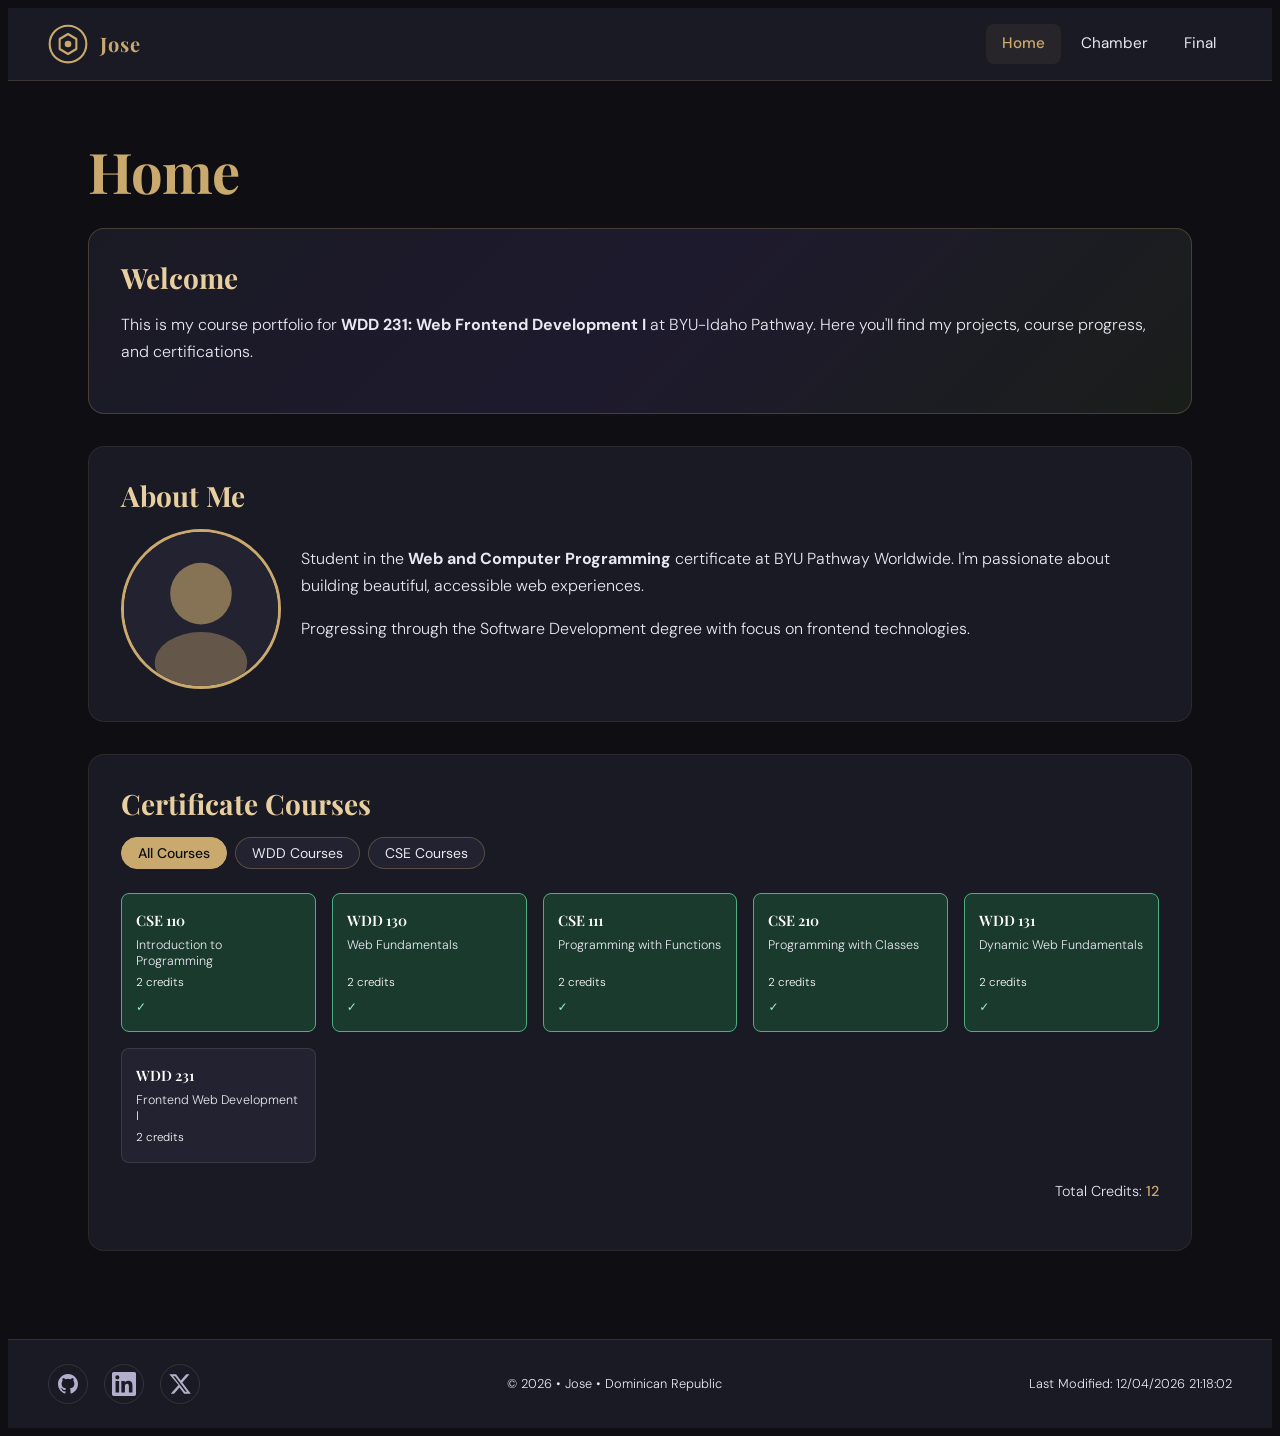
<file: index.html>
<!DOCTYPE html>
<html lang="en">
<head>
  <meta charset="UTF-8">
  <meta name="viewport" content="width=device-width, initial-scale=1.0">
  <meta name="description" content="Jose's WDD 231 course home page – Web Frontend Development portfolio at BYU-Idaho Pathway.">
  <meta name="author" content="Jose">
  <title>WDD 231 – Jose | Course Home</title>
  <link rel="preconnect" href="https://fonts.googleapis.com">
  <link rel="preconnect" href="https://fonts.gstatic.com" crossorigin>
  <link href="https://fonts.googleapis.com/css2?family=Playfair+Display:wght@600;700&family=DM+Sans:wght@300;400;500&display=swap" rel="stylesheet">

  <link rel="stylesheet" href="styles/small.css">
  <link rel="stylesheet" href="styles/large.css">
  <script src="scripts/navigation.js" defer></script>
  <script src="scripts/date.js" defer></script>
  <script src="scripts/course.js" defer></script>
</head>
<body>
  <header>
    <div class="header-brand">
      <svg class="site-logo" xmlns="http://www.w3.org/2000/svg" viewBox="0 0 48 48" aria-label="Site logo" role="img">
        <circle cx="24" cy="24" r="22" fill="none" stroke="currentColor" stroke-width="2.5"/>
        <path d="M14 18 L24 12 L34 18 L34 30 L24 36 L14 30 Z" fill="none" stroke="currentColor" stroke-width="2.5" stroke-linejoin="round"/>
        <circle cx="24" cy="24" r="4" fill="currentColor"/>
      </svg>
      <span class="site-name">Jose</span>
    </div>
    <button id="menu-btn" aria-label="Toggle navigation menu" aria-expanded="false">
      <span></span><span></span><span></span>
    </button>
    <nav id="main-nav">
      <ul>
        <li><a href="index.html" class="active">Home</a></li>
        <li><a href="chamber/directory.html">Chamber</a></li>
        <li><a href="final/index.html">Final</a></li>
      </ul>
    </nav>
  </header>

  <main>
    <h1>Home</h1>

    <section class="hero-section">
      <h2>Welcome</h2>
      <p>This is my course portfolio for <strong>WDD 231: Web Frontend Development I</strong> at BYU-Idaho Pathway. Here you'll find my projects, course progress, and certifications.</p>
    </section>

    <section class="profile-section">
      <h2>About Me</h2>
      <div class="profile-card">
        <div class="profile-img-wrap">
          <img src="images/profile.svg" alt="Jose's profile photo" width="200" height="200" loading="lazy">
        </div>
        <div class="profile-info">
          <p>Student in the <strong>Web and Computer Programming</strong> certificate at BYU Pathway Worldwide. I'm passionate about building beautiful, accessible web experiences.</p>
          <p>Progressing through the Software Development degree with focus on frontend technologies.</p>
        </div>
      </div>
    </section>

    <section class="courses-section">
      <h2>Certificate Courses</h2>
      <div class="course-filters">
        <button class="filter-btn active" data-filter="all">All Courses</button>
        <button class="filter-btn" data-filter="WDD">WDD Courses</button>
        <button class="filter-btn" data-filter="CSE">CSE Courses</button>
      </div>
      <div id="course-cards" class="course-grid"></div>
      <p class="credits-total">Total Credits: <span id="credits-count">0</span></p>
    </section>
  </main>

  <footer>
    <div class="social-links">
      <a href="https://github.com/" target="_blank" rel="noopener noreferrer" aria-label="GitHub Profile">
        <svg xmlns="http://www.w3.org/2000/svg" viewBox="0 0 24 24" width="24" height="24" aria-hidden="true">
          <path fill="currentColor" d="M12 2C6.477 2 2 6.477 2 12c0 4.418 2.865 8.166 6.839 9.489.5.092.682-.217.682-.482 0-.237-.008-.866-.013-1.7-2.782.604-3.369-1.341-3.369-1.341-.454-1.155-1.11-1.462-1.11-1.462-.908-.62.069-.608.069-.608 1.003.07 1.531 1.03 1.531 1.03.892 1.529 2.341 1.087 2.91.832.092-.647.35-1.088.636-1.338-2.22-.253-4.555-1.11-4.555-4.943 0-1.091.39-1.984 1.029-2.683-.103-.253-.446-1.27.098-2.647 0 0 .84-.269 2.75 1.025A9.578 9.578 0 0 1 12 6.836a9.59 9.59 0 0 1 2.504.337c1.909-1.294 2.747-1.025 2.747-1.025.546 1.377.203 2.394.1 2.647.64.699 1.028 1.592 1.028 2.683 0 3.842-2.339 4.687-4.566 4.935.359.309.678.919.678 1.852 0 1.336-.012 2.415-.012 2.743 0 .267.18.579.688.481C19.138 20.163 22 16.418 22 12c0-5.523-4.477-10-10-10z"/>
        </svg>
      </a>
      <a href="https://linkedin.com/" target="_blank" rel="noopener noreferrer" aria-label="LinkedIn Profile">
        <svg xmlns="http://www.w3.org/2000/svg" viewBox="0 0 24 24" width="24" height="24" aria-hidden="true">
          <path fill="currentColor" d="M20.447 20.452h-3.554v-5.569c0-1.328-.027-3.037-1.852-3.037-1.853 0-2.136 1.445-2.136 2.939v5.667H9.351V9h3.414v1.561h.046c.477-.9 1.637-1.85 3.37-1.85 3.601 0 4.267 2.37 4.267 5.455v6.286zM5.337 7.433a2.062 2.062 0 0 1-2.063-2.065 2.064 2.064 0 1 1 2.063 2.065zm1.782 13.019H3.555V9h3.564v11.452zM22.225 0H1.771C.792 0 0 .774 0 1.729v20.542C0 23.227.792 24 1.771 24h20.451C23.2 24 24 23.227 24 22.271V1.729C24 .774 23.2 0 22.222 0h.003z"/>
        </svg>
      </a>
      <a href="https://twitter.com/" target="_blank" rel="noopener noreferrer" aria-label="Twitter Profile">
        <svg xmlns="http://www.w3.org/2000/svg" viewBox="0 0 24 24" width="24" height="24" aria-hidden="true">
          <path fill="currentColor" d="M18.244 2.25h3.308l-7.227 8.26 8.502 11.24H16.17l-4.714-6.231-5.401 6.231H2.748l7.73-8.835L1.254 2.25H8.08l4.713 6.231zm-1.161 17.52h1.833L7.084 4.126H5.117z"/>
        </svg>
      </a>
    </div>
    <div class="footer-info">
      <p>&#169; <span id="currentyear"></span> &bull; Jose &bull; Dominican Republic</p>
    </div>
    <div class="footer-modified">
      <p id="lastModified"></p>
    </div>
  </footer>
</body>
</html>
</file>
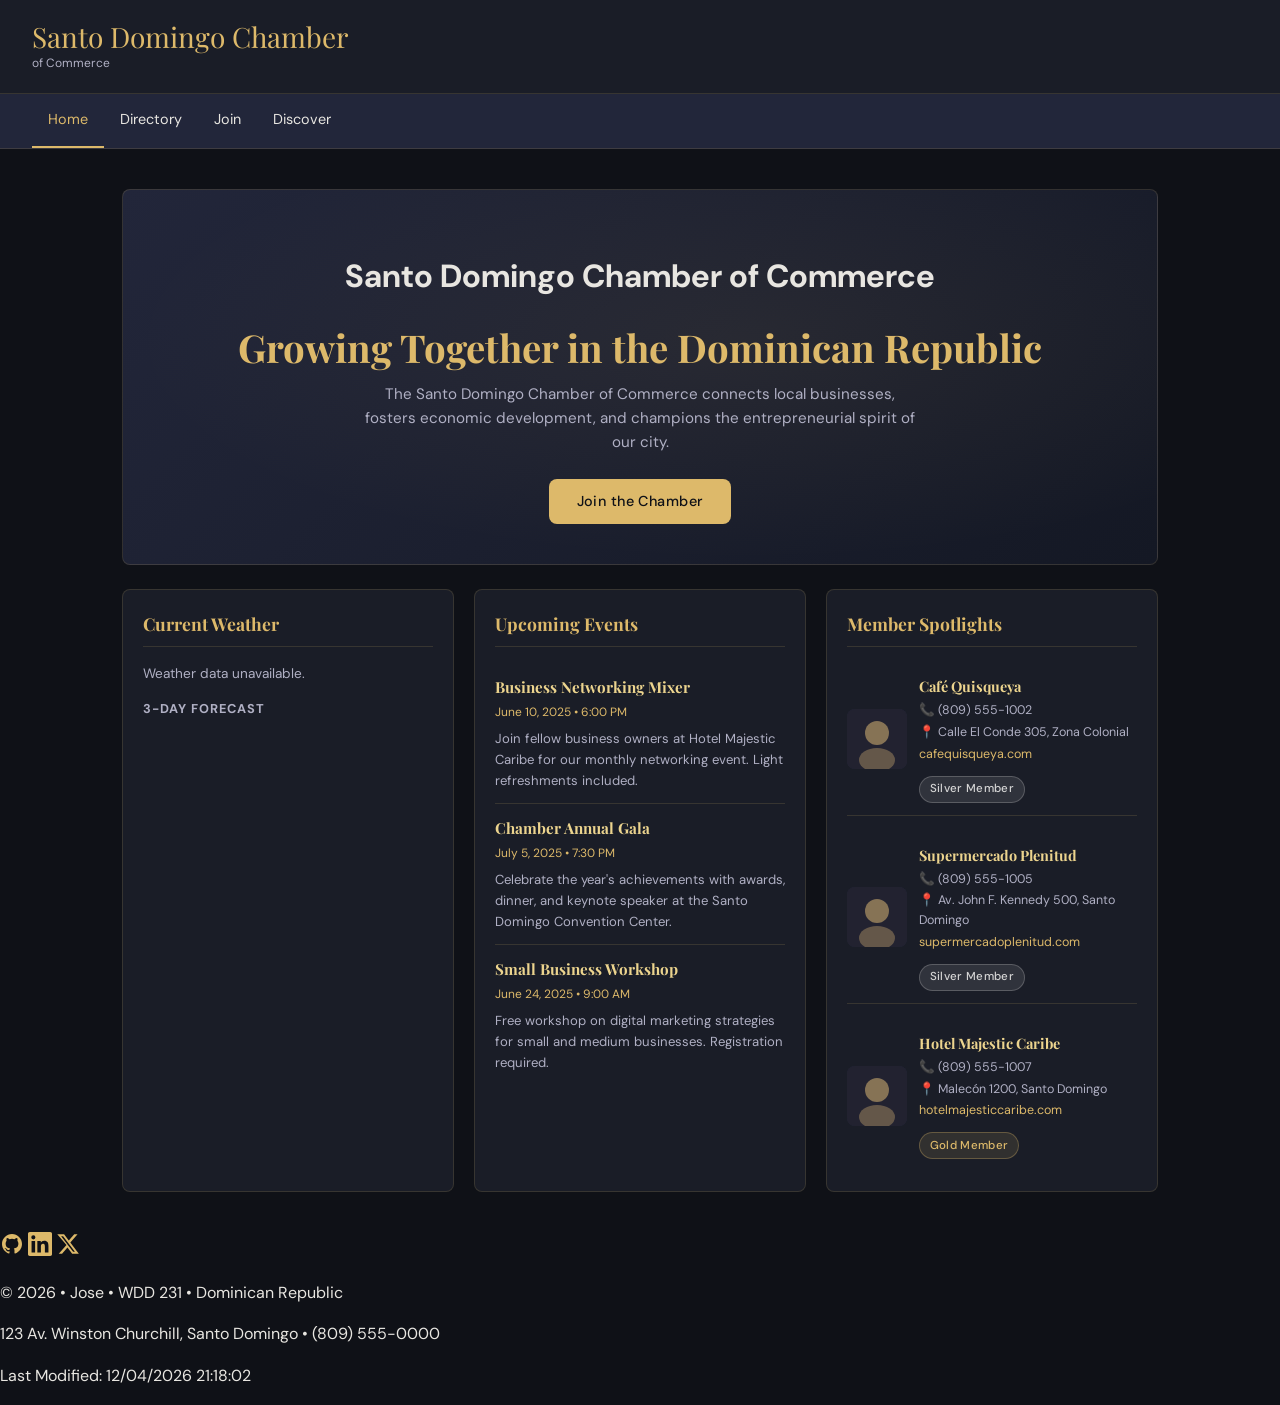
<file: chamber/index.html>
<!DOCTYPE html>
<html lang="en">
<head>
  <meta charset="UTF-8">
  <meta name="viewport" content="width=device-width, initial-scale=1.0">
  <meta name="description" content="Santo Domingo Chamber of Commerce – connecting local businesses and driving economic growth in the Dominican Republic.">
  <meta name="author" content="Jose Gregorio Schmucke">
  <meta property="og:type" content="website">
  <meta property="og:title" content="Santo Domingo Chamber of Commerce">
  <meta property="og:description" content="Connecting local businesses and driving economic growth in the Dominican Republic.">
  <meta property="og:image" content="https://schmuckedj.github.io/wdd231/chamber/images/profile.svg">
  <meta property="og:url" content="https://schmuckedj.github.io/wdd231/chamber/index.html">

  <title>Home | Santo Domingo Chamber of Commerce</title>

  <link rel="icon" href="../favicon.ico" type="image/x-icon">

  <link rel="preconnect" href="https://fonts.googleapis.com">
  <link rel="preconnect" href="https://fonts.gstatic.com" crossorigin>
  <link href="https://fonts.googleapis.com/css2?family=Playfair+Display:wght@600;700&family=DM+Sans:wght@300;400;500&display=swap" rel="stylesheet">

  <link rel="stylesheet" href="styles/normalize.css">
  <link rel="stylesheet" href="styles/small.css">
  <link rel="stylesheet" href="styles/larger.css">
</head>
<body>

  <header>
    <div class="header-brand">
      <div>
        <span class="brand-name">Santo Domingo Chamber</span>
        <p>of Commerce</p>
      </div>
    </div>
  </header>

  <nav>
    <button class="nav-toggle" aria-expanded="false" aria-controls="primary-nav" id="nav-toggle">
      Menu
      <span class="hamburger" aria-hidden="true">
        <span></span><span></span><span></span>
      </span>
    </button>
    <ul id="primary-nav">
      <li><a href="index.html" class="active">Home</a></li>
      <li><a href="directory.html">Directory</a></li>
      <li><a href="join.html">Join</a></li>
      <li><a href="discover.html">Discover</a></li>
    </ul>
  </nav>

  <main>

    <!-- HERO -->
    <section class="hero">
      <div class="hero-content">
        <h1>Santo Domingo Chamber of Commerce</h1>
        <h2>Growing Together in the Dominican Republic</h2>
        <p>The Santo Domingo Chamber of Commerce connects local businesses, fosters economic development, and champions the entrepreneurial spirit of our city.</p>
        <a href="join.html" class="cta-btn">Join the Chamber</a>
      </div>
    </section>

    <!-- HOME GRID LAYOUT -->
    <div class="home-grid">

      <!-- WEATHER -->
      <section class="home-card" id="weather-section">
        <h2 class="section-title">Current Weather</h2>
        <div id="weather-now">
          <p class="weather-loading">Loading weather…</p>
        </div>
        <h3 class="forecast-title">3-Day Forecast</h3>
        <div id="weather-forecast" class="forecast-grid"></div>
      </section>

      <!-- EVENTS -->
      <section class="home-card" id="events-section">
        <h2 class="section-title">Upcoming Events</h2>
        <div class="event">
          <h3>Business Networking Mixer</h3>
          <p class="event-meta">June 10, 2025 &bull; 6:00 PM</p>
          <p>Join fellow business owners at Hotel Majestic Caribe for our monthly networking event. Light refreshments included.</p>
        </div>
        <div class="event">
          <h3>Chamber Annual Gala</h3>
          <p class="event-meta">July 5, 2025 &bull; 7:30 PM</p>
          <p>Celebrate the year's achievements with awards, dinner, and keynote speaker at the Santo Domingo Convention Center.</p>
        </div>
        <div class="event">
          <h3>Small Business Workshop</h3>
          <p class="event-meta">June 24, 2025 &bull; 9:00 AM</p>
          <p>Free workshop on digital marketing strategies for small and medium businesses. Registration required.</p>
        </div>
      </section>

      <!-- SPOTLIGHTS -->
      <section class="home-card spotlight-section" id="spotlight-section">
        <h2 class="section-title">Member Spotlights</h2>
        <div id="spotlights-container"></div>
      </section>

    </div>
  </main>

  <footer>
    <div class="social-links">
      <a href="https://github.com/schmuckedj" target="_blank" rel="noopener noreferrer" aria-label="GitHub Profile">
        <svg xmlns="http://www.w3.org/2000/svg" viewBox="0 0 24 24" width="24" height="24" aria-hidden="true">
          <path fill="currentColor" d="M12 2C6.477 2 2 6.477 2 12c0 4.418 2.865 8.166 6.839 9.489.5.092.682-.217.682-.482 0-.237-.008-.866-.013-1.7-2.782.604-3.369-1.341-3.369-1.341-.454-1.155-1.11-1.462-1.11-1.462-.908-.62.069-.608.069-.608 1.003.07 1.531 1.03 1.531 1.03.892 1.529 2.341 1.087 2.91.832.092-.647.35-1.088.636-1.338-2.22-.253-4.555-1.11-4.555-4.943 0-1.091.39-1.984 1.029-2.683-.103-.253-.446-1.27.098-2.647 0 0 .84-.269 2.75 1.025A9.578 9.578 0 0 1 12 6.836a9.59 9.59 0 0 1 2.504.337c1.909-1.294 2.747-1.025 2.747-1.025.546 1.377.203 2.394.1 2.647.64.699 1.028 1.592 1.028 2.683 0 3.842-2.339 4.687-4.566 4.935.359.309.678.919.678 1.852 0 1.336-.012 2.415-.012 2.743 0 .267.18.579.688.481C19.138 20.163 22 16.418 22 12c0-5.523-4.477-10-10-10z"/>
        </svg>
      </a>
      <a href="https://linkedin.com/" target="_blank" rel="noopener noreferrer" aria-label="LinkedIn Profile">
        <svg xmlns="http://www.w3.org/2000/svg" viewBox="0 0 24 24" width="24" height="24" aria-hidden="true">
          <path fill="currentColor" d="M20.447 20.452h-3.554v-5.569c0-1.328-.027-3.037-1.852-3.037-1.853 0-2.136 1.445-2.136 2.939v5.667H9.351V9h3.414v1.561h.046c.477-.9 1.637-1.85 3.37-1.85 3.601 0 4.267 2.37 4.267 5.455v6.286zM5.337 7.433a2.062 2.062 0 0 1-2.063-2.065 2.064 2.064 0 1 1 2.063 2.065zm1.782 13.019H3.555V9h3.564v11.452zM22.225 0H1.771C.792 0 0 .774 0 1.729v20.542C0 23.227.792 24 1.771 24h20.451C23.2 24 24 23.227 24 22.271V1.729C24 .774 23.2 0 22.222 0h.003z"/>
        </svg>
      </a>
      <a href="https://twitter.com/" target="_blank" rel="noopener noreferrer" aria-label="Twitter Profile">
        <svg xmlns="http://www.w3.org/2000/svg" viewBox="0 0 24 24" width="24" height="24" aria-hidden="true">
          <path fill="currentColor" d="M18.244 2.25h3.308l-7.227 8.26 8.502 11.24H16.17l-4.714-6.231-5.401 6.231H2.748l7.73-8.835L1.254 2.25H8.08l4.713 6.231zm-1.161 17.52h1.833L7.084 4.126H5.117z"/>
        </svg>
      </a>
    </div>
    <div class="footer-info">
      <p>&#169; <span id="currentyear"></span> &bull; Jose &bull; WDD 231 &bull; Dominican Republic</p>
      <p>123 Av. Winston Churchill, Santo Domingo &bull; (809) 555-0000</p>
    </div>
    <div class="footer-modified">
      <p id="lastModified"></p>
    </div>
  </footer>

  <script src="scripts/date.js" defer></script>
  <script src="scripts/home.js" defer></script>
  <script src="scripts/nav.js" defer></script>
</body>
</html>
</file>
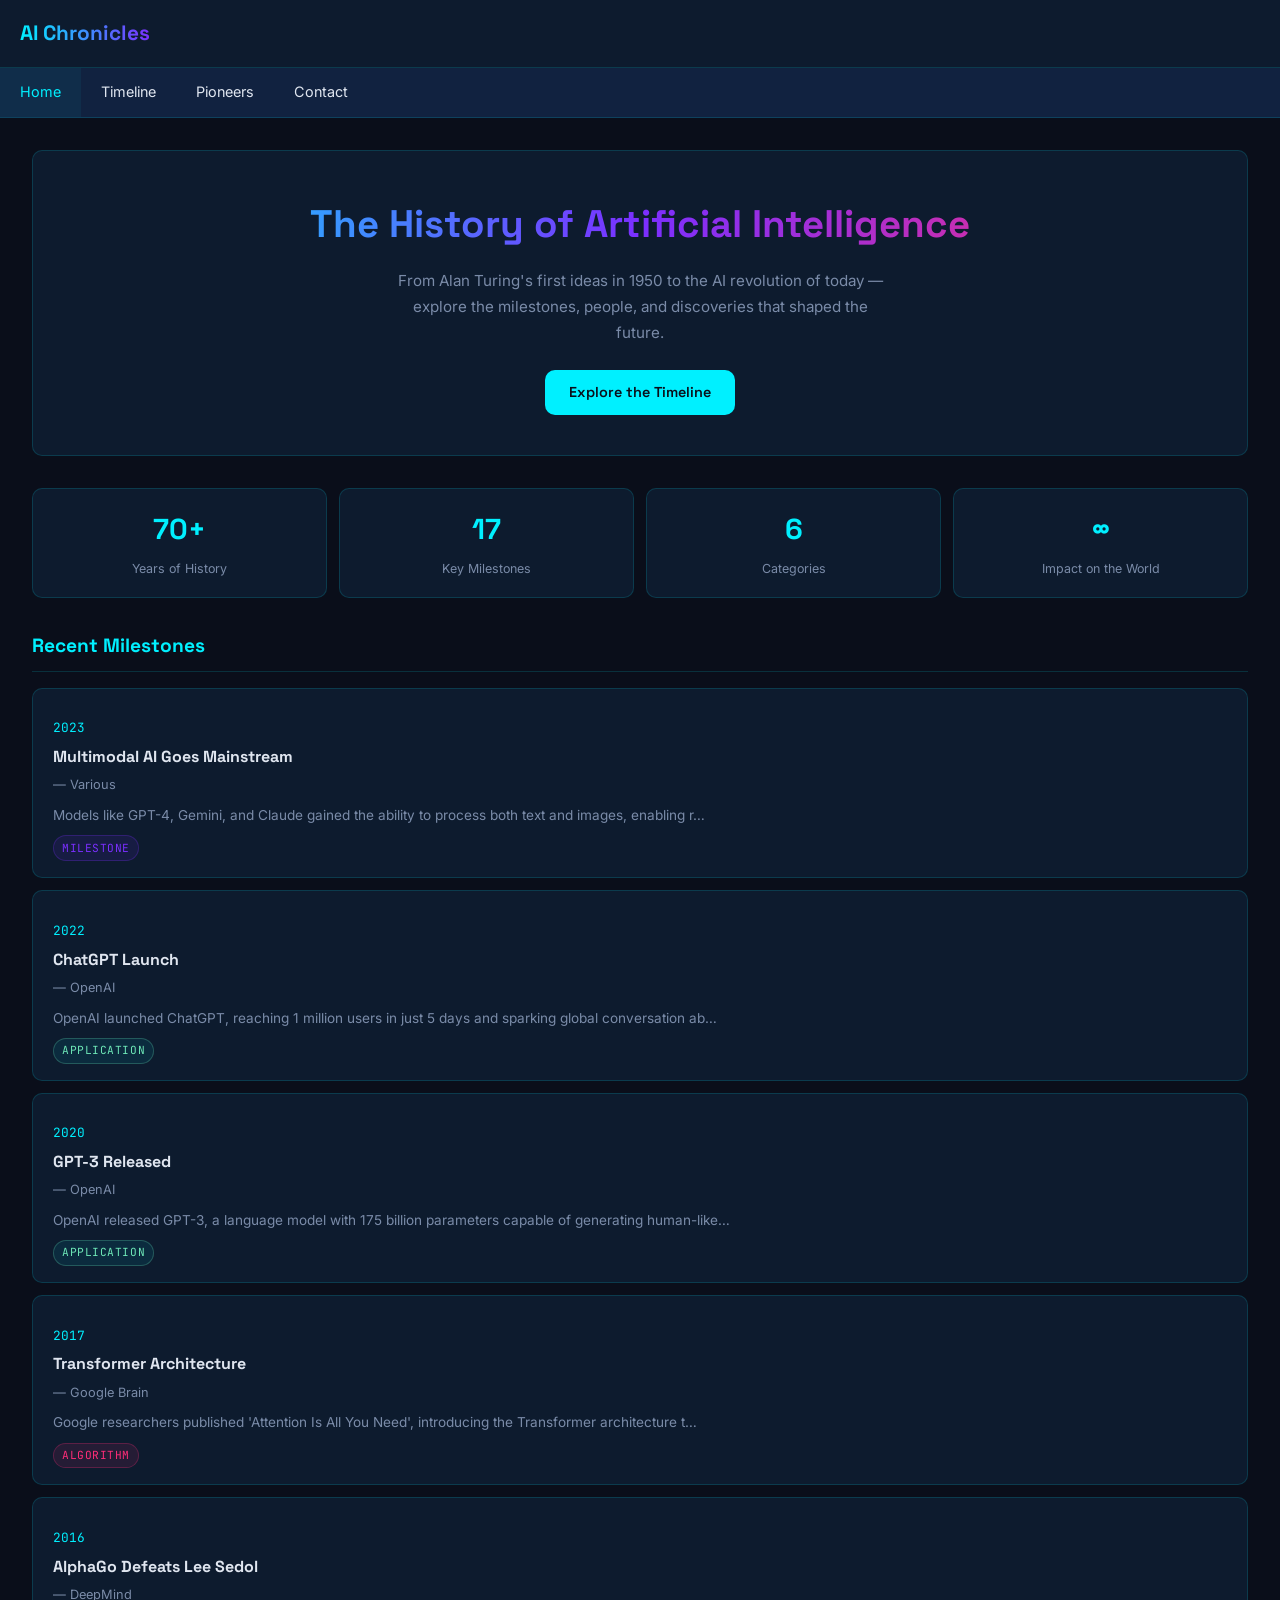
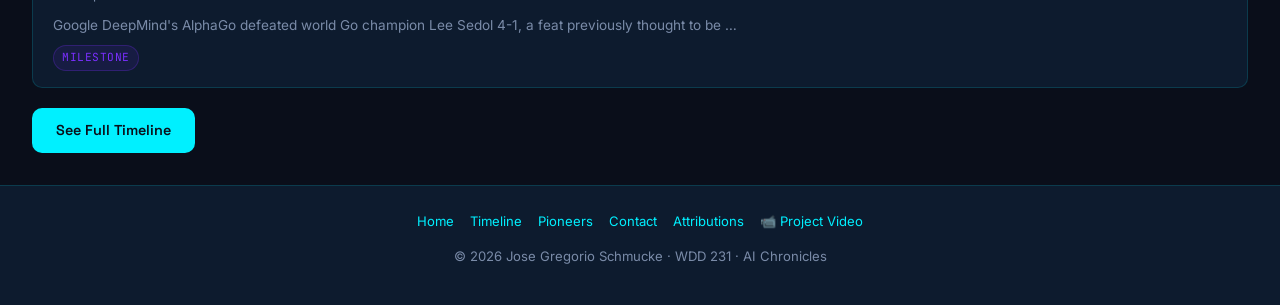
<file: final/index.html>
<!DOCTYPE html>
<html lang="en">
<head>
  <meta charset="UTF-8">
  <meta name="viewport" content="width=device-width, initial-scale=1.0">
  <meta name="description" content="AI Chronicles — Explore the history of artificial intelligence from 1950 to today.">
  <meta name="author" content="Jose Gregorio Schmucke">
  <meta property="og:type" content="website">
  <meta property="og:title" content="AI Chronicles — History of Artificial Intelligence">
  <meta property="og:description" content="Explore key milestones, pioneers, and papers in AI history.">
  <meta property="og:url" content="https://schmuckedj.github.io/wdd231/final/index.html">
  <title>Home | AI Chronicles</title>
  <link rel="icon" href="../favicon.ico" type="image/x-icon">
  <link rel="preconnect" href="https://fonts.googleapis.com">
  <link rel="preconnect" href="https://fonts.gstatic.com" crossorigin>
  <link href="https://fonts.googleapis.com/css2?family=Space+Grotesk:wght@400;600;700&family=Inter:wght@300;400;500&family=JetBrains+Mono:wght@400;600&display=swap" rel="stylesheet">
  <link rel="stylesheet" href="styles/main.css">
</head>
<body>

  <header>
    <span class="logo">AI Chronicles</span>
  </header>

  <nav>
    <button class="nav-toggle" id="nav-toggle" aria-expanded="false" aria-controls="primary-nav">
      Menu
      <span class="hamburger" aria-hidden="true">
        <span></span><span></span><span></span>
      </span>
    </button>
    <ul id="primary-nav">
      <li><a href="index.html" class="active">Home</a></li>
      <li><a href="timeline.html">Timeline</a></li>
      <li><a href="pioneers.html">Pioneers</a></li>
      <li><a href="contact.html">Contact</a></li>
    </ul>
  </nav>

  <main>

    <section class="hero">
      <h1>The History of Artificial Intelligence</h1>
      <p>From Alan Turing's first ideas in 1950 to the AI revolution of today — explore the milestones, people, and discoveries that shaped the future.</p>
      <a href="timeline.html" class="btn">Explore the Timeline</a>
    </section>

    <!-- STATS -->
    <div class="stats-grid" id="stats-grid">
      <div class="stat-card">
        <span class="stat-number" id="stat-years">70+</span>
        <span class="stat-label">Years of History</span>
      </div>
      <div class="stat-card">
        <span class="stat-number" id="stat-milestones">17</span>
        <span class="stat-label">Key Milestones</span>
      </div>
      <div class="stat-card">
        <span class="stat-number">6</span>
        <span class="stat-label">Categories</span>
      </div>
      <div class="stat-card">
        <span class="stat-number">∞</span>
        <span class="stat-label">Impact on the World</span>
      </div>
    </div>

    <!-- RECENT MILESTONES -->
    <section>
      <h2 class="section-title">Recent Milestones</h2>
      <div id="recent-milestones">
        <p style="color: var(--muted)">Loading milestones…</p>
      </div>
      <a href="timeline.html" class="btn" style="margin-top: 0.5rem;">See Full Timeline</a>
    </section>

  </main>

  <!-- MODAL -->
  <div class="modal-overlay" id="modal-overlay" role="dialog" aria-modal="true" aria-labelledby="modal-title">
    <div class="modal-box">
      <button class="modal-close" id="modal-close" aria-label="Close">&times;</button>
      <p class="modal-year" id="modal-year"></p>
      <h2 class="modal-title" id="modal-title"></h2>
      <p class="modal-person" id="modal-person"></p>
      <div class="modal-body">
        <p><strong>What happened:</strong> <span id="modal-desc"></span></p>
        <p><strong>Why it matters:</strong> <span id="modal-impact"></span></p>
      </div>
    </div>
  </div>

  <footer>
    <div class="footer-links">
      <a href="index.html">Home</a>
      <a href="timeline.html">Timeline</a>
      <a href="pioneers.html">Pioneers</a>
      <a href="contact.html">Contact</a>
      <a href="attributions.html">Attributions</a>
      <a href="https://www.loom.com/share/0e9af1ce99754f238c3662977b02c44b" target="_blank" rel="noopener">📹 Project Video</a>
    </div>
    <p>© <span id="year"></span> Jose Gregorio Schmucke · WDD 231 · AI Chronicles</p>
  </footer>

  <script type="module" src="scripts/nav.js"></script>
  <script type="module" src="scripts/home.js"></script>
</body>
</html>
</file>
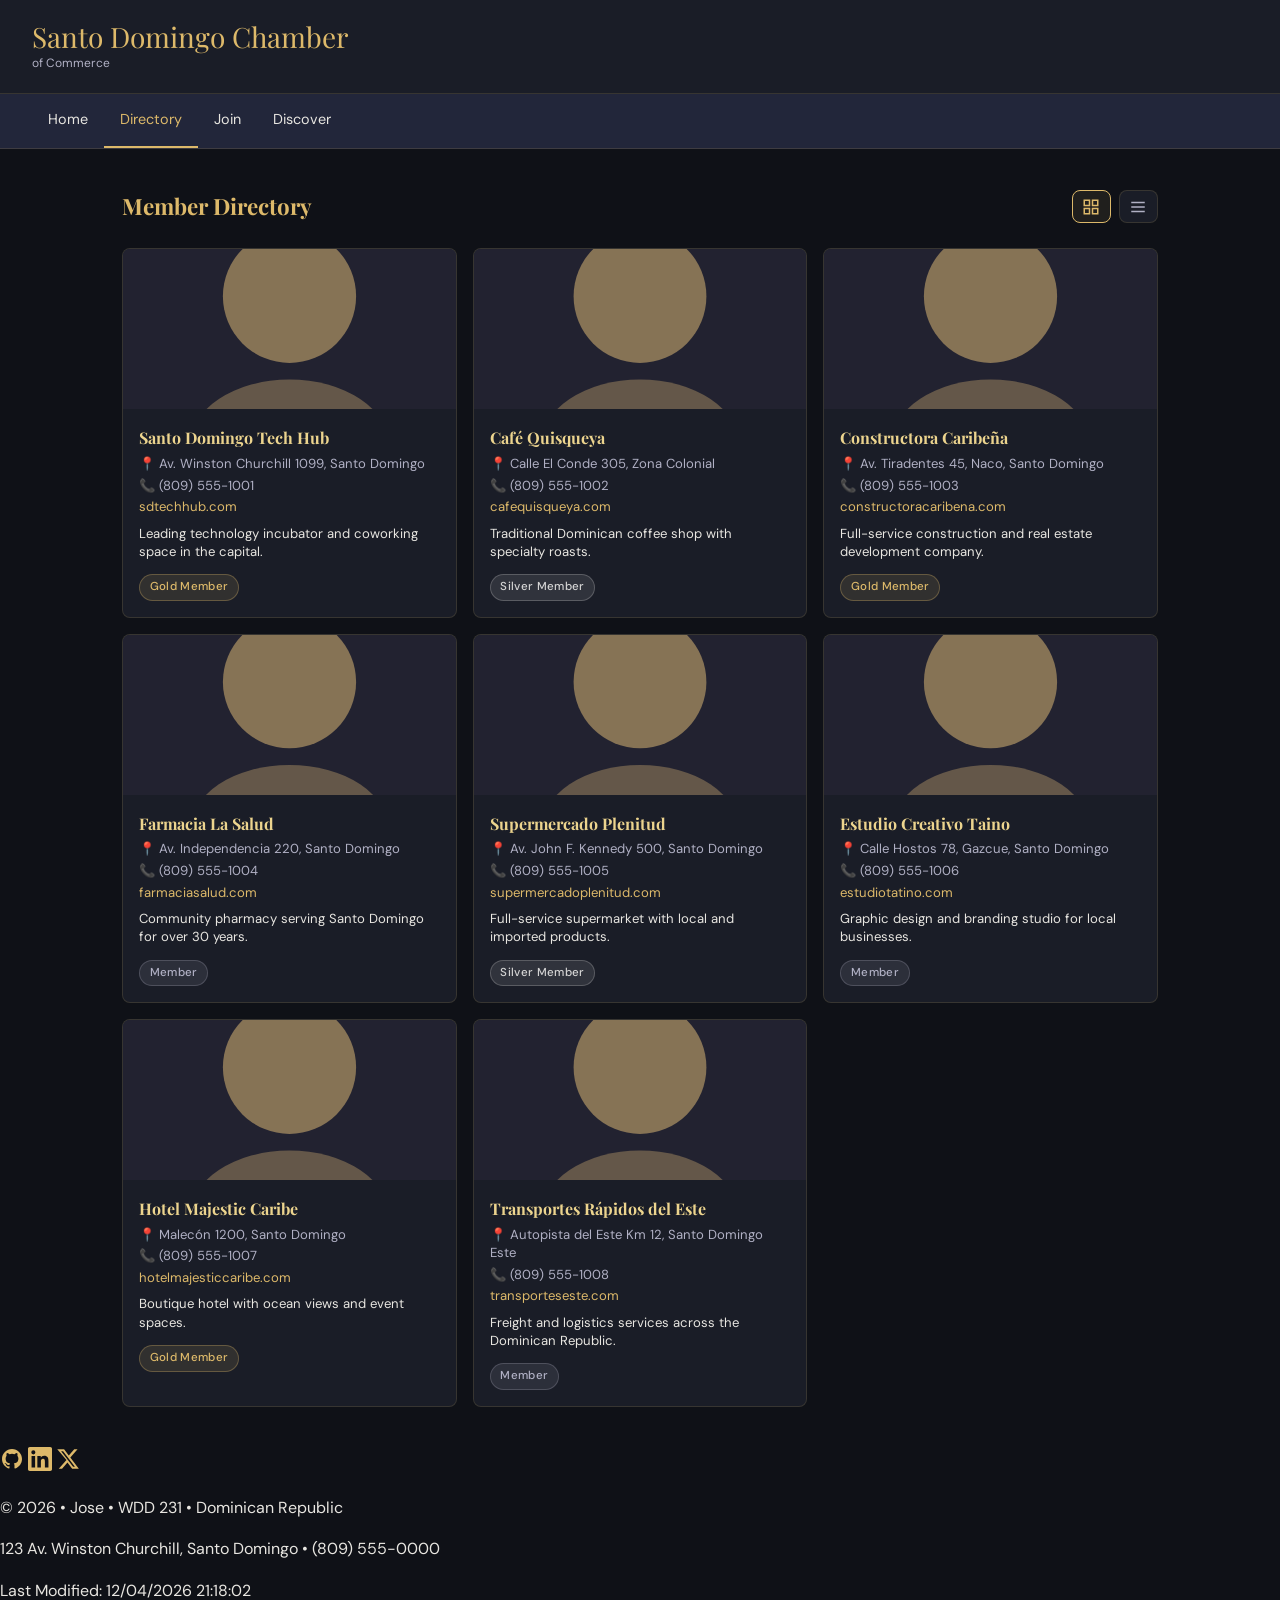
<file: chamber/directory.html>
<!DOCTYPE html>
<html lang="en">
<head>
  <meta charset="UTF-8">
  <meta name="viewport" content="width=device-width, initial-scale=1.0">
  <meta name="description" content="Directory of member businesses of the Santo Domingo Chamber of Commerce.">
  <meta name="author" content="Jose">
  <meta property="og:type" content="website">
  <meta property="og:title" content="Santo Domingo Chamber of Commerce – Member Directory">
  <meta property="og:description" content="Explore the member businesses of the Santo Domingo Chamber of Commerce.">
  <meta property="og:image" content="https://schmuckedj.github.io/wdd231/chamber/images/profile.svg">
  <meta property="og:url" content="https://schmuckedj.github.io/wdd231/chamber/directory.html">

  <title>Member Directory | Santo Domingo Chamber of Commerce</title>

  <link rel="icon" href="../favicon.ico" type="image/x-icon">

  <link rel="preconnect" href="https://fonts.googleapis.com">
  <link rel="preconnect" href="https://fonts.gstatic.com" crossorigin>
  <link href="https://fonts.googleapis.com/css2?family=Playfair+Display:wght@600;700&family=DM+Sans:wght@300;400;500&display=swap" rel="stylesheet">

  <link rel="stylesheet" href="styles/normalize.css">
  <link rel="stylesheet" href="styles/small.css">
  <link rel="stylesheet" href="styles/larger.css">
</head>
<body>

  <header>
    <div class="header-brand">
      <div>
        <span class="brand-name">Santo Domingo Chamber</span>
        <p>of Commerce</p>
      </div>
    </div>
  </header>

  <nav>
    <button class="nav-toggle" aria-expanded="false" aria-controls="primary-nav" id="nav-toggle">
      Menu
      <span class="hamburger" aria-hidden="true">
        <span></span><span></span><span></span>
      </span>
    </button>
    <ul id="primary-nav">
      <li><a href="index.html">Home</a></li>
      <li><a href="directory.html" class="active">Directory</a></li>
      <li><a href="join.html">Join</a></li>
      <li><a href="discover.html">Discover</a></li>
    </ul>
  </nav>

  <main>
    <div class="directory-controls">
      <h2>Member Directory</h2>
      <div class="view-buttons">
        <button class="view-btn" id="grid-btn" title="Grid view" aria-label="Grid view">
          <svg width="18" height="18" viewBox="0 0 24 24" fill="none" stroke="currentColor" stroke-width="2">
            <rect x="3" y="3" width="7" height="7"/><rect x="14" y="3" width="7" height="7"/>
            <rect x="3" y="14" width="7" height="7"/><rect x="14" y="14" width="7" height="7"/>
          </svg>
        </button>
        <button class="view-btn" id="list-btn" title="List view" aria-label="List view">
          <svg width="18" height="18" viewBox="0 0 24 24" fill="none" stroke="currentColor" stroke-width="2">
            <line x1="3" y1="6" x2="21" y2="6"/><line x1="3" y1="12" x2="21" y2="12"/>
            <line x1="3" y1="18" x2="21" y2="18"/>
          </svg>
        </button>
      </div>
    </div>

    <div id="members-container" class="grid"></div>
  </main>

  <footer>
    <div class="social-links">
      <a href="https://github.com/schmuckedj" target="_blank" rel="noopener noreferrer" aria-label="GitHub Profile">
        <svg xmlns="http://www.w3.org/2000/svg" viewBox="0 0 24 24" width="24" height="24" aria-hidden="true">
          <path fill="currentColor" d="M12 2C6.477 2 2 6.477 2 12c0 4.418 2.865 8.166 6.839 9.489.5.092.682-.217.682-.482 0-.237-.008-.866-.013-1.7-2.782.604-3.369-1.341-3.369-1.341-.454-1.155-1.11-1.462-1.11-1.462-.908-.62.069-.608.069-.608 1.003.07 1.531 1.03 1.531 1.03.892 1.529 2.341 1.087 2.91.832.092-.647.35-1.088.636-1.338-2.22-.253-4.555-1.11-4.555-4.943 0-1.091.39-1.984 1.029-2.683-.103-.253-.446-1.27.098-2.647 0 0 .84-.269 2.75 1.025A9.578 9.578 0 0 1 12 6.836a9.59 9.59 0 0 1 2.504.337c1.909-1.294 2.747-1.025 2.747-1.025.546 1.377.203 2.394.1 2.647.64.699 1.028 1.592 1.028 2.683 0 3.842-2.339 4.687-4.566 4.935.359.309.678.919.678 1.852 0 1.336-.012 2.415-.012 2.743 0 .267.18.579.688.481C19.138 20.163 22 16.418 22 12c0-5.523-4.477-10-10-10z"/>
        </svg>
      </a>
      <a href="https://linkedin.com/" target="_blank" rel="noopener noreferrer" aria-label="LinkedIn Profile">
        <svg xmlns="http://www.w3.org/2000/svg" viewBox="0 0 24 24" width="24" height="24" aria-hidden="true">
          <path fill="currentColor" d="M20.447 20.452h-3.554v-5.569c0-1.328-.027-3.037-1.852-3.037-1.853 0-2.136 1.445-2.136 2.939v5.667H9.351V9h3.414v1.561h.046c.477-.9 1.637-1.85 3.37-1.85 3.601 0 4.267 2.37 4.267 5.455v6.286zM5.337 7.433a2.062 2.062 0 0 1-2.063-2.065 2.064 2.064 0 1 1 2.063 2.065zm1.782 13.019H3.555V9h3.564v11.452zM22.225 0H1.771C.792 0 0 .774 0 1.729v20.542C0 23.227.792 24 1.771 24h20.451C23.2 24 24 23.227 24 22.271V1.729C24 .774 23.2 0 22.222 0h.003z"/>
        </svg>
      </a>
      <a href="https://twitter.com/" target="_blank" rel="noopener noreferrer" aria-label="Twitter Profile">
        <svg xmlns="http://www.w3.org/2000/svg" viewBox="0 0 24 24" width="24" height="24" aria-hidden="true">
          <path fill="currentColor" d="M18.244 2.25h3.308l-7.227 8.26 8.502 11.24H16.17l-4.714-6.231-5.401 6.231H2.748l7.73-8.835L1.254 2.25H8.08l4.713 6.231zm-1.161 17.52h1.833L7.084 4.126H5.117z"/>
        </svg>
      </a>
    </div>
    <div class="footer-info">
      <p>&#169; <span id="currentyear"></span> &bull; Jose &bull; WDD 231 &bull; Dominican Republic</p>
      <p>123 Av. Winston Churchill, Santo Domingo &bull; (809) 555-0000</p>
    </div>
    <div class="footer-modified">
      <p id="lastModified"></p>
    </div>
  </footer>

  <script src="scripts/date.js" defer></script>
  <script src="scripts/members.js" defer></script>
  <script src="scripts/nav.js" defer></script>
</body>
</html>
</file>
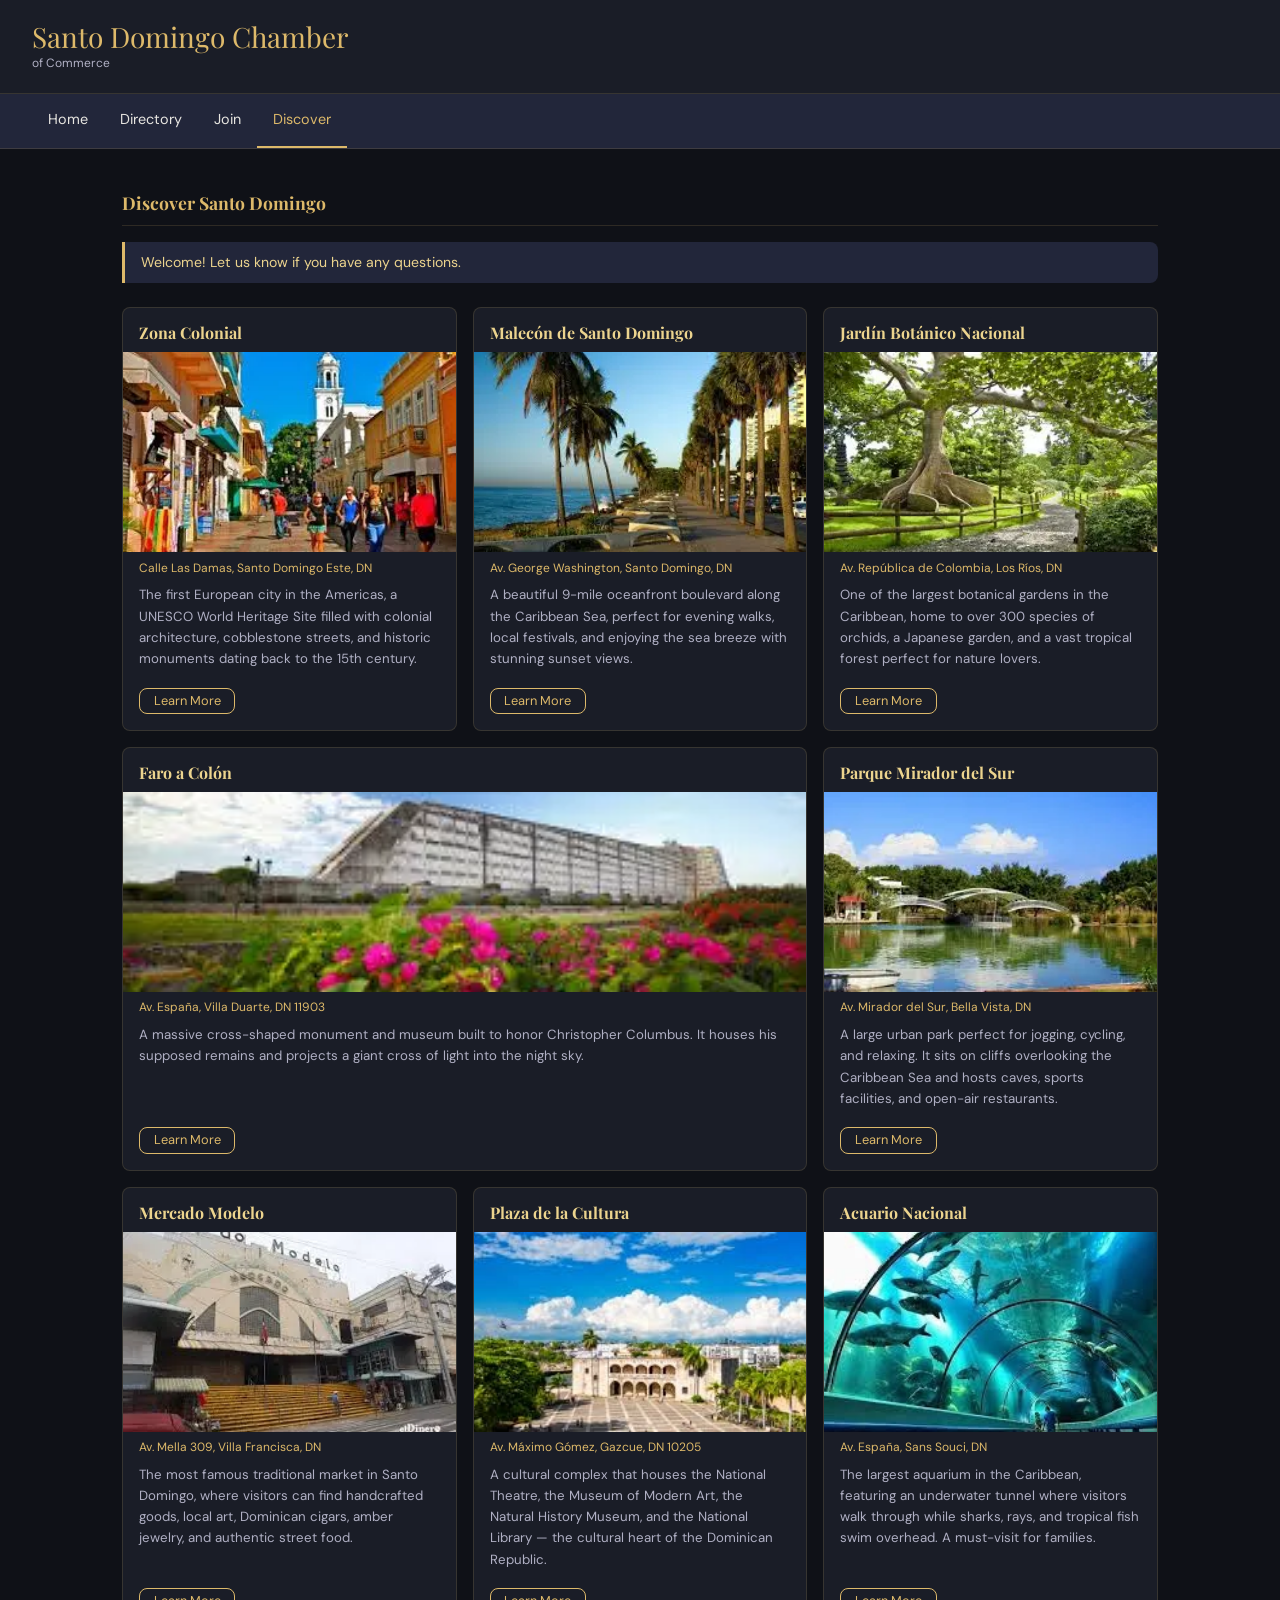
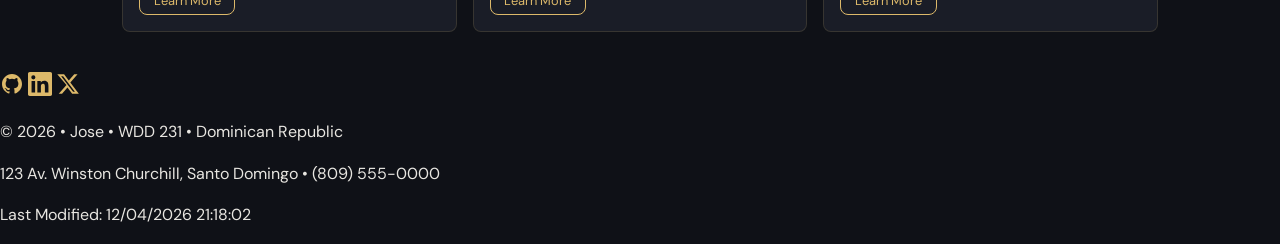
<file: chamber/discover.html>
<!DOCTYPE html>
<html lang="en">
<head>
  <meta charset="UTF-8">
  <meta name="viewport" content="width=device-width, initial-scale=1.0">
  <meta name="description" content="Discover Santo Domingo — top places, culture, and attractions in the Dominican Republic.">
  <meta name="author" content="Jose Gregorio Schmucke">
  <meta property="og:type" content="website">
  <meta property="og:title" content="Discover Santo Domingo | Chamber of Commerce">
  <meta property="og:description" content="Explore the best places and attractions in Santo Domingo, Dominican Republic.">
  <meta property="og:image" content="https://schmuckedj.github.io/wdd231/chamber/images/profile.svg">
  <meta property="og:url" content="https://schmuckedj.github.io/wdd231/chamber/discover.html">
  <title>Discover | Santo Domingo Chamber of Commerce</title>
  <link rel="icon" href="../favicon.ico" type="image/x-icon">
  <link rel="preconnect" href="https://fonts.googleapis.com">
  <link rel="preconnect" href="https://fonts.gstatic.com" crossorigin>
  <link href="https://fonts.googleapis.com/css2?family=Playfair+Display:wght@600;700&family=DM+Sans:wght@300;400;500&display=swap" rel="stylesheet">
  <link rel="stylesheet" href="styles/normalize.css">
  <link rel="stylesheet" href="styles/small.css">
  <link rel="stylesheet" href="styles/larger.css">
  <link rel="stylesheet" href="styles/discover.css">
</head>
<body>

  <header>
    <div class="header-brand">
      <div>
        <span class="brand-name">Santo Domingo Chamber</span>
        <p>of Commerce</p>
      </div>
    </div>
  </header>

  <nav>
    <button class="nav-toggle" aria-expanded="false" aria-controls="primary-nav" id="nav-toggle">
      Menu
      <span class="hamburger" aria-hidden="true">
        <span></span><span></span><span></span>
      </span>
    </button>
    <ul id="primary-nav">
      <li><a href="index.html">Home</a></li>
      <li><a href="directory.html">Directory</a></li>
      <li><a href="join.html">Join</a></li>
      <li><a href="discover.html" class="active">Discover</a></li>
    </ul>
  </nav>

  <main>
    <h1 class="section-title">Discover Santo Domingo</h1>

    <p id="visit-msg" class="visit-msg"></p>

    <div id="discover-grid" class="discover-grid"></div>
  </main>

  <footer>
    <div class="social-links">
      <a href="https://github.com/schmuckedj" target="_blank" rel="noopener noreferrer" aria-label="GitHub Profile">
        <svg xmlns="http://www.w3.org/2000/svg" viewBox="0 0 24 24" width="24" height="24" aria-hidden="true">
          <path fill="currentColor" d="M12 2C6.477 2 2 6.477 2 12c0 4.418 2.865 8.166 6.839 9.489.5.092.682-.217.682-.482 0-.237-.008-.866-.013-1.7-2.782.604-3.369-1.341-3.369-1.341-.454-1.155-1.11-1.462-1.11-1.462-.908-.62.069-.608.069-.608 1.003.07 1.531 1.03 1.531 1.03.892 1.529 2.341 1.087 2.91.832.092-.647.35-1.088.636-1.338-2.22-.253-4.555-1.11-4.555-4.943 0-1.091.39-1.984 1.029-2.683-.103-.253-.446-1.27.098-2.647 0 0 .84-.269 2.75 1.025A9.578 9.578 0 0 1 12 6.836a9.59 9.59 0 0 1 2.504.337c1.909-1.294 2.747-1.025 2.747-1.025.546 1.377.203 2.394.1 2.647.64.699 1.028 1.592 1.028 2.683 0 3.842-2.339 4.687-4.566 4.935.359.309.678.919.678 1.852 0 1.336-.012 2.415-.012 2.743 0 .267.18.579.688.481C19.138 20.163 22 16.418 22 12c0-5.523-4.477-10-10-10z"/>
        </svg>
      </a>
      <a href="https://linkedin.com/" target="_blank" rel="noopener noreferrer" aria-label="LinkedIn Profile">
        <svg xmlns="http://www.w3.org/2000/svg" viewBox="0 0 24 24" width="24" height="24" aria-hidden="true">
          <path fill="currentColor" d="M20.447 20.452h-3.554v-5.569c0-1.328-.027-3.037-1.852-3.037-1.853 0-2.136 1.445-2.136 2.939v5.667H9.351V9h3.414v1.561h.046c.477-.9 1.637-1.85 3.37-1.85 3.601 0 4.267 2.37 4.267 5.455v6.286zM5.337 7.433a2.062 2.062 0 0 1-2.063-2.065 2.064 2.064 0 1 1 2.063 2.065zm1.782 13.019H3.555V9h3.564v11.452zM22.225 0H1.771C.792 0 0 .774 0 1.729v20.542C0 23.227.792 24 1.771 24h20.451C23.2 24 24 23.227 24 22.271V1.729C24 .774 23.2 0 22.222 0h.003z"/>
        </svg>
      </a>
      <a href="https://twitter.com/" target="_blank" rel="noopener noreferrer" aria-label="Twitter Profile">
        <svg xmlns="http://www.w3.org/2000/svg" viewBox="0 0 24 24" width="24" height="24" aria-hidden="true">
          <path fill="currentColor" d="M18.244 2.25h3.308l-7.227 8.26 8.502 11.24H16.17l-4.714-6.231-5.401 6.231H2.748l7.73-8.835L1.254 2.25H8.08l4.713 6.231zm-1.161 17.52h1.833L7.084 4.126H5.117z"/>
        </svg>
      </a>
    </div>
    <div class="footer-info">
      <p>&#169; <span id="currentyear"></span> &bull; Jose &bull; WDD 231 &bull; Dominican Republic</p>
      <p>123 Av. Winston Churchill, Santo Domingo &bull; (809) 555-0000</p>
    </div>
    <div class="footer-modified">
      <p id="lastModified"></p>
    </div>
  </footer>

  <script src="scripts/date.js" defer></script>
  <script src="scripts/nav.js" defer></script>
  <script type="module" src="scripts/discover.js"></script>
</body>
</html>
</file>
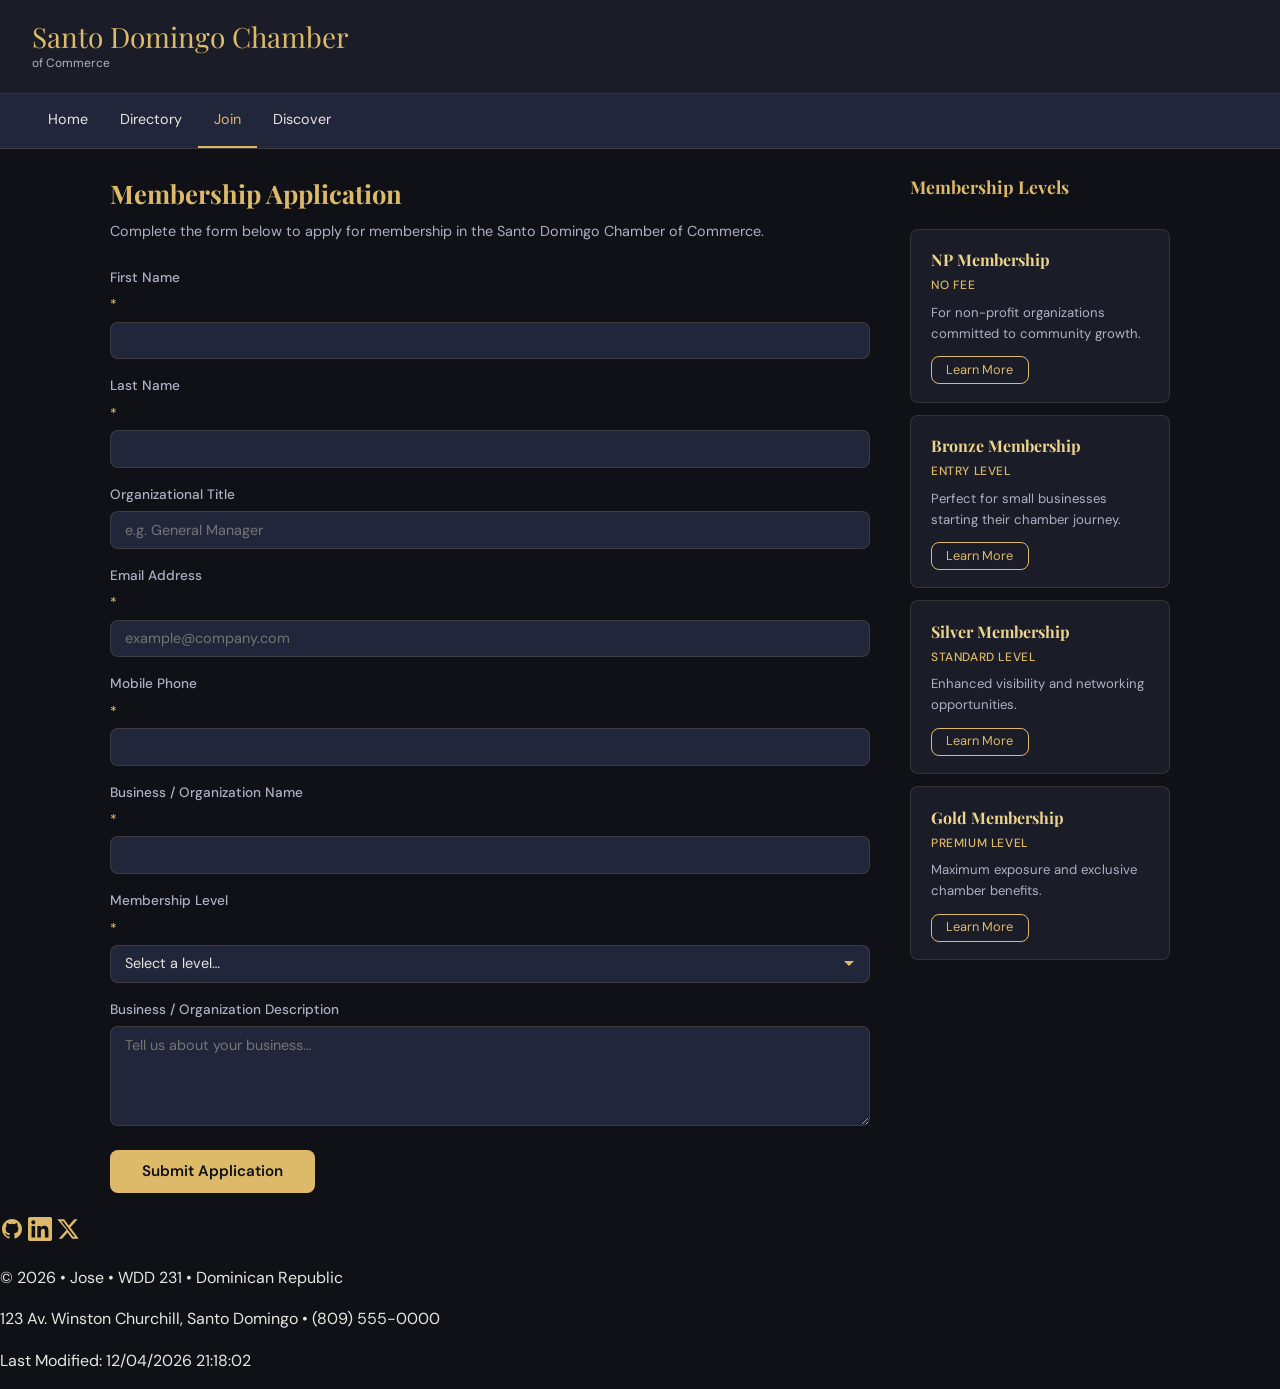
<file: chamber/join.html>
<!DOCTYPE html>
<html lang="en">
<head>
  <meta charset="UTF-8">
  <meta name="viewport" content="width=device-width, initial-scale=1.0">
  <meta name="description" content="Join the Santo Domingo Chamber of Commerce. Apply for membership and connect with local businesses.">
  <meta name="author" content="Jose Gregorio Schmucke">
  <meta property="og:type" content="website">
  <meta property="og:title" content="Join | Santo Domingo Chamber of Commerce">
  <meta property="og:description" content="Apply for membership and connect with local businesses in the Dominican Republic.">
  <meta property="og:image" content="https://schmuckedj.github.io/wdd231/chamber/images/profile.svg">
  <meta property="og:url" content="https://schmuckedj.github.io/wdd231/chamber/join.html">

  <title>Join | Santo Domingo Chamber of Commerce</title>

  <link rel="icon" href="../favicon.ico" type="image/x-icon">

  <link rel="preconnect" href="https://fonts.googleapis.com">
  <link rel="preconnect" href="https://fonts.gstatic.com" crossorigin>
  <link href="https://fonts.googleapis.com/css2?family=Playfair+Display:wght@600;700&family=DM+Sans:wght@300;400;500&display=swap" rel="stylesheet">

  <link rel="stylesheet" href="styles/normalize.css">
  <link rel="stylesheet" href="styles/small.css">
  <link rel="stylesheet" href="styles/larger.css">
  <link rel="stylesheet" href="styles/join.css">
</head>
<body>

  <header>
    <div class="header-brand">
      <div>
        <span class="brand-name">Santo Domingo Chamber</span>
        <p>of Commerce</p>
      </div>
    </div>
  </header>

  <nav>
    <button class="nav-toggle" aria-expanded="false" aria-controls="primary-nav" id="nav-toggle">
      Menu
      <span class="hamburger" aria-hidden="true">
        <span></span><span></span><span></span>
      </span>
    </button>
    <ul id="primary-nav">
      <li><a href="index.html">Home</a></li>
      <li><a href="directory.html">Directory</a></li>
      <li><a href="join.html" class="active">Join</a></li>
      <li><a href="discover.html">Discover</a></li>
    </ul>
  </nav>

  <main class="join-main">

    <div class="join-layout">

      <!-- FORM -->
      <section class="join-form-section">
        <h1 class="join-title">Membership Application</h1>
        <p class="join-subtitle">Complete the form below to apply for membership in the Santo Domingo Chamber of Commerce.</p>

        <form method="get" action="thankyou.html" class="membership-form">

          <label for="fname">
            First Name <span aria-hidden="true">*</span>
            <input type="text" id="fname" name="fname" title="Enter your first name" autocomplete="given-name" required>
          </label>

          <label for="lname">
            Last Name <span aria-hidden="true">*</span>
            <input type="text" id="lname" name="lname" title="Enter your last name" autocomplete="family-name" required>
          </label>

          <label for="org-title">
            Organizational Title
            <input type="text" id="org-title" name="orgtitle" title="Enter your title within your organization (min. 7 characters, letters, hyphens, and spaces only)" autocomplete="organization-title" pattern="[A-Za-z\- ]{7,}" placeholder="e.g. General Manager">
          </label>

          <label for="email">
            Email Address <span aria-hidden="true">*</span>
            <input type="email" id="email" name="email" title="Enter your email address" autocomplete="email" placeholder="example@company.com" required>
          </label>

          <label for="phone">
            Mobile Phone <span aria-hidden="true">*</span>
            <input type="tel" id="phone" name="phone" title="Enter your mobile phone number" autocomplete="tel" required>
          </label>

          <label for="org-name">
            Business / Organization Name <span aria-hidden="true">*</span>
            <input type="text" id="org-name" name="orgname" title="Enter your business or organization name" autocomplete="organization" required>
          </label>

          <label for="membership">
            Membership Level <span aria-hidden="true">*</span>
            <select id="membership" name="membership" title="Select a membership level" required>
              <option value="" disabled selected>Select a level…</option>
              <option value="np">NP Membership – Non-Profit (No fee)</option>
              <option value="bronze">Bronze Membership</option>
              <option value="silver">Silver Membership</option>
              <option value="gold">Gold Membership</option>
            </select>
          </label>

          <label for="description">
            Business / Organization Description
            <textarea id="description" name="description" title="Briefly describe your business or organization" rows="4" placeholder="Tell us about your business…"></textarea>
          </label>

          <input type="hidden" id="timestamp" name="timestamp">

          <input type="submit" value="Submit Application" class="submit-btn">

        </form>
      </section>

      <!-- MEMBERSHIP CARDS -->
      <aside class="membership-cards">
        <h2 class="cards-title">Membership Levels</h2>

        <div class="level-card" id="card-np">
          <h3>NP Membership</h3>
          <p class="level-fee">No Fee</p>
          <p class="level-desc">For non-profit organizations committed to community growth.</p>
          <button class="info-btn" data-modal="modal-np">Learn More</button>
        </div>

        <div class="level-card" id="card-bronze">
          <h3>Bronze Membership</h3>
          <p class="level-fee">Entry Level</p>
          <p class="level-desc">Perfect for small businesses starting their chamber journey.</p>
          <button class="info-btn" data-modal="modal-bronze">Learn More</button>
        </div>

        <div class="level-card" id="card-silver">
          <h3>Silver Membership</h3>
          <p class="level-fee">Standard Level</p>
          <p class="level-desc">Enhanced visibility and networking opportunities.</p>
          <button class="info-btn" data-modal="modal-silver">Learn More</button>
        </div>

        <div class="level-card" id="card-gold">
          <h3>Gold Membership</h3>
          <p class="level-fee">Premium Level</p>
          <p class="level-desc">Maximum exposure and exclusive chamber benefits.</p>
          <button class="info-btn" data-modal="modal-gold">Learn More</button>
        </div>
      </aside>

    </div>

  </main>

  <!-- MODALS -->
  <dialog id="modal-np" class="membership-modal">
    <button class="modal-close" aria-label="Close dialog">&times;</button>
    <h2>NP Membership</h2>
    <p class="modal-fee">Free — No Annual Fee</p>
    <ul>
      <li>Chamber directory listing</li>
      <li>Access to monthly newsletters</li>
      <li>Invitations to community events</li>
      <li>Networking opportunities</li>
    </ul>
  </dialog>

  <dialog id="modal-bronze" class="membership-modal">
    <button class="modal-close" aria-label="Close dialog">&times;</button>
    <h2>Bronze Membership</h2>
    <p class="modal-fee">Entry Level</p>
    <ul>
      <li>All NP benefits</li>
      <li>Business profile on the chamber website</li>
      <li>10% discount on chamber events</li>
      <li>Access to member-only workshops</li>
      <li>Monthly business spotlight eligibility</li>
    </ul>
  </dialog>

  <dialog id="modal-silver" class="membership-modal">
    <button class="modal-close" aria-label="Close dialog">&times;</button>
    <h2>Silver Membership</h2>
    <p class="modal-fee">Standard Level</p>
    <ul>
      <li>All Bronze benefits</li>
      <li>Featured listing in the member directory</li>
      <li>25% discount on chamber events</li>
      <li>Two social media spotlights per year</li>
      <li>Access to exclusive business training sessions</li>
      <li>Priority registration for chamber events</li>
    </ul>
  </dialog>

  <dialog id="modal-gold" class="membership-modal">
    <button class="modal-close" aria-label="Close dialog">&times;</button>
    <h2>Gold Membership</h2>
    <p class="modal-fee">Premium Level</p>
    <ul>
      <li>All Silver benefits</li>
      <li>Homepage spotlight position</li>
      <li>Free admission to all chamber events</li>
      <li>Quarterly featured article in the newsletter</li>
      <li>Dedicated account manager</li>
      <li>Logo placement on chamber materials</li>
      <li>VIP seating at the Annual Gala</li>
    </ul>
  </dialog>

  <footer>
    <div class="social-links">
      <a href="https://github.com/schmuckedj" target="_blank" rel="noopener noreferrer" aria-label="GitHub Profile">
        <svg xmlns="http://www.w3.org/2000/svg" viewBox="0 0 24 24" width="24" height="24" aria-hidden="true">
          <path fill="currentColor" d="M12 2C6.477 2 2 6.477 2 12c0 4.418 2.865 8.166 6.839 9.489.5.092.682-.217.682-.482 0-.237-.008-.866-.013-1.7-2.782.604-3.369-1.341-3.369-1.341-.454-1.155-1.11-1.462-1.11-1.462-.908-.62.069-.608.069-.608 1.003.07 1.531 1.03 1.531 1.03.892 1.529 2.341 1.087 2.91.832.092-.647.35-1.088.636-1.338-2.22-.253-4.555-1.11-4.555-4.943 0-1.091.39-1.984 1.029-2.683-.103-.253-.446-1.27.098-2.647 0 0 .84-.269 2.75 1.025A9.578 9.578 0 0 1 12 6.836a9.59 9.59 0 0 1 2.504.337c1.909-1.294 2.747-1.025 2.747-1.025.546 1.377.203 2.394.1 2.647.64.699 1.028 1.592 1.028 2.683 0 3.842-2.339 4.687-4.566 4.935.359.309.678.919.678 1.852 0 1.336-.012 2.415-.012 2.743 0 .267.18.579.688.481C19.138 20.163 22 16.418 22 12c0-5.523-4.477-10-10-10z"/>
        </svg>
      </a>
      <a href="https://linkedin.com/" target="_blank" rel="noopener noreferrer" aria-label="LinkedIn Profile">
        <svg xmlns="http://www.w3.org/2000/svg" viewBox="0 0 24 24" width="24" height="24" aria-hidden="true">
          <path fill="currentColor" d="M20.447 20.452h-3.554v-5.569c0-1.328-.027-3.037-1.852-3.037-1.853 0-2.136 1.445-2.136 2.939v5.667H9.351V9h3.414v1.561h.046c.477-.9 1.637-1.85 3.37-1.85 3.601 0 4.267 2.37 4.267 5.455v6.286zM5.337 7.433a2.062 2.062 0 0 1-2.063-2.065 2.064 2.064 0 1 1 2.063 2.065zm1.782 13.019H3.555V9h3.564v11.452zM22.225 0H1.771C.792 0 0 .774 0 1.729v20.542C0 23.227.792 24 1.771 24h20.451C23.2 24 24 23.227 24 22.271V1.729C24 .774 23.2 0 22.222 0h.003z"/>
        </svg>
      </a>
      <a href="https://twitter.com/" target="_blank" rel="noopener noreferrer" aria-label="Twitter Profile">
        <svg xmlns="http://www.w3.org/2000/svg" viewBox="0 0 24 24" width="24" height="24" aria-hidden="true">
          <path fill="currentColor" d="M18.244 2.25h3.308l-7.227 8.26 8.502 11.24H16.17l-4.714-6.231-5.401 6.231H2.748l7.73-8.835L1.254 2.25H8.08l4.713 6.231zm-1.161 17.52h1.833L7.084 4.126H5.117z"/>
        </svg>
      </a>
    </div>
    <div class="footer-info">
      <p>&#169; <span id="currentyear"></span> &bull; Jose &bull; WDD 231 &bull; Dominican Republic</p>
      <p>123 Av. Winston Churchill, Santo Domingo &bull; (809) 555-0000</p>
    </div>
    <div class="footer-modified">
      <p id="lastModified"></p>
    </div>
  </footer>

  <script src="scripts/date.js" defer></script>
  <script src="scripts/nav.js" defer></script>
  <script src="scripts/join.js" defer></script>
</body>
</html>
</file>
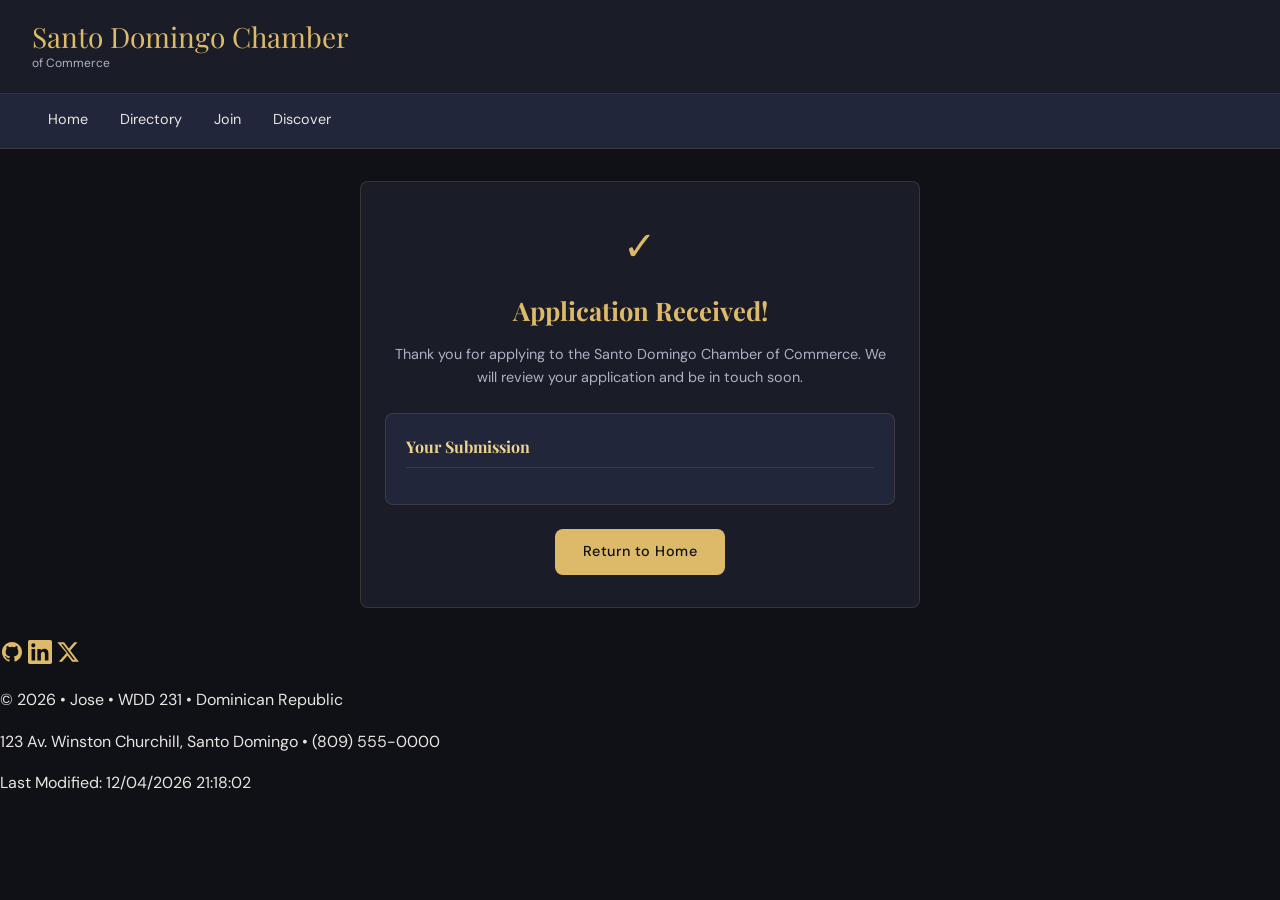
<file: chamber/thankyou.html>
<!DOCTYPE html>
<html lang="en">
<head>
  <meta charset="UTF-8">
  <meta name="viewport" content="width=device-width, initial-scale=1.0">
  <meta name="description" content="Thank you for applying to join the Santo Domingo Chamber of Commerce.">
  <meta name="author" content="Jose Gregorio Schmucke">
  <meta property="og:type" content="website">
  <meta property="og:title" content="Thank You | Santo Domingo Chamber of Commerce">
  <meta property="og:description" content="Your membership application has been received.">
  <meta property="og:image" content="https://schmuckedj.github.io/wdd231/chamber/images/profile.svg">
  <meta property="og:url" content="https://schmuckedj.github.io/wdd231/chamber/thankyou.html">

  <title>Thank You | Santo Domingo Chamber of Commerce</title>

  <link rel="icon" href="../favicon.ico" type="image/x-icon">

  <link rel="preconnect" href="https://fonts.googleapis.com">
  <link rel="preconnect" href="https://fonts.gstatic.com" crossorigin>
  <link href="https://fonts.googleapis.com/css2?family=Playfair+Display:wght@600;700&family=DM+Sans:wght@300;400;500&display=swap" rel="stylesheet">

  <link rel="stylesheet" href="styles/normalize.css">
  <link rel="stylesheet" href="styles/small.css">
  <link rel="stylesheet" href="styles/larger.css">
  <link rel="stylesheet" href="styles/join.css">
</head>
<body>

  <header>
    <div class="header-brand">
      <div>
        <span class="brand-name">Santo Domingo Chamber</span>
        <p>of Commerce</p>
      </div>
    </div>
  </header>

  <nav>
    <button class="nav-toggle" aria-expanded="false" aria-controls="primary-nav" id="nav-toggle">
      Menu
      <span class="hamburger" aria-hidden="true">
        <span></span><span></span><span></span>
      </span>
    </button>
    <ul id="primary-nav">
      <li><a href="index.html">Home</a></li>
      <li><a href="directory.html">Directory</a></li>
      <li><a href="join.html">Join</a></li>
      <li><a href="discover.html">Discover</a></li>
    </ul>
  </nav>

  <main class="thankyou-main">
    <div class="thankyou-card">
      <div class="thankyou-icon" aria-hidden="true">&#10003;</div>
      <h1>Application Received!</h1>
      <p class="thankyou-msg">Thank you for applying to the Santo Domingo Chamber of Commerce. We will review your application and be in touch soon.</p>

      <section class="submitted-info">
        <h2>Your Submission</h2>
        <dl id="submitted-data"></dl>
      </section>

      <a href="index.html" class="cta-btn">Return to Home</a>
    </div>
  </main>

  <footer>
    <div class="social-links">
      <a href="https://github.com/schmuckedj" target="_blank" rel="noopener noreferrer" aria-label="GitHub Profile">
        <svg xmlns="http://www.w3.org/2000/svg" viewBox="0 0 24 24" width="24" height="24" aria-hidden="true">
          <path fill="currentColor" d="M12 2C6.477 2 2 6.477 2 12c0 4.418 2.865 8.166 6.839 9.489.5.092.682-.217.682-.482 0-.237-.008-.866-.013-1.7-2.782.604-3.369-1.341-3.369-1.341-.454-1.155-1.11-1.462-1.11-1.462-.908-.62.069-.608.069-.608 1.003.07 1.531 1.03 1.531 1.03.892 1.529 2.341 1.087 2.91.832.092-.647.35-1.088.636-1.338-2.22-.253-4.555-1.11-4.555-4.943 0-1.091.39-1.984 1.029-2.683-.103-.253-.446-1.27.098-2.647 0 0 .84-.269 2.75 1.025A9.578 9.578 0 0 1 12 6.836a9.59 9.59 0 0 1 2.504.337c1.909-1.294 2.747-1.025 2.747-1.025.546 1.377.203 2.394.1 2.647.64.699 1.028 1.592 1.028 2.683 0 3.842-2.339 4.687-4.566 4.935.359.309.678.919.678 1.852 0 1.336-.012 2.415-.012 2.743 0 .267.18.579.688.481C19.138 20.163 22 16.418 22 12c0-5.523-4.477-10-10-10z"/>
        </svg>
      </a>
      <a href="https://linkedin.com/" target="_blank" rel="noopener noreferrer" aria-label="LinkedIn Profile">
        <svg xmlns="http://www.w3.org/2000/svg" viewBox="0 0 24 24" width="24" height="24" aria-hidden="true">
          <path fill="currentColor" d="M20.447 20.452h-3.554v-5.569c0-1.328-.027-3.037-1.852-3.037-1.853 0-2.136 1.445-2.136 2.939v5.667H9.351V9h3.414v1.561h.046c.477-.9 1.637-1.85 3.37-1.85 3.601 0 4.267 2.37 4.267 5.455v6.286zM5.337 7.433a2.062 2.062 0 0 1-2.063-2.065 2.064 2.064 0 1 1 2.063 2.065zm1.782 13.019H3.555V9h3.564v11.452zM22.225 0H1.771C.792 0 0 .774 0 1.729v20.542C0 23.227.792 24 1.771 24h20.451C23.2 24 24 23.227 24 22.271V1.729C24 .774 23.2 0 22.222 0h.003z"/>
        </svg>
      </a>
      <a href="https://twitter.com/" target="_blank" rel="noopener noreferrer" aria-label="Twitter Profile">
        <svg xmlns="http://www.w3.org/2000/svg" viewBox="0 0 24 24" width="24" height="24" aria-hidden="true">
          <path fill="currentColor" d="M18.244 2.25h3.308l-7.227 8.26 8.502 11.24H16.17l-4.714-6.231-5.401 6.231H2.748l7.73-8.835L1.254 2.25H8.08l4.713 6.231zm-1.161 17.52h1.833L7.084 4.126H5.117z"/>
        </svg>
      </a>
    </div>
    <div class="footer-info">
      <p>&#169; <span id="currentyear"></span> &bull; Jose &bull; WDD 231 &bull; Dominican Republic</p>
      <p>123 Av. Winston Churchill, Santo Domingo &bull; (809) 555-0000</p>
    </div>
    <div class="footer-modified">
      <p id="lastModified"></p>
    </div>
  </footer>

  <script src="scripts/date.js" defer></script>
  <script src="scripts/nav.js" defer></script>
  <script src="scripts/thankyou.js" defer></script>
</body>
</html>
</file>
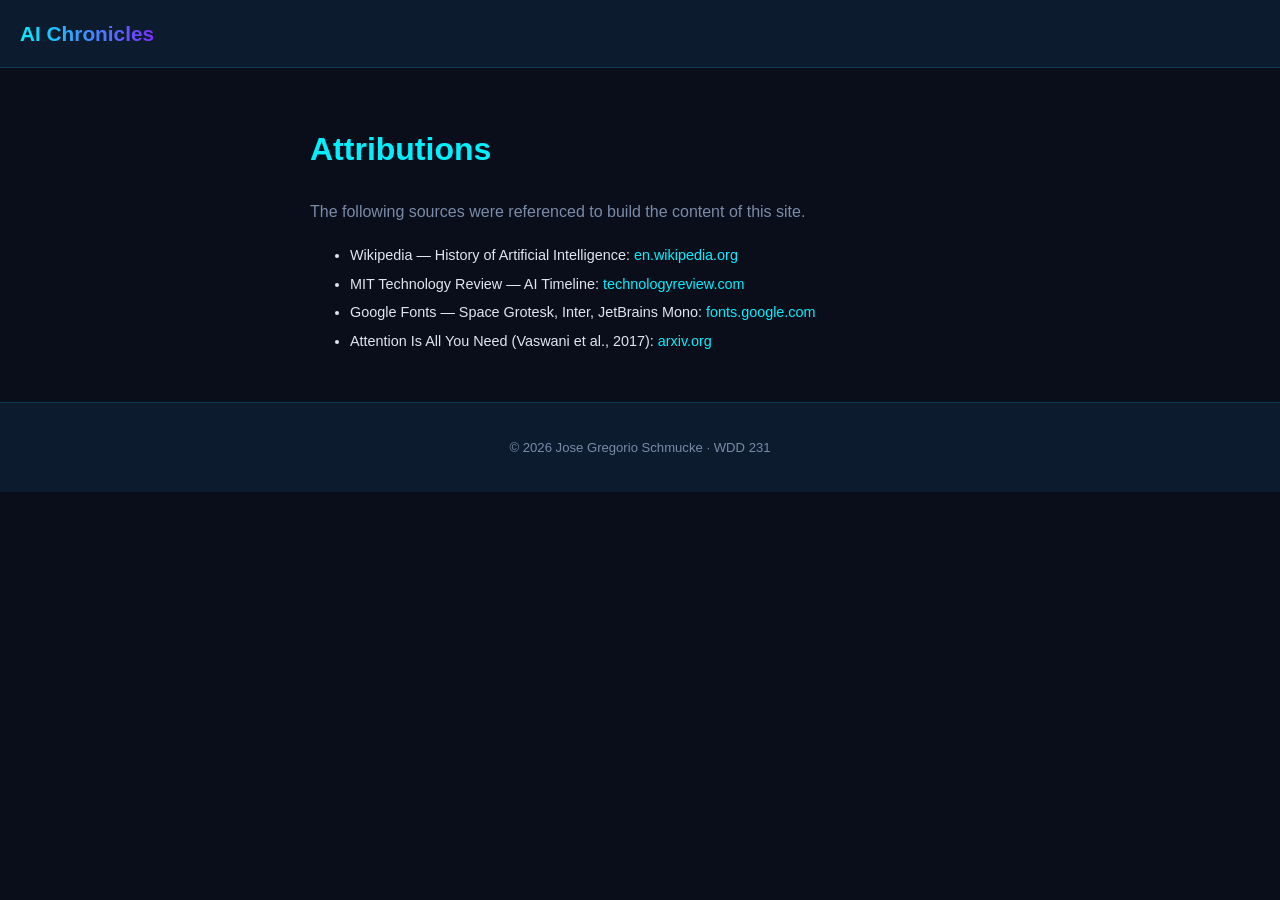
<file: final/attributions.html>
<!DOCTYPE html>
<html lang="en">
<head>
  <meta charset="UTF-8">
  <meta name="viewport" content="width=device-width, initial-scale=1.0">
  <title>Attributions | AI Chronicles</title>
  <link rel="icon" href="../favicon.ico" type="image/x-icon">
  <link rel="stylesheet" href="styles/main.css">
</head>
<body>
  <header>
    <span class="logo">AI Chronicles</span>
  </header>
  <main style="max-width:700px; margin: 0 auto; padding: 2rem 1.25rem;">
    <h1 style="font-family:var(--font-heading); color:var(--cyan);">Attributions</h1>
    <p style="color:var(--muted);">The following sources were referenced to build the content of this site.</p>
    <ul style="color:var(--text); font-size:0.9rem; line-height:2;">
      <li>Wikipedia — History of Artificial Intelligence: <a href="https://en.wikipedia.org/wiki/History_of_artificial_intelligence" target="_blank">en.wikipedia.org</a></li>
      <li>MIT Technology Review — AI Timeline: <a href="https://www.technologyreview.com" target="_blank">technologyreview.com</a></li>
      <li>Google Fonts — Space Grotesk, Inter, JetBrains Mono: <a href="https://fonts.google.com" target="_blank">fonts.google.com</a></li>
      <li>Attention Is All You Need (Vaswani et al., 2017): <a href="https://arxiv.org/abs/1706.03762" target="_blank">arxiv.org</a></li>
    </ul>
  </main>
  <footer style="text-align:center; padding:1.25rem; background:var(--surface); border-top:1px solid var(--border); color:var(--muted); font-size:0.82rem;">
    <p>© <span id="year"></span> Jose Gregorio Schmucke · WDD 231</p>
  </footer>
  <script>document.getElementById('year').textContent = new Date().getFullYear();</script>
</body>
</html>
</file>
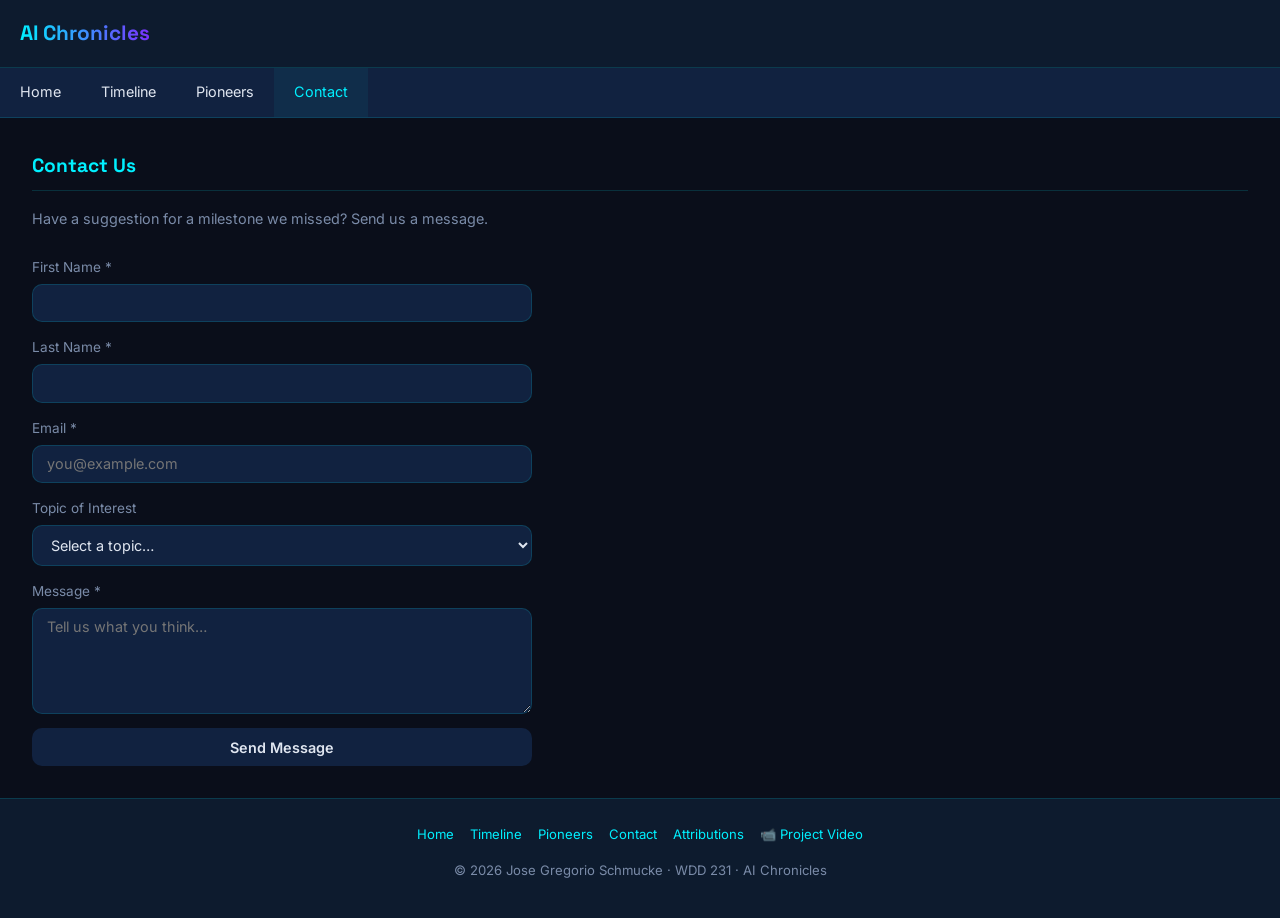
<file: final/contact.html>
<!DOCTYPE html>
<html lang="en">
<head>
  <meta charset="UTF-8">
  <meta name="viewport" content="width=device-width, initial-scale=1.0">
  <meta name="description" content="Contact AI Chronicles — send us a message or suggestion.">
  <meta name="author" content="Jose Gregorio Schmucke">
  <meta property="og:type" content="website">
  <meta property="og:title" content="Contact | AI Chronicles">
  <meta property="og:description" content="Send a message to the AI Chronicles team.">
  <meta property="og:url" content="https://schmuckedj.github.io/wdd231/final/contact.html">
  <title>Contact | AI Chronicles</title>
  <link rel="icon" href="../favicon.ico" type="image/x-icon">
  <link rel="preconnect" href="https://fonts.googleapis.com">
  <link rel="preconnect" href="https://fonts.gstatic.com" crossorigin>
  <link href="https://fonts.googleapis.com/css2?family=Space+Grotesk:wght@400;600;700&family=Inter:wght@300;400;500&family=JetBrains+Mono:wght@400;600&display=swap" rel="stylesheet">
  <link rel="stylesheet" href="styles/main.css">
</head>
<body>

  <header>
    <span class="logo">AI Chronicles</span>
  </header>

  <nav>
    <button class="nav-toggle" id="nav-toggle" aria-expanded="false" aria-controls="primary-nav">
      Menu
      <span class="hamburger" aria-hidden="true">
        <span></span><span></span><span></span>
      </span>
    </button>
    <ul id="primary-nav">
      <li><a href="index.html">Home</a></li>
      <li><a href="timeline.html">Timeline</a></li>
      <li><a href="pioneers.html">Pioneers</a></li>
      <li><a href="contact.html" class="active">Contact</a></li>
    </ul>
  </nav>

  <main>
    <h1 class="section-title">Contact Us</h1>
    <p style="color:var(--muted); margin-bottom:1.5rem; font-size:0.9rem;">Have a suggestion for a milestone we missed? Send us a message.</p>

    <div class="form-section">
      <form method="get" action="form-response.html">

        <label for="fname">
          First Name *
          <input type="text" id="fname" name="fname" autocomplete="given-name" required title="Enter your first name">
        </label>

        <label for="lname">
          Last Name *
          <input type="text" id="lname" name="lname" autocomplete="family-name" required title="Enter your last name">
        </label>

        <label for="email">
          Email *
          <input type="email" id="email" name="email" autocomplete="email" placeholder="you@example.com" required title="Enter your email">
        </label>

        <label for="topic">
          Topic of Interest
          <select id="topic" name="topic" title="Select a topic">
            <option value="">Select a topic…</option>
            <option value="milestone">Missing Milestone</option>
            <option value="pioneer">Missing Pioneer</option>
            <option value="correction">Correction</option>
            <option value="other">Other</option>
          </select>
        </label>

        <label for="message">
          Message *
          <textarea id="message" name="message" rows="5" required title="Enter your message" placeholder="Tell us what you think…"></textarea>
        </label>

        <input type="hidden" id="timestamp" name="timestamp">

        <input type="submit" value="Send Message" class="btn" style="border:none; padding: 0.65rem 1.5rem; cursor:pointer;">

      </form>
    </div>
  </main>

  <footer>
    <div class="footer-links">
      <a href="index.html">Home</a>
      <a href="timeline.html">Timeline</a>
      <a href="pioneers.html">Pioneers</a>
      <a href="contact.html">Contact</a>
      <a href="attributions.html">Attributions</a>
      <a href="https://www.loom.com/share/0e9af1ce99754f238c3662977b02c44b" target="_blank" rel="noopener">📹 Project Video</a>
    </div>
    <p>© <span id="year"></span> Jose Gregorio Schmucke · WDD 231 · AI Chronicles</p>
  </footer>

  <script type="module" src="scripts/nav.js"></script>
  <script>
    document.getElementById('timestamp').value = new Date().toLocaleString();
  </script>
</body>
</html>
</file>
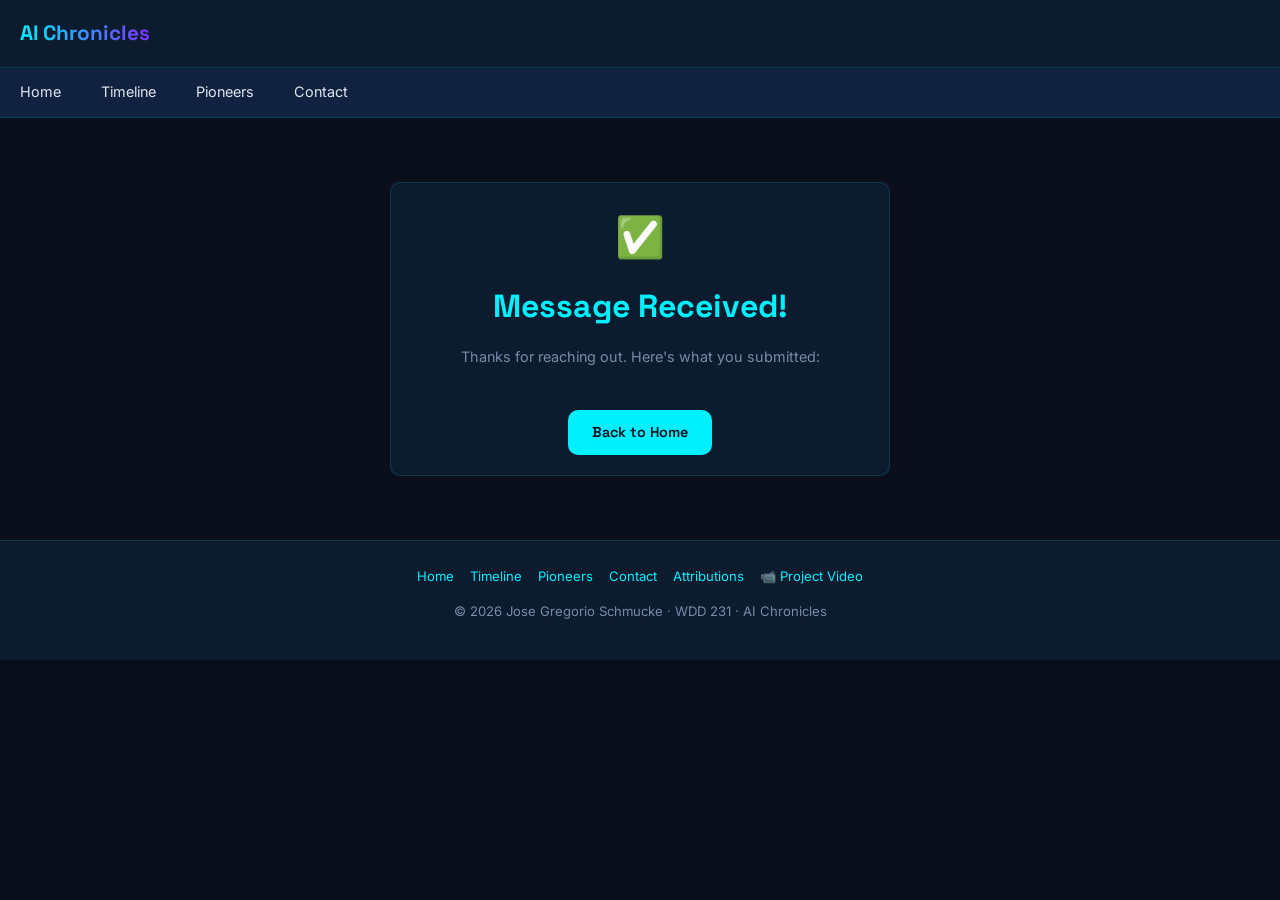
<file: final/form-response.html>
<!DOCTYPE html>
<html lang="en">
<head>
  <meta charset="UTF-8">
  <meta name="viewport" content="width=device-width, initial-scale=1.0">
  <meta name="description" content="Thank you for your message to AI Chronicles.">
  <meta name="author" content="Jose Gregorio Schmucke">
  <title>Thank You | AI Chronicles</title>
  <link rel="icon" href="../favicon.ico" type="image/x-icon">
  <link rel="preconnect" href="https://fonts.googleapis.com">
  <link rel="preconnect" href="https://fonts.gstatic.com" crossorigin>
  <link href="https://fonts.googleapis.com/css2?family=Space+Grotesk:wght@400;600;700&family=Inter:wght@300;400;500&family=JetBrains+Mono:wght@400;600&display=swap" rel="stylesheet">
  <link rel="stylesheet" href="styles/main.css">
</head>
<body>

  <header>
    <span class="logo">AI Chronicles</span>
  </header>

  <nav>
    <button class="nav-toggle" id="nav-toggle" aria-expanded="false" aria-controls="primary-nav">
      Menu
      <span class="hamburger" aria-hidden="true">
        <span></span><span></span><span></span>
      </span>
    </button>
    <ul id="primary-nav">
      <li><a href="index.html">Home</a></li>
      <li><a href="timeline.html">Timeline</a></li>
      <li><a href="pioneers.html">Pioneers</a></li>
      <li><a href="contact.html">Contact</a></li>
    </ul>
  </nav>

  <main>
    <div class="card" style="max-width:500px; text-align:center; margin: 2rem auto;">
      <p style="font-size:2.5rem; margin:0 0 0.5rem;">✅</p>
      <h1 style="font-family:var(--font-heading); color:var(--cyan); margin:0 0 0.75rem;">Message Received!</h1>
      <p style="color:var(--muted); font-size:0.9rem; margin:0 0 1.5rem;">Thanks for reaching out. Here's what you submitted:</p>
      <dl id="submitted-data" style="text-align:left;"></dl>
      <a href="index.html" class="btn" style="margin-top:1rem; display:inline-block;">Back to Home</a>
    </div>
  </main>

  <footer>
    <div class="footer-links">
      <a href="index.html">Home</a>
      <a href="timeline.html">Timeline</a>
      <a href="pioneers.html">Pioneers</a>
      <a href="contact.html">Contact</a>
      <a href="attributions.html">Attributions</a>
      <a href="https://youtube.com" target="_blank" rel="noopener">📹 Project Video</a>
    </div>
    <p>© <span id="year"></span> Jose Gregorio Schmucke · WDD 231 · AI Chronicles</p>
  </footer>

  <script type="module" src="scripts/nav.js"></script>
  <script>
    const params = new URLSearchParams(window.location.search);
    const dl = document.getElementById('submitted-data');
    const fields = [
      { key: 'fname', label: 'First Name' },
      { key: 'lname', label: 'Last Name' },
      { key: 'email', label: 'Email' },
      { key: 'topic', label: 'Topic' },
      { key: 'timestamp', label: 'Submitted' },
    ];
    fields.forEach(({ key, label }) => {
      const val = params.get(key);
      if (val) {
        dl.innerHTML += `
          <div style="display:grid; grid-template-columns: 100px 1fr; gap:0.25rem 1rem; margin-bottom:0.4rem;">
            <dt style="font-size:0.78rem; color:var(--muted); text-transform:uppercase; letter-spacing:0.05em;">${label}</dt>
            <dd style="font-size:0.88rem; color:var(--text); margin:0;">${val}</dd>
          </div>`;
      }
    });
  </script>
</body>
</html>
</file>
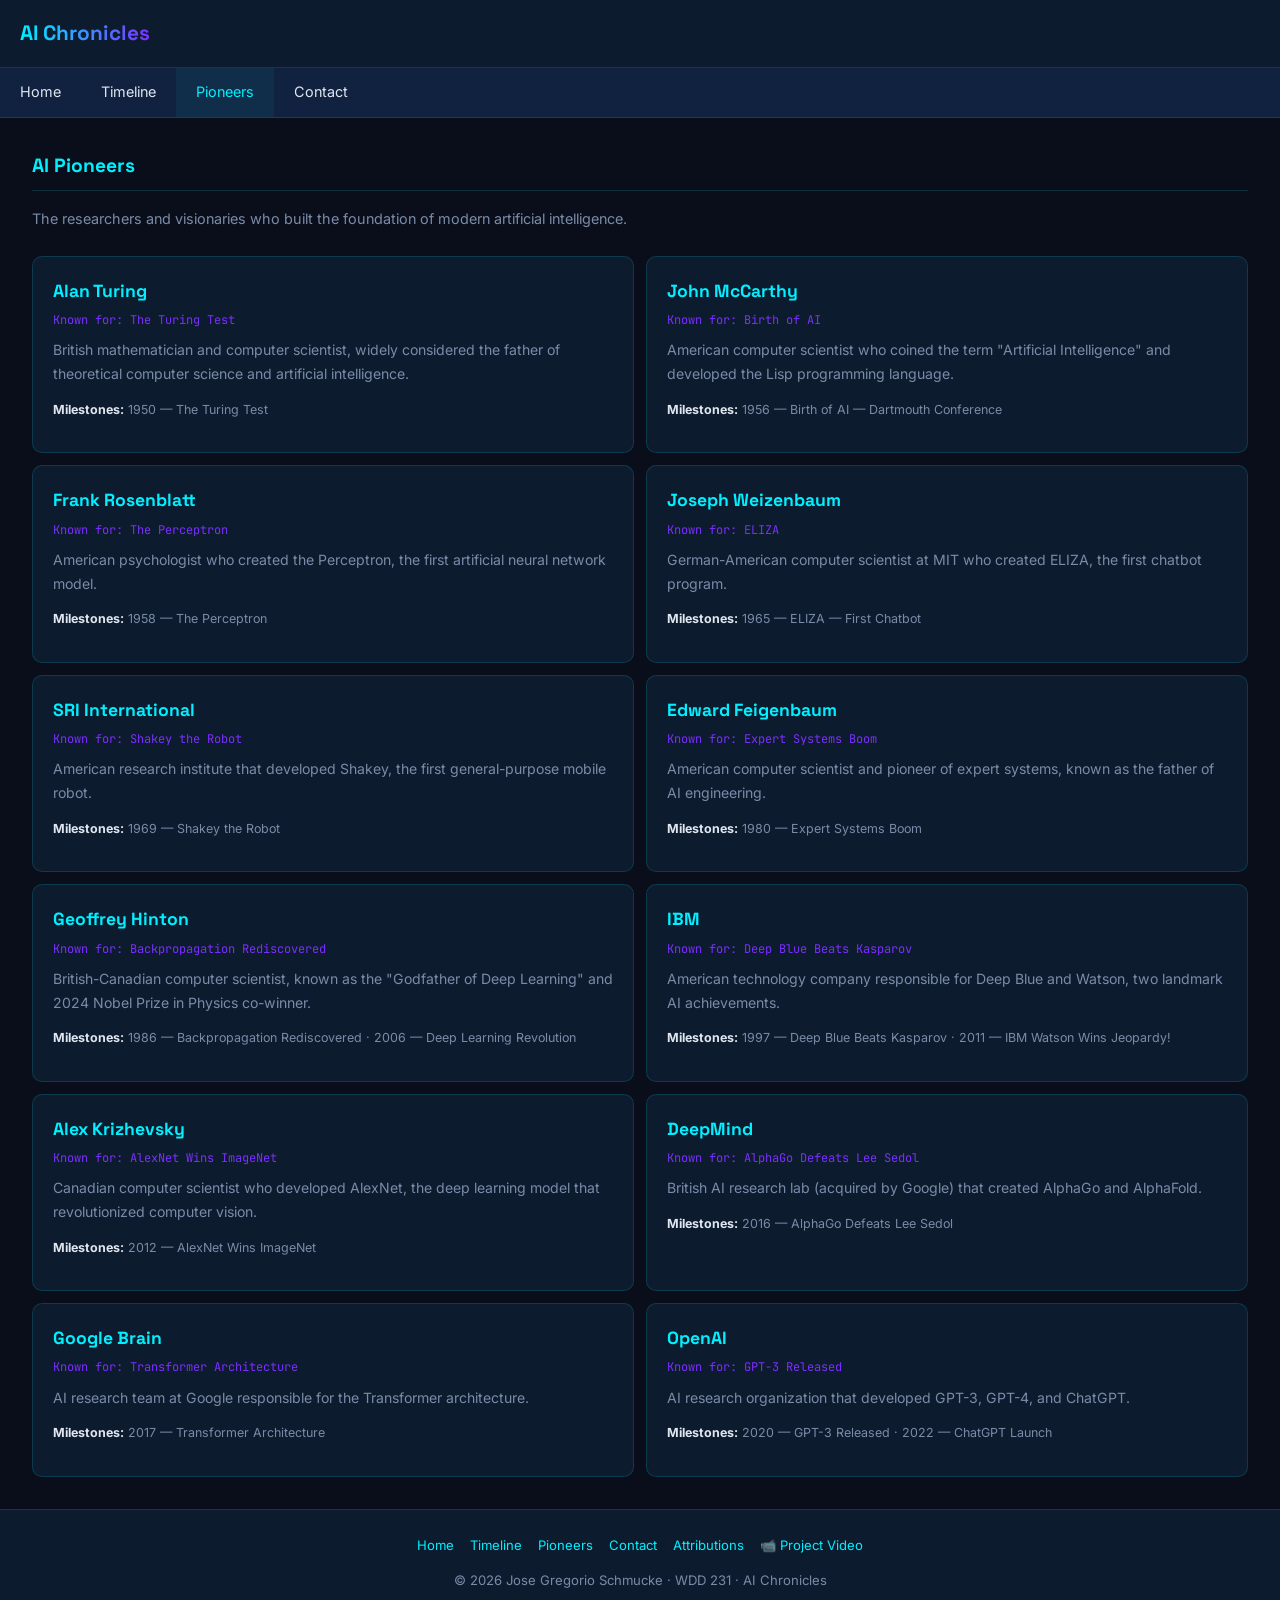
<file: final/pioneers.html>
<!DOCTYPE html>
<html lang="en">
<head>
  <meta charset="UTF-8">
  <meta name="viewport" content="width=device-width, initial-scale=1.0">
  <meta name="description" content="Meet the pioneers who shaped artificial intelligence — researchers, scientists, and visionaries.">
  <meta name="author" content="Jose Gregorio Schmucke">
  <meta property="og:type" content="website">
  <meta property="og:title" content="Pioneers | AI Chronicles">
  <meta property="og:description" content="The researchers and visionaries who built the foundation of modern AI.">
  <meta property="og:url" content="https://schmuckedj.github.io/wdd231/final/pioneers.html">
  <title>Pioneers | AI Chronicles</title>
  <link rel="icon" href="../favicon.ico" type="image/x-icon">
  <link rel="preconnect" href="https://fonts.googleapis.com">
  <link rel="preconnect" href="https://fonts.gstatic.com" crossorigin>
  <link href="https://fonts.googleapis.com/css2?family=Space+Grotesk:wght@400;600;700&family=Inter:wght@300;400;500&family=JetBrains+Mono:wght@400;600&display=swap" rel="stylesheet">
  <link rel="stylesheet" href="styles/main.css">
  <link rel="stylesheet" href="styles/pioneers.css">
</head>
<body>

  <header>
    <span class="logo">AI Chronicles</span>
  </header>

  <nav>
    <button class="nav-toggle" id="nav-toggle" aria-expanded="false" aria-controls="primary-nav">
      Menu
      <span class="hamburger" aria-hidden="true">
        <span></span><span></span><span></span>
      </span>
    </button>
    <ul id="primary-nav">
      <li><a href="index.html">Home</a></li>
      <li><a href="timeline.html">Timeline</a></li>
      <li><a href="pioneers.html" class="active">Pioneers</a></li>
      <li><a href="contact.html">Contact</a></li>
    </ul>
  </nav>

  <main>
    <h1 class="section-title">AI Pioneers</h1>
    <p style="color:var(--muted); margin-bottom:1.5rem; font-size:0.9rem;">The researchers and visionaries who built the foundation of modern artificial intelligence.</p>
    <div id="pioneers-container">
      <p style="color:var(--muted)">Loading pioneers…</p>
    </div>
  </main>

  <footer>
    <div class="footer-links">
      <a href="index.html">Home</a>
      <a href="timeline.html">Timeline</a>
      <a href="pioneers.html">Pioneers</a>
      <a href="contact.html">Contact</a>
      <a href="attributions.html">Attributions</a>
      <a href="https://www.loom.com/share/0e9af1ce99754f238c3662977b02c44b" target="_blank" rel="noopener">📹 Project Video</a>
    </div>
    <p>© <span id="year"></span> Jose Gregorio Schmucke · WDD 231 · AI Chronicles</p>
  </footer>

  <script type="module" src="scripts/nav.js"></script>
  <script type="module" src="scripts/pioneers.js"></script>
</body>
</html>
</file>
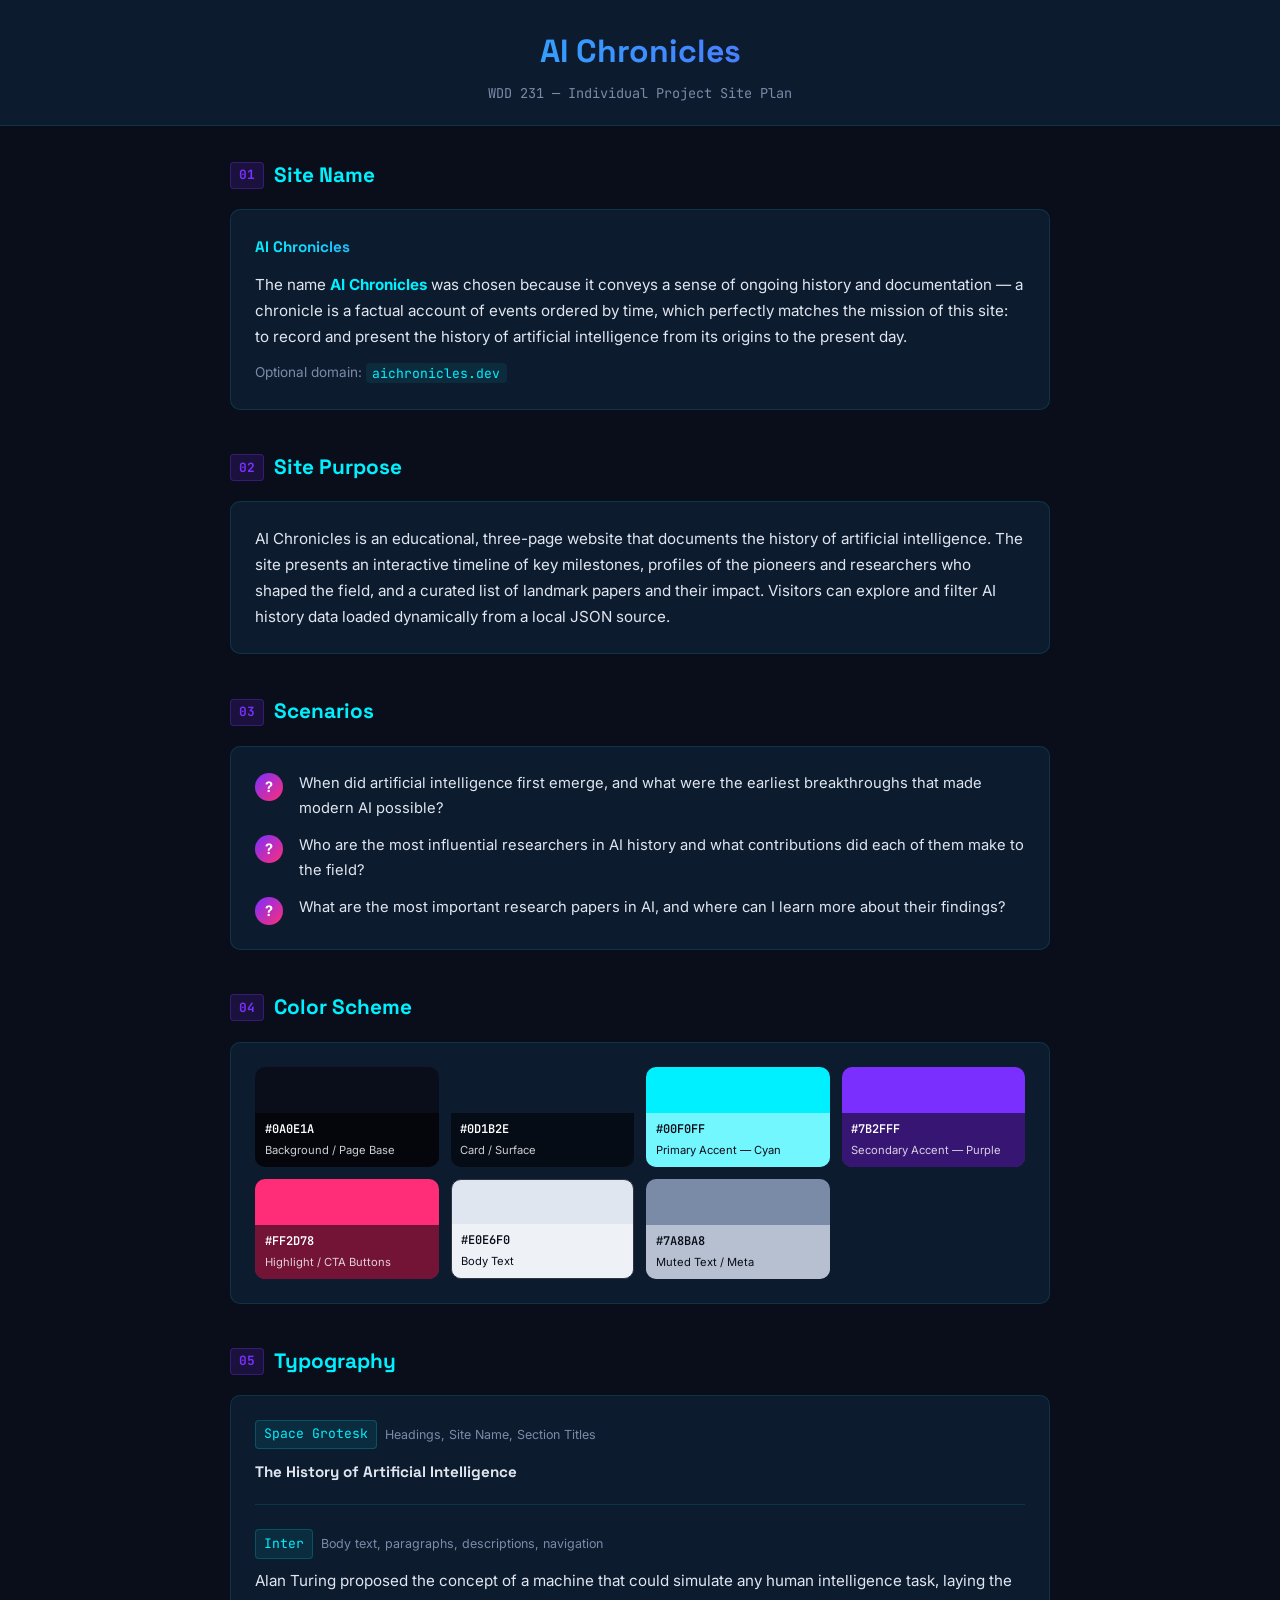
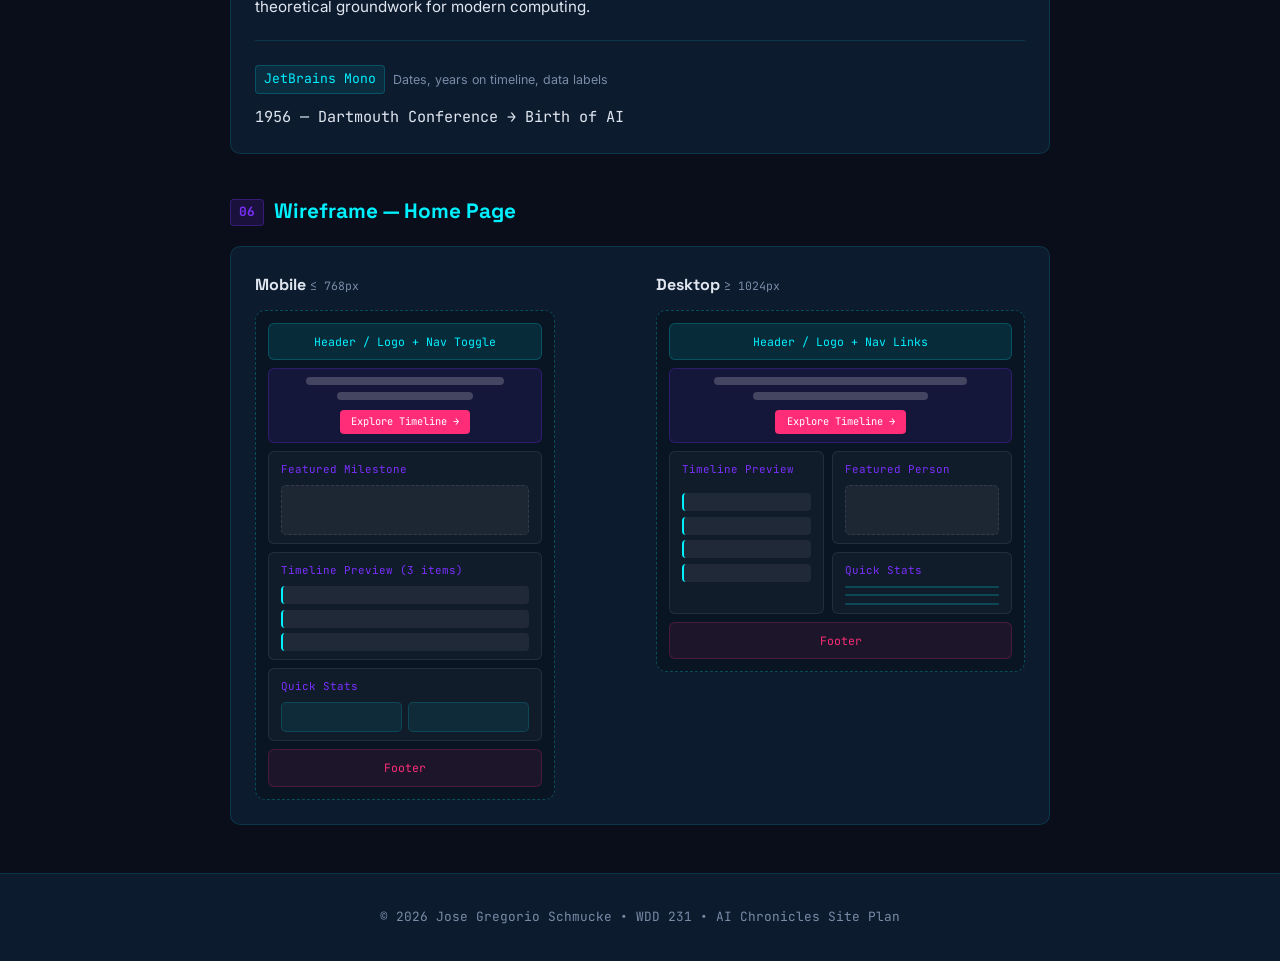
<file: final/siteplan.html>
<!DOCTYPE html>
<html lang="en">
<head>
  <meta charset="UTF-8">
  <meta name="viewport" content="width=device-width, initial-scale=1.0">
  <meta name="description" content="Site plan for AI Chronicles – a history of artificial intelligence website.">
  <meta name="author" content="Jose Gregorio Schmucke">
  <title>Site Plan | AI Chronicles</title>
  <link rel="preconnect" href="https://fonts.googleapis.com">
  <link rel="preconnect" href="https://fonts.gstatic.com" crossorigin>
  <link href="https://fonts.googleapis.com/css2?family=Space+Grotesk:wght@400;600;700&family=Inter:wght@300;400;500&family=JetBrains+Mono:wght@400;600&display=swap" rel="stylesheet">
  <link rel="stylesheet" href="styles/siteplan.css">
</head>
<body>

  <header>
    <div class="logo">AI Chronicles</div>
    <p class="header-sub">WDD 231 — Individual Project Site Plan</p>
  </header>

  <main>

    <!-- 1. SITE NAME -->
    <section class="plan-section" id="site-name">
      <h2><span class="section-num">01</span> Site Name</h2>
      <div class="card">
        <p class="site-title-display">AI Chronicles</p>
        <p>The name <strong>AI Chronicles</strong> was chosen because it conveys a sense of ongoing history and documentation — a chronicle is a factual account of events ordered by time, which perfectly matches the mission of this site: to record and present the history of artificial intelligence from its origins to the present day.</p>
        <p class="domain">Optional domain: <code>aichronicles.dev</code></p>
      </div>
    </section>

    <!-- 2. SITE PURPOSE -->
    <section class="plan-section" id="site-purpose">
      <h2><span class="section-num">02</span> Site Purpose</h2>
      <div class="card">
        <p>AI Chronicles is an educational, three-page website that documents the history of artificial intelligence. The site presents an interactive timeline of key milestones, profiles of the pioneers and researchers who shaped the field, and a curated list of landmark papers and their impact. Visitors can explore and filter AI history data loaded dynamically from a local JSON source.</p>
      </div>
    </section>

    <!-- 3. SCENARIOS -->
    <section class="plan-section" id="scenarios">
      <h2><span class="section-num">03</span> Scenarios</h2>
      <div class="card">
        <ul class="scenario-list">
          <li>
            <span class="q-mark">?</span>
            <p>When did artificial intelligence first emerge, and what were the earliest breakthroughs that made modern AI possible?</p>
          </li>
          <li>
            <span class="q-mark">?</span>
            <p>Who are the most influential researchers in AI history and what contributions did each of them make to the field?</p>
          </li>
          <li>
            <span class="q-mark">?</span>
            <p>What are the most important research papers in AI, and where can I learn more about their findings?</p>
          </li>
        </ul>
      </div>
    </section>

    <!-- 4. COLOR SCHEME -->
    <section class="plan-section" id="color-scheme">
      <h2><span class="section-num">04</span> Color Scheme</h2>
      <div class="card">
        <div class="color-grid">

          <div class="color-swatch" style="background:#0a0e1a;">
            <div class="swatch-info">
              <span class="hex">#0A0E1A</span>
              <span class="usage">Background / Page Base</span>
            </div>
          </div>

          <div class="color-swatch" style="background:#0d1b2e;">
            <div class="swatch-info">
              <span class="hex">#0D1B2E</span>
              <span class="usage">Card / Surface</span>
            </div>
          </div>

          <div class="color-swatch" style="background:#00f0ff;">
            <div class="swatch-info dark">
              <span class="hex">#00F0FF</span>
              <span class="usage">Primary Accent — Cyan</span>
            </div>
          </div>

          <div class="color-swatch" style="background:#7b2fff;">
            <div class="swatch-info">
              <span class="hex">#7B2FFF</span>
              <span class="usage">Secondary Accent — Purple</span>
            </div>
          </div>

          <div class="color-swatch" style="background:#ff2d78;">
            <div class="swatch-info">
              <span class="hex">#FF2D78</span>
              <span class="usage">Highlight / CTA Buttons</span>
            </div>
          </div>

          <div class="color-swatch" style="background:#e0e6f0; border: 1px solid #334;">
            <div class="swatch-info dark">
              <span class="hex">#E0E6F0</span>
              <span class="usage">Body Text</span>
            </div>
          </div>

          <div class="color-swatch" style="background:#7a8ba8;">
            <div class="swatch-info dark">
              <span class="hex">#7A8BA8</span>
              <span class="usage">Muted Text / Meta</span>
            </div>
          </div>

        </div>
      </div>
    </section>

    <!-- 5. TYPOGRAPHY -->
    <section class="plan-section" id="typography">
      <h2><span class="section-num">05</span> Typography</h2>
      <div class="card typo-card">

        <div class="font-row">
          <div class="font-meta">
            <span class="font-name">Space Grotesk</span>
            <span class="font-use">Headings, Site Name, Section Titles</span>
          </div>
          <p class="font-sample heading-sample">The History of Artificial Intelligence</p>
        </div>

        <div class="font-row">
          <div class="font-meta">
            <span class="font-name">Inter</span>
            <span class="font-use">Body text, paragraphs, descriptions, navigation</span>
          </div>
          <p class="font-sample body-sample">Alan Turing proposed the concept of a machine that could simulate any human intelligence task, laying the theoretical groundwork for modern computing.</p>
        </div>

        <div class="font-row">
          <div class="font-meta">
            <span class="font-name">JetBrains Mono</span>
            <span class="font-use">Dates, years on timeline, data labels</span>
          </div>
          <p class="font-sample mono-sample">1956 — Dartmouth Conference → Birth of AI</p>
        </div>

      </div>
    </section>

    <!-- 6. WIREFRAME -->
    <section class="plan-section" id="wireframe">
      <h2><span class="section-num">06</span> Wireframe — Home Page</h2>
      <div class="card wireframe-card">

        <div class="wireframe-group">
          <h3>Mobile <span class="wf-label">≤ 768px</span></h3>
          <div class="wf wf-mobile">
            <div class="wf-block wf-header">Header / Logo + Nav Toggle</div>
            <div class="wf-block wf-hero">
              <div class="wf-text-line wide"></div>
              <div class="wf-text-line medium"></div>
              <div class="wf-btn-mock">Explore Timeline →</div>
            </div>
            <div class="wf-block wf-section">
              <div class="wf-label-inline">Featured Milestone</div>
              <div class="wf-card-mock"></div>
            </div>
            <div class="wf-block wf-section">
              <div class="wf-label-inline">Timeline Preview (3 items)</div>
              <div class="wf-list-mock">
                <div class="wf-list-item"></div>
                <div class="wf-list-item"></div>
                <div class="wf-list-item"></div>
              </div>
            </div>
            <div class="wf-block wf-section">
              <div class="wf-label-inline">Quick Stats</div>
              <div class="wf-stats-mock">
                <div class="wf-stat"></div>
                <div class="wf-stat"></div>
              </div>
            </div>
            <div class="wf-block wf-footer">Footer</div>
          </div>
        </div>

        <div class="wireframe-group">
          <h3>Desktop <span class="wf-label">≥ 1024px</span></h3>
          <div class="wf wf-desktop">
            <div class="wf-block wf-header wf-full">Header / Logo + Nav Links</div>
            <div class="wf-block wf-hero wf-full">
              <div class="wf-text-line wide"></div>
              <div class="wf-text-line medium"></div>
              <div class="wf-btn-mock">Explore Timeline →</div>
            </div>
            <div class="wf-desktop-grid">
              <div class="wf-block wf-section wf-main-col">
                <div class="wf-label-inline">Timeline Preview</div>
                <div class="wf-list-mock">
                  <div class="wf-list-item"></div>
                  <div class="wf-list-item"></div>
                  <div class="wf-list-item"></div>
                  <div class="wf-list-item"></div>
                </div>
              </div>
              <div class="wf-sidebar">
                <div class="wf-block wf-section">
                  <div class="wf-label-inline">Featured Person</div>
                  <div class="wf-card-mock"></div>
                </div>
                <div class="wf-block wf-section">
                  <div class="wf-label-inline">Quick Stats</div>
                  <div class="wf-stats-mock col">
                    <div class="wf-stat"></div>
                    <div class="wf-stat"></div>
                    <div class="wf-stat"></div>
                  </div>
                </div>
              </div>
            </div>
            <div class="wf-block wf-footer wf-full">Footer</div>
          </div>
        </div>

      </div>
    </section>

  </main>

  <footer>
    <p>&#169; <span id="year"></span> Jose Gregorio Schmucke &bull; WDD 231 &bull; AI Chronicles Site Plan</p>
  </footer>

  <script>
    document.getElementById('year').textContent = new Date().getFullYear();
  </script>

</body>
</html>
</file>
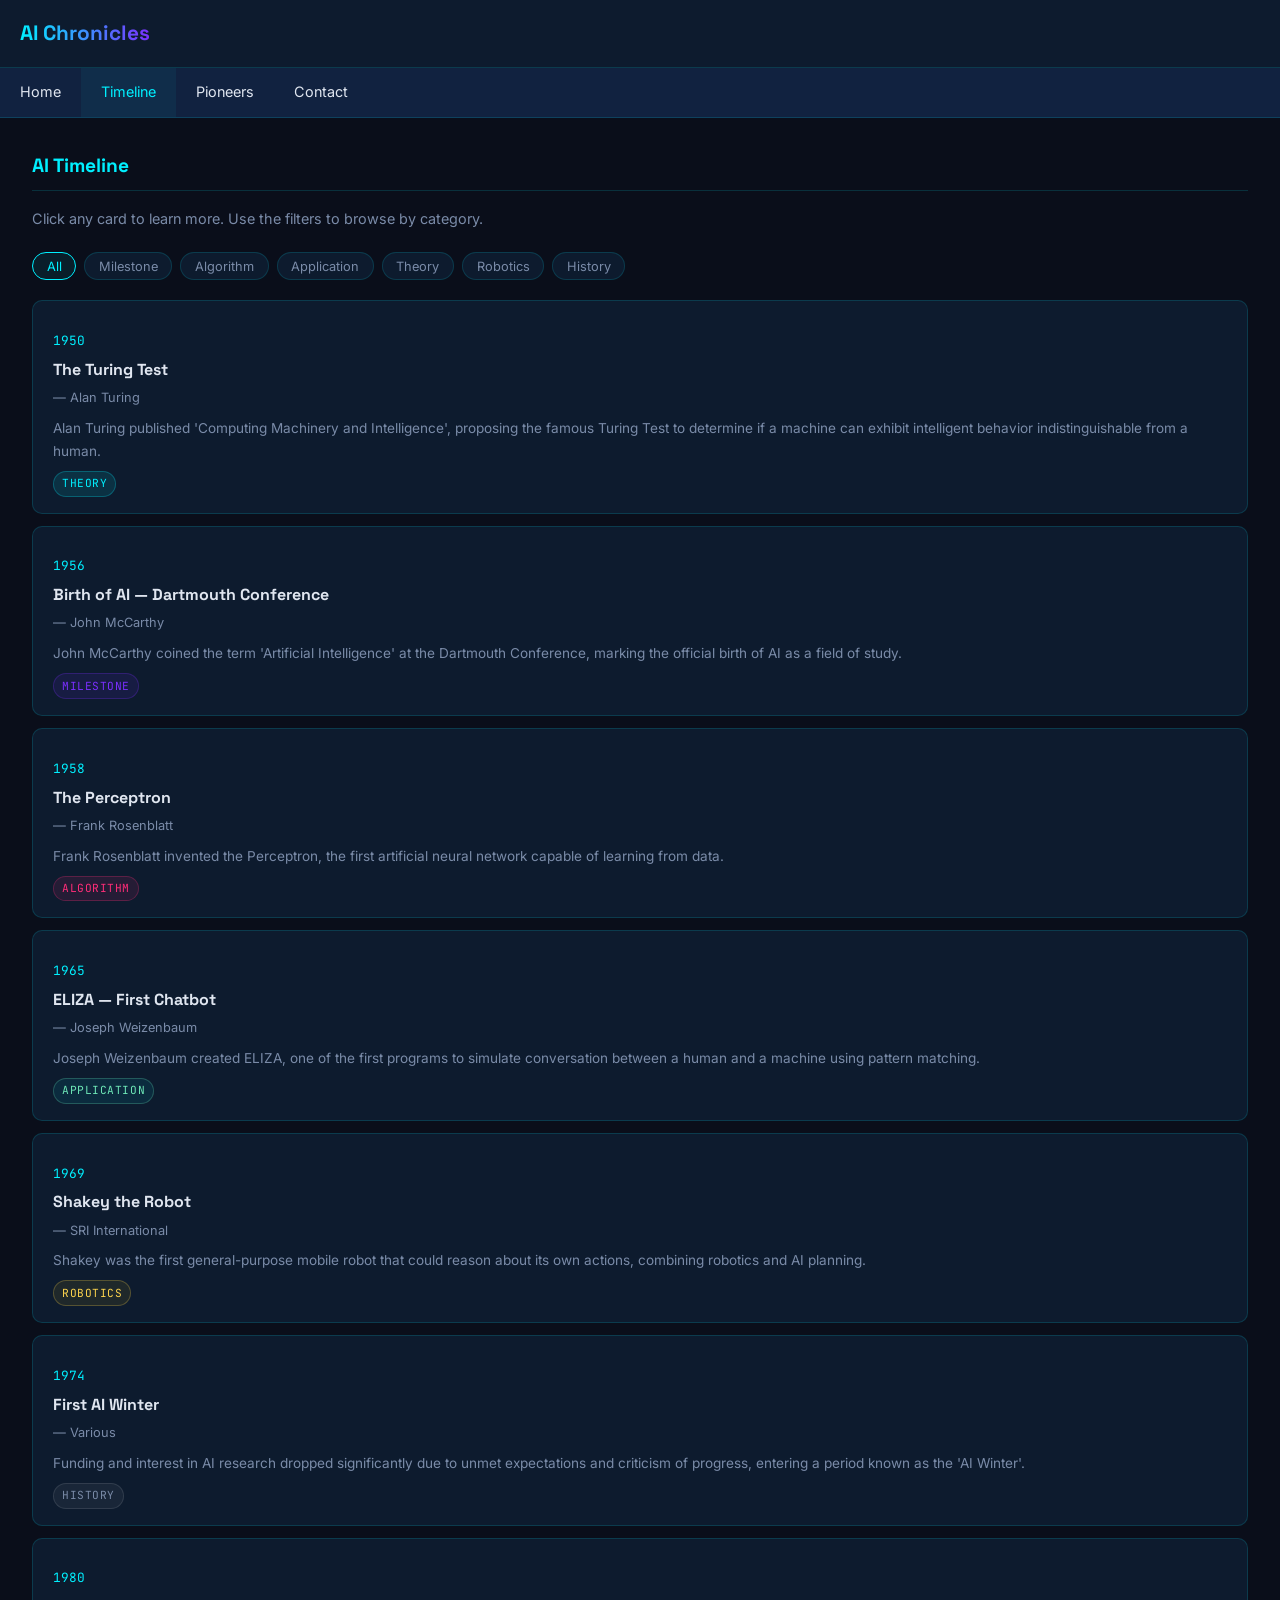
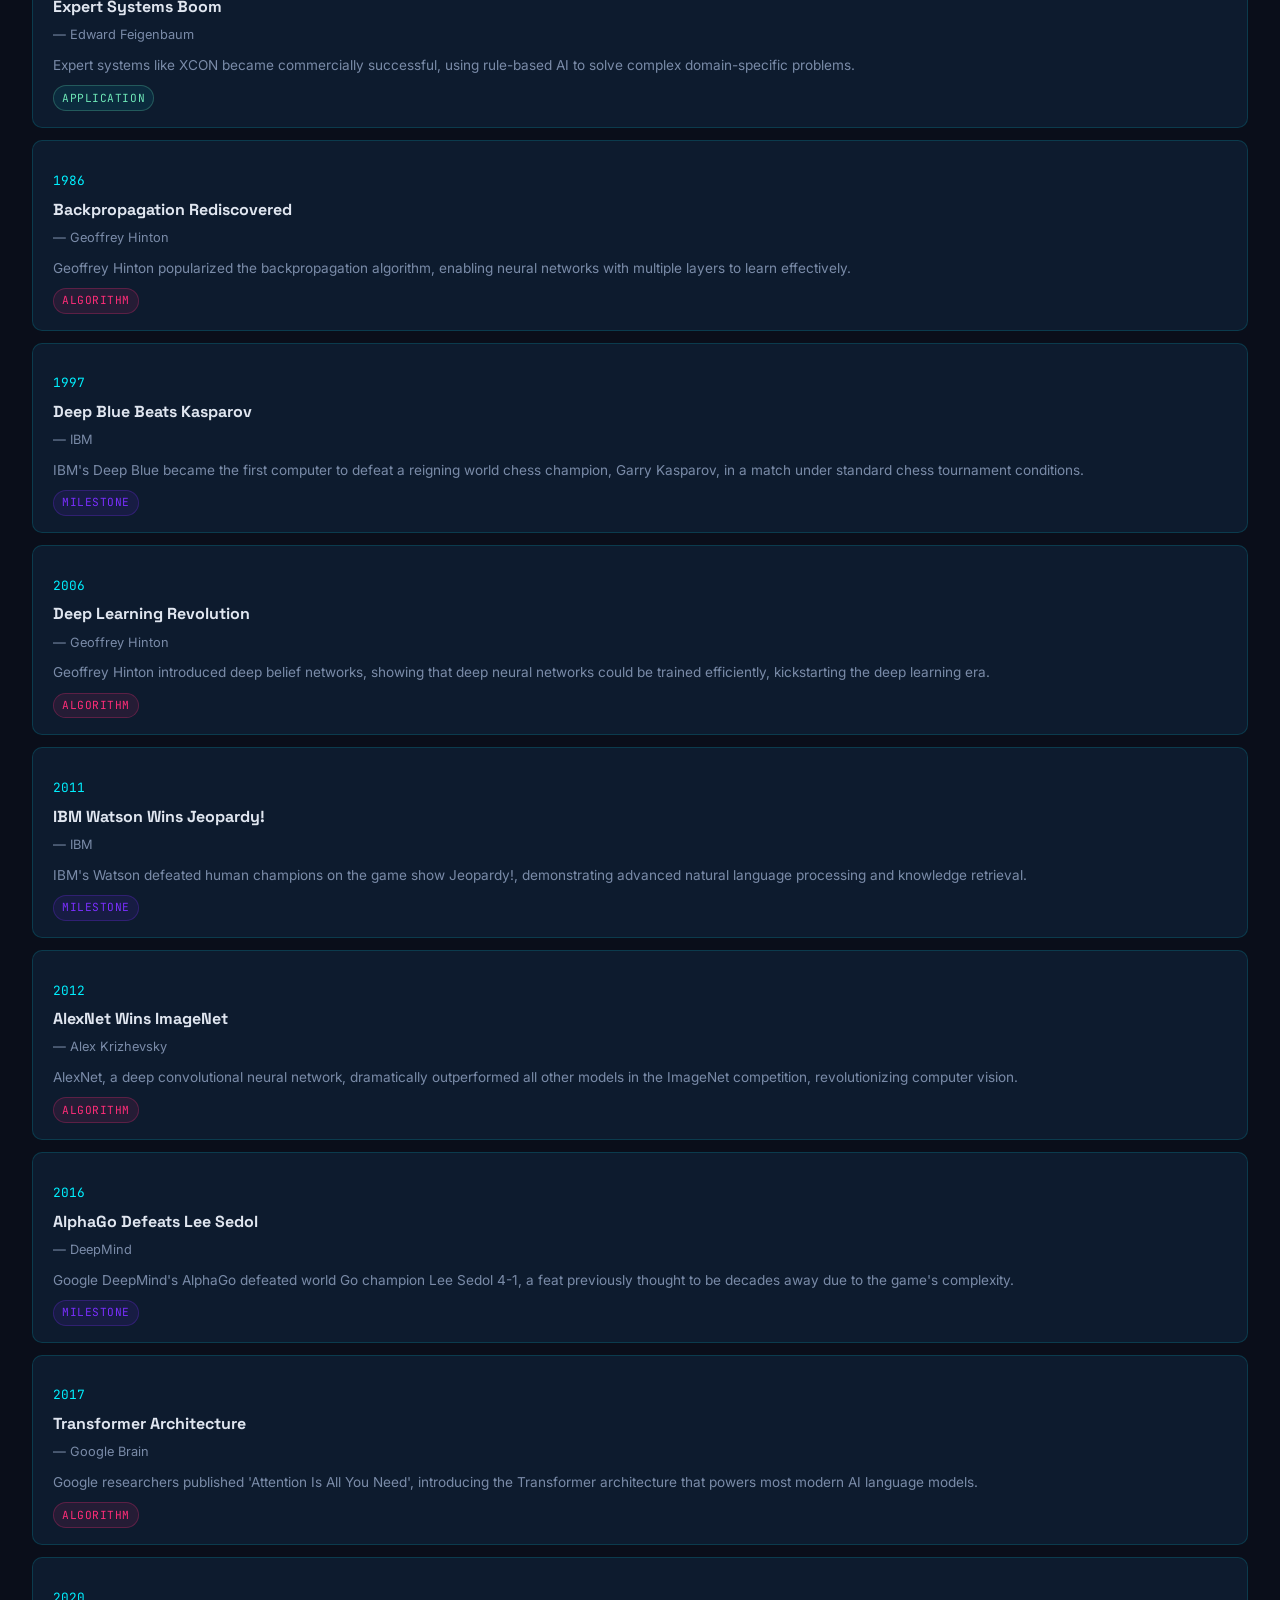
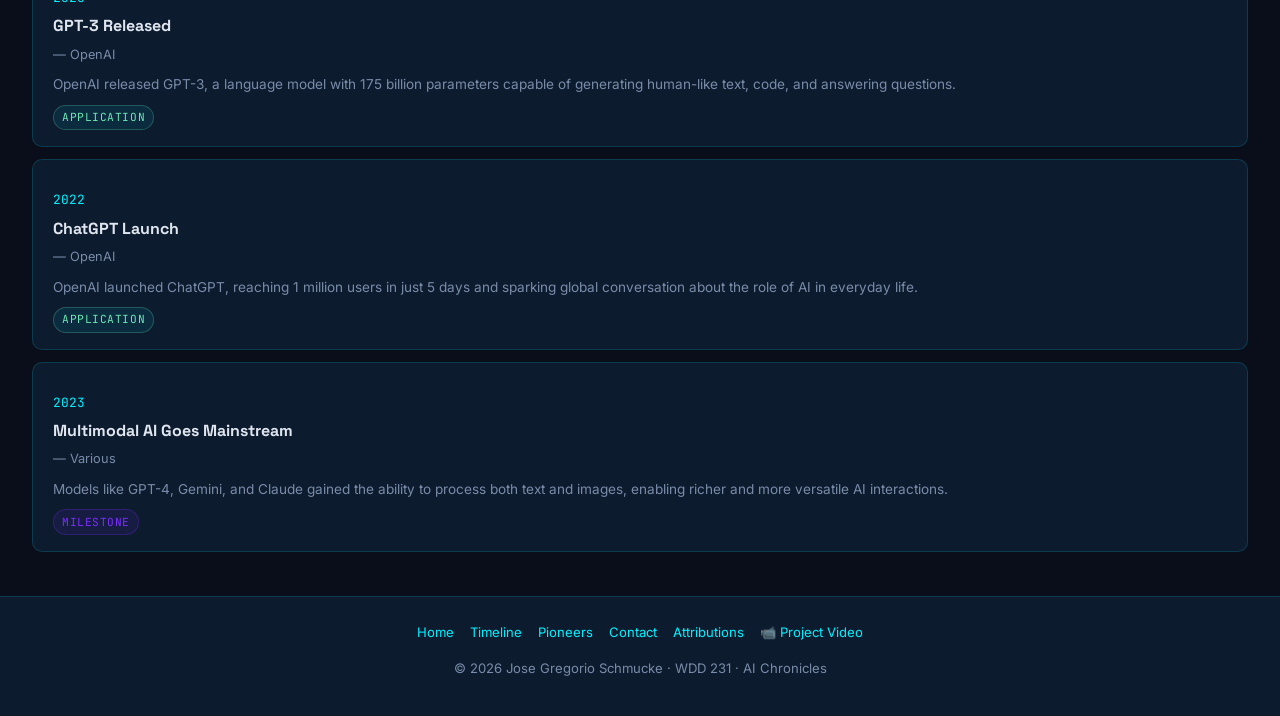
<file: final/timeline.html>
<!DOCTYPE html>
<html lang="en">
<head>
  <meta charset="UTF-8">
  <meta name="viewport" content="width=device-width, initial-scale=1.0">
  <meta name="description" content="Full timeline of AI history — all key milestones from 1950 to today.">
  <meta name="author" content="Jose Gregorio Schmucke">
  <meta property="og:type" content="website">
  <meta property="og:title" content="Timeline | AI Chronicles">
  <meta property="og:description" content="Browse all key milestones in the history of artificial intelligence.">
  <meta property="og:url" content="https://schmuckedj.github.io/wdd231/final/timeline.html">
  <title>Timeline | AI Chronicles</title>
  <link rel="icon" href="../favicon.ico" type="image/x-icon">
  <link rel="preconnect" href="https://fonts.googleapis.com">
  <link rel="preconnect" href="https://fonts.gstatic.com" crossorigin>
  <link href="https://fonts.googleapis.com/css2?family=Space+Grotesk:wght@400;600;700&family=Inter:wght@300;400;500&family=JetBrains+Mono:wght@400;600&display=swap" rel="stylesheet">
  <link rel="stylesheet" href="styles/main.css">
</head>
<body>

  <header>
    <span class="logo">AI Chronicles</span>
  </header>

  <nav>
    <button class="nav-toggle" id="nav-toggle" aria-expanded="false" aria-controls="primary-nav">
      Menu
      <span class="hamburger" aria-hidden="true">
        <span></span><span></span><span></span>
      </span>
    </button>
    <ul id="primary-nav">
      <li><a href="index.html">Home</a></li>
      <li><a href="timeline.html" class="active">Timeline</a></li>
      <li><a href="pioneers.html">Pioneers</a></li>
      <li><a href="contact.html">Contact</a></li>
    </ul>
  </nav>

  <main>
    <h1 class="section-title">AI Timeline</h1>
    <p style="color:var(--muted); margin-bottom:1.25rem; font-size:0.9rem;">Click any card to learn more. Use the filters to browse by category.</p>

    <div class="filters" id="filters">
      <button class="filter-btn active" data-filter="all">All</button>
      <button class="filter-btn" data-filter="milestone">Milestone</button>
      <button class="filter-btn" data-filter="algorithm">Algorithm</button>
      <button class="filter-btn" data-filter="application">Application</button>
      <button class="filter-btn" data-filter="theory">Theory</button>
      <button class="filter-btn" data-filter="robotics">Robotics</button>
      <button class="filter-btn" data-filter="history">History</button>
    </div>

    <div id="timeline-container">
      <p style="color:var(--muted)">Loading timeline…</p>
    </div>
  </main>

  <!-- MODAL -->
  <div class="modal-overlay" id="modal-overlay" role="dialog" aria-modal="true" aria-labelledby="modal-title">
    <div class="modal-box">
      <button class="modal-close" id="modal-close" aria-label="Close">&times;</button>
      <p class="modal-year" id="modal-year"></p>
      <h2 class="modal-title" id="modal-title"></h2>
      <p class="modal-person" id="modal-person"></p>
      <div class="modal-body">
        <p><strong>What happened:</strong> <span id="modal-desc"></span></p>
        <p><strong>Why it matters:</strong> <span id="modal-impact"></span></p>
      </div>
    </div>
  </div>

  <footer>
    <div class="footer-links">
      <a href="index.html">Home</a>
      <a href="timeline.html">Timeline</a>
      <a href="pioneers.html">Pioneers</a>
      <a href="contact.html">Contact</a>
      <a href="attributions.html">Attributions</a>
      <a href="https://www.loom.com/share/0e9af1ce99754f238c3662977b02c44b" target="_blank" rel="noopener">📹 Project Video</a>
    </div>
    <p>© <span id="year"></span> Jose Gregorio Schmucke · WDD 231 · AI Chronicles</p>
  </footer>

  <script type="module" src="scripts/nav.js"></script>
  <script type="module" src="scripts/timeline.js"></script>
</body>
</html>
</file>
<file: styles/small.css>
:root {
  --color-bg: #0f0f13;
  --color-surface: #1a1a24;
  --color-surface-2: #222230;
  --color-accent: #c9a96e;
  --color-accent-light: #e8cfa0;
  --color-text: #e8e8f0;
  --color-text-muted: #b0b0cc;
  --color-completed: #1b3a2e;
  --color-completed-border: #4caf82;
  --color-incomplete: #1a1a24;
  --font-display: 'Playfair Display', Georgia, serif;
  --font-body: 'DM Sans', system-ui, sans-serif;
  --radius: 8px;
  --radius-lg: 16px;
  --shadow: 0 4px 24px rgba(0, 0, 0, 0.4);
  --transition: 0.25s ease;
}

/* === Base === */
*, *::before, *::after {
  box-sizing: border-box;
}

html {
  scroll-behavior: smooth;
}

body {
  background-color: var(--color-bg);
  color: var(--color-text);
  font-family: var(--font-body);
  font-weight: 300;
  line-height: 1.7;
  min-width: 320px;
}

img {
  max-width: 100%;
  height: auto;
  display: block;
}

a {
  color: var(--color-accent);
  text-decoration: none;
  transition: color var(--transition);
}

a:hover, a:focus {
  color: var(--color-accent-light);
}

h1, h2, h3 {
  font-family: var(--font-display);
  font-weight: 700;
  line-height: 1.2;
  margin-top: 0;
}

h1 {
  font-size: clamp(2rem, 6vw, 3.5rem);
  color: var(--color-accent);
  margin-bottom: 1.5rem;
  letter-spacing: -0.02em;
}

h2 {
  font-size: clamp(1.25rem, 4vw, 1.75rem);
  color: var(--color-accent-light);
  margin-bottom: 1rem;
}

/* === Header === */
header {
  background: var(--color-surface);
  border-bottom: 1px solid rgba(201, 169, 110, 0.2);
  padding: 1rem 1.25rem;
  display: flex;
  align-items: center;
  justify-content: space-between;
  flex-wrap: wrap;
  gap: 0.5rem;
  position: sticky;
  top: 0;
  z-index: 100;
}

.header-brand {
  display: flex;
  align-items: center;
  gap: 0.75rem;
}

.site-logo {
  width: 40px;
  height: 40px;
  color: var(--color-accent);
  flex-shrink: 0;
}

.site-name {
  font-family: var(--font-display);
  font-size: 1.25rem;
  font-weight: 700;
  color: var(--color-accent);
  letter-spacing: 0.05em;
}

/* === Hamburger === */
#menu-btn {
  background: none;
  border: 1.5px solid var(--color-accent);
  border-radius: var(--radius);
  padding: 0.4rem 0.5rem;
  cursor: pointer;
  display: flex;
  flex-direction: column;
  gap: 4px;
  transition: background var(--transition);
}

#menu-btn:hover {
  background: rgba(201, 169, 110, 0.15);
}

#menu-btn span {
  display: block;
  width: 20px;
  height: 2px;
  background: var(--color-accent);
  border-radius: 2px;
  transition: transform var(--transition), opacity var(--transition);
}

#menu-btn.open span:nth-child(1) {
  transform: translateY(6px) rotate(45deg);
}
#menu-btn.open span:nth-child(2) {
  opacity: 0;
}
#menu-btn.open span:nth-child(3) {
  transform: translateY(-6px) rotate(-45deg);
}

/* === Nav (mobile) === */
#main-nav {
  width: 100%;
  display: none;
}

#main-nav.open {
  display: block;
}

#main-nav ul {
  list-style: none;
  margin: 0;
  padding: 0.5rem 0;
  display: flex;
  flex-direction: column;
  gap: 0;
}

#main-nav ul li a {
  display: block;
  padding: 0.6rem 0.75rem;
  color: var(--color-text);
  font-weight: 400;
  border-radius: var(--radius);
  transition: background var(--transition), color var(--transition);
}

#main-nav ul li a:hover,
#main-nav ul li a:focus {
  background: rgba(201, 169, 110, 0.12);
  color: var(--color-accent);
}

#main-nav ul li a.active {
  color: var(--color-accent);
  font-weight: 500;
  background: rgba(201, 169, 110, 0.08);
}

/* === Main === */
main {
  padding: 2rem 1.25rem;
  max-width: 1200px;
  margin: 0 auto;
}

/* === Sections === */
section {
  background: var(--color-surface);
  border: 1px solid rgba(201, 169, 110, 0.1);
  border-radius: var(--radius-lg);
  padding: 1.5rem;
  margin-bottom: 2rem;
}

/* === Hero === */
.hero-section {
  background: linear-gradient(135deg, #1a1a24 0%, #1e1a2e 50%, #1a1e1a 100%);
  border-color: rgba(201, 169, 110, 0.25);
}

/* === Profile === */
.profile-card {
  display: flex;
  flex-direction: column;
  gap: 1.25rem;
  align-items: center;
  text-align: center;
}

.profile-img-wrap {
  width: 120px;
  height: 120px;
  border-radius: 50%;
  overflow: hidden;
  border: 3px solid var(--color-accent);
  flex-shrink: 0;
  background: var(--color-surface-2);
  display: flex;
  align-items: center;
  justify-content: center;
}

.profile-img-wrap img {
  width: 100%;
  height: 100%;
  object-fit: cover;
}

/* === Course filters === */
.course-filters {
  display: flex;
  gap: 0.5rem;
  flex-wrap: wrap;
  margin-bottom: 1.5rem;
}

.filter-btn {
  background: var(--color-surface-2);
  border: 1.5px solid rgba(201, 169, 110, 0.3);
  color: var(--color-text);
  font-family: var(--font-body);
  font-size: 0.875rem;
  padding: 0.4rem 1rem;
  border-radius: 99px;
  cursor: pointer;
  transition: all var(--transition);
}

.filter-btn:hover {
  border-color: var(--color-accent);
  color: var(--color-accent);
}

.filter-btn.active {
  background: var(--color-accent);
  border-color: var(--color-accent);
  color: #0f0f13;
  font-weight: 500;
}

/* === Course Grid === */
.course-grid {
  display: grid;
  grid-template-columns: repeat(auto-fill, minmax(140px, 1fr));
  gap: 0.75rem;
}

.course-card {
  background: var(--color-surface-2);
  border: 1.5px solid rgba(255, 255, 255, 0.1);
  border-radius: var(--radius);
  padding: 0.875rem;
  display: flex;
  flex-direction: column;
  gap: 0.25rem;
  transition: transform var(--transition), border-color var(--transition);
}

.course-card:hover {
  transform: translateY(-2px);
  border-color: rgba(201, 169, 110, 0.4);
}

.course-card.completed {
  background: var(--color-completed);
  border-color: var(--color-completed-border);
}

/* course-code: white for max contrast, passes AAA */
.course-card .course-code {
  font-family: var(--font-display);
  font-size: 0.9rem;
  font-weight: 600;
  color: #ffffff;
}

.course-card.completed .course-code {
  color: #ffffff;
}

.course-card .course-name {
  font-size: 0.78rem;
  color: var(--color-text);
  line-height: 1.3;
}

/* course-credits: white for max contrast, passes AAA */
.course-card .course-credits {
  font-size: 0.72rem;
  color: #ffffff;
  margin-top: auto;
}

.course-card.completed::after {
  content: '✓';
  font-size: 0.75rem;
  color: #a0f0c8;
  font-weight: bold;
}

.credits-total {
  margin-top: 1rem;
  font-size: 0.9rem;
  color: var(--color-text);
  text-align: right;
}

.credits-total span {
  color: var(--color-accent);
  font-weight: 500;
}

/* === Footer === */
footer {
  background: var(--color-surface);
  border-top: 1px solid rgba(201, 169, 110, 0.15);
  padding: 2rem 1.25rem;
  text-align: center;
  display: flex;
  flex-direction: column;
  gap: 1rem;
  align-items: center;
}

.social-links {
  display: flex;
  gap: 1rem;
}

.social-links a {
  color: var(--color-text-muted);
  width: 40px;
  height: 40px;
  display: flex;
  align-items: center;
  justify-content: center;
  border: 1.5px solid rgba(255,255,255,0.1);
  border-radius: 50%;
  transition: all var(--transition);
}

.social-links a:hover {
  color: var(--color-accent);
  border-color: var(--color-accent);
  background: rgba(201, 169, 110, 0.1);
}

.footer-info p,
.footer-modified p {
  margin: 0;
  font-size: 0.8rem;
  color: var(--color-text);
}
</file>
<file: styles/large.css>
@media (min-width: 768px) {

  /* === Header === */
  header {
    flex-wrap: nowrap;
    padding: 1rem 2.5rem;
  }

  #menu-btn {
    display: none;
  }

  #main-nav {
    display: block;
    width: auto;
  }

  #main-nav ul {
    flex-direction: row;
    gap: 0.25rem;
    padding: 0;
  }

  #main-nav ul li a {
    padding: 0.45rem 1rem;
    font-size: 0.95rem;
  }

  /* === Main === */
  main {
    padding: 3rem 2.5rem;
  }

  /* === Profile === */
  .profile-card {
    flex-direction: row;
    text-align: left;
    align-items: flex-start;
  }

  .profile-img-wrap {
    width: 160px;
    height: 160px;
  }

  /* === Course Grid === */
  .course-grid {
    grid-template-columns: repeat(auto-fill, minmax(160px, 1fr));
    gap: 1rem;
  }

  /* === Footer === */
  footer {
    flex-direction: row;
    justify-content: space-between;
    padding: 1.5rem 2.5rem;
    text-align: left;
  }
}

@media (min-width: 1024px) {
  main {
    padding: 3.5rem 3rem;
  }

  .course-grid {
    grid-template-columns: repeat(auto-fill, minmax(180px, 1fr));
  }

  section {
    padding: 2rem;
  }
}
</file>
<file: chamber/styles/small.css>
/* ===== CSS VARIABLES ===== */
:root {
  --color-bg: #0f1117;
  --color-surface: #1a1d27;
  --color-surface-2: #22263a;
  --color-accent: #ddb96a;
  --color-accent-light: #ecd48e;
  --color-text: #e8e6e1;
  --color-text-muted: #b0b0c4;
  --color-border: rgba(221, 185, 106, 0.15);
  --transition: 0.2s ease;
  --radius: 8px;
  --font-heading: 'Playfair Display', serif;
  --font-body: 'DM Sans', sans-serif;
}

/* ===== BASE ===== */
*, *::before, *::after { box-sizing: border-box; }

body {
  background: var(--color-bg);
  color: var(--color-text);
  font-family: var(--font-body);
  font-weight: 400;
  line-height: 1.6;
  min-width: 320px;
}

img { max-width: 100%; height: auto; display: block; }
a { color: var(--color-accent); text-decoration: none; }
a:hover { color: var(--color-accent-light); }

/* ===== HEADER ===== */
header {
  background: var(--color-surface);
  border-bottom: 1px solid var(--color-border);
  padding: 1rem 1.25rem;
  display: flex;
  align-items: center;
  justify-content: space-between;
  gap: 1rem;
  flex-wrap: wrap;
}

.header-brand {
  display: flex;
  align-items: center;
  gap: 0.75rem;
}

.header-brand .brand-name {
  font-family: var(--font-heading);
  font-size: 1.25rem;
  display: block;
  color: var(--color-accent);
  line-height: 1.2;
}

.header-brand p {
  margin: 0;
  font-size: 0.75rem;
  color: var(--color-text-muted);
}

/* ===== NAV ===== */
nav {
  background: var(--color-surface-2);
  border-bottom: 1px solid var(--color-border);
}

.nav-toggle {
  display: flex;
  align-items: center;
  justify-content: space-between;
  padding: 0.75rem 1.25rem;
  cursor: pointer;
  background: none;
  border: none;
  color: var(--color-text);
  font-family: var(--font-body);
  font-size: 0.9rem;
  width: 100%;
}

.hamburger {
  display: flex;
  flex-direction: column;
  gap: 4px;
}

.hamburger span {
  display: block;
  width: 22px;
  height: 2px;
  background: var(--color-accent);
  border-radius: 2px;
  transition: var(--transition);
}

nav ul {
  list-style: none;
  margin: 0;
  padding: 0;
  display: none;
  flex-direction: column;
  border-top: 1px solid var(--color-border);
}

nav ul.open { display: flex; }

nav ul li a {
  display: block;
  padding: 0.75rem 1.25rem;
  color: var(--color-text);
  font-size: 0.9rem;
  border-bottom: 1px solid var(--color-border);
  transition: var(--transition);
}

nav ul li a:hover,
nav ul li a.active {
  color: var(--color-accent);
  background: rgba(221, 185, 106, 0.07);
}

/* ===== MAIN ===== */
main { padding: 1.5rem 1.25rem; }

.directory-controls {
  display: flex;
  align-items: center;
  justify-content: space-between;
  margin-bottom: 1.5rem;
  gap: 1rem;
}

.directory-controls h2 {
  font-family: var(--font-heading);
  font-size: 1.4rem;
  margin: 0;
  color: var(--color-accent);
}

.view-buttons {
  display: flex;
  gap: 0.5rem;
}

.view-btn {
  background: var(--color-surface);
  border: 1.5px solid var(--color-border);
  color: var(--color-text-muted);
  padding: 0.4rem 0.6rem;
  border-radius: var(--radius);
  cursor: pointer;
  display: flex;
  align-items: center;
  transition: var(--transition);
}

.view-btn:hover,
.view-btn.active {
  border-color: var(--color-accent);
  color: var(--color-accent);
  background: rgba(221, 185, 106, 0.08);
}

/* ===== MEMBER CARDS – GRID VIEW ===== */
#members-container {
  display: grid;
  grid-template-columns: 1fr;
  gap: 1rem;
}

#members-container.grid {
  grid-template-columns: 1fr;
}

#members-container.list {
  grid-template-columns: 1fr;
}

.member-card {
  background: var(--color-surface);
  border: 1px solid var(--color-border);
  border-radius: var(--radius);
  overflow: hidden;
  transition: var(--transition);
}

.member-card:hover {
  border-color: rgba(221, 185, 106, 0.4);
  transform: translateY(-2px);
  box-shadow: 0 4px 20px rgba(0,0,0,0.3);
}

.member-card img {
  width: 100%;
  height: 160px;
  object-fit: cover;
  background: var(--color-surface-2);
}

.member-info {
  padding: 1rem;
}

.member-info h3 {
  font-family: var(--font-heading);
  font-size: 1rem;
  margin: 0 0 0.25rem;
  color: var(--color-accent-light);
}

.member-info p {
  margin: 0.2rem 0;
  font-size: 0.82rem;
  color: var(--color-text-muted);
  line-height: 1.4;
}

.member-info .member-desc {
  margin-top: 0.5rem;
  color: var(--color-text);
  font-size: 0.82rem;
}

.member-badge {
  display: inline-block;
  margin-top: 0.6rem;
  padding: 0.2rem 0.6rem;
  border-radius: 20px;
  font-size: 0.72rem;
  font-weight: 500;
  letter-spacing: 0.03em;
}

.badge-1 { background: rgba(176,176,196,0.12); color: var(--color-text-muted); border: 1px solid rgba(176,176,196,0.25); }
.badge-2 { background: rgba(212,212,212,0.12); color: #d4d4d4; border: 1px solid rgba(212,212,212,0.25); }
.badge-3 { background: rgba(221,185,106,0.12); color: var(--color-accent); border: 1px solid rgba(221,185,106,0.3); }

/* LIST VIEW overrides */
#members-container.list .member-card {
  display: flex;
  align-items: center;
  gap: 1rem;
}

#members-container.list .member-card img {
  width: 70px;
  height: 70px;
  object-fit: cover;
  flex-shrink: 0;
  border-radius: var(--radius) 0 0 var(--radius);
}

#members-container.list .member-card .member-desc {
  display: none;
}

/* ===== HOME PAGE ===== */

/* Hero */
.hero {
  background: linear-gradient(135deg, var(--color-surface-2) 0%, #141824 100%);
  border: 1px solid var(--color-border);
  border-radius: var(--radius);
  padding: 2.5rem 1.5rem;
  margin-bottom: 1.5rem;
  text-align: center;
  position: relative;
  overflow: hidden;
}

.hero::before {
  content: '';
  position: absolute;
  inset: 0;
  background: radial-gradient(ellipse at 60% 40%, rgba(221,185,106,0.07) 0%, transparent 70%);
  pointer-events: none;
}

.hero-content { position: relative; }

.hero-content h2 {
  font-family: var(--font-heading);
  font-size: 1.6rem;
  color: var(--color-accent);
  margin: 0 0 0.75rem;
  line-height: 1.2;
}

.hero-content p {
  color: var(--color-text-muted);
  font-size: 0.95rem;
  margin: 0 0 1.5rem;
  max-width: 55ch;
  margin-left: auto;
  margin-right: auto;
}

.cta-btn {
  display: inline-block;
  background: var(--color-accent);
  color: #0f1117;
  font-family: var(--font-body);
  font-weight: 500;
  font-size: 0.9rem;
  padding: 0.7rem 1.75rem;
  border-radius: var(--radius);
  letter-spacing: 0.03em;
  transition: var(--transition);
}

.cta-btn:hover {
  background: var(--color-accent-light);
  color: #0f1117;
  transform: translateY(-1px);
  box-shadow: 0 4px 16px rgba(221,185,106,0.3);
}

/* Home grid */
.home-grid {
  display: grid;
  grid-template-columns: 1fr;
  gap: 1.25rem;
}

.home-card {
  background: var(--color-surface);
  border: 1px solid var(--color-border);
  border-radius: var(--radius);
  padding: 1.25rem;
}

.section-title {
  font-family: var(--font-heading);
  font-size: 1.1rem;
  color: var(--color-accent);
  margin: 0 0 1rem;
  padding-bottom: 0.5rem;
  border-bottom: 1px solid var(--color-border);
}

/* Weather */
.weather-current {
  display: flex;
  align-items: center;
  gap: 0.75rem;
  margin-bottom: 1rem;
  flex-wrap: wrap;
}

.weather-icon { flex-shrink: 0; }

.weather-main {
  display: flex;
  flex-direction: column;
}

.weather-temp {
  font-family: var(--font-heading);
  font-size: 2rem;
  color: var(--color-accent-light);
  line-height: 1;
}

.weather-desc {
  font-size: 0.85rem;
  color: var(--color-text-muted);
  margin-top: 0.2rem;
}

.weather-details {
  display: flex;
  flex-direction: column;
  gap: 0.2rem;
  font-size: 0.8rem;
  color: var(--color-text-muted);
  margin-left: auto;
}

.weather-loading, .weather-error {
  color: var(--color-text-muted);
  font-size: 0.85rem;
}

.forecast-title {
  font-size: 0.8rem;
  text-transform: uppercase;
  letter-spacing: 0.08em;
  color: var(--color-text-muted);
  margin: 0 0 0.6rem;
}

.forecast-grid {
  display: flex;
  gap: 0.5rem;
}

.forecast-day {
  flex: 1;
  background: var(--color-surface-2);
  border-radius: var(--radius);
  padding: 0.5rem 0.25rem;
  display: flex;
  flex-direction: column;
  align-items: center;
  gap: 0.1rem;
}

.forecast-label {
  font-size: 0.72rem;
  color: var(--color-text-muted);
  text-transform: uppercase;
  letter-spacing: 0.06em;
}

.forecast-temp {
  font-size: 0.9rem;
  font-weight: 500;
  color: var(--color-accent-light);
}

/* Events */
.event {
  padding: 0.75rem 0;
  border-bottom: 1px solid var(--color-border);
}

.event:last-child { border-bottom: none; }

.event h3 {
  font-family: var(--font-heading);
  font-size: 0.95rem;
  color: var(--color-accent-light);
  margin: 0 0 0.2rem;
}

.event-meta {
  font-size: 0.75rem;
  color: var(--color-accent);
  margin: 0 0 0.4rem;
}

.event p:last-child {
  font-size: 0.82rem;
  color: var(--color-text-muted);
  margin: 0;
}

/* Spotlights */
.spotlight-card {
  display: flex;
  align-items: center;
  gap: 0.75rem;
  padding: 0.75rem 0;
  border-bottom: 1px solid var(--color-border);
}

.spotlight-card:last-child { border-bottom: none; }

.spotlight-card img {
  width: 60px;
  height: 60px;
  object-fit: cover;
  border-radius: var(--radius);
  background: var(--color-surface-2);
  flex-shrink: 0;
}

.spotlight-info h3 {
  font-family: var(--font-heading);
  font-size: 0.9rem;
  color: var(--color-accent-light);
  margin: 0 0 0.2rem;
}

.spotlight-info p {
  font-size: 0.78rem;
  color: var(--color-text-muted);
  margin: 0.1rem 0;
}
</file>
<file: chamber/styles/larger.css>
/* ===== LARGER SCREENS (641px+) ===== */
@media (min-width: 641px) {

  header { padding: 1.25rem 2rem; }
  main { padding: 2rem; }

  .header-brand .brand-name { font-size: 1.5rem; }

  /* Nav: horizontal */
  .nav-toggle { display: none; }

  nav ul {
    display: flex !important;
    flex-direction: row;
    border-top: none;
    padding: 0 2rem;
  }

  nav ul li a {
    padding: 0.9rem 1rem;
    border-bottom: none;
    border-bottom: 2px solid transparent;
  }

  nav ul li a:hover,
  nav ul li a.active {
    border-bottom-color: var(--color-accent);
    background: transparent;
  }

  /* Directory: 2 cols */
  #members-container.grid {
    grid-template-columns: repeat(2, 1fr);
  }

  #members-container.list .member-card img {
    width: 90px;
    height: 90px;
  }

  /* Home: hero bigger */
  .hero-content h2 { font-size: 2rem; }

  /* Home grid: weather + events side by side, spotlights below */
  .home-grid {
    grid-template-columns: 1fr 1fr;
  }

  .spotlight-section {
    grid-column: 1 / -1;
  }

  #spotlights-container {
    display: grid;
    grid-template-columns: repeat(3, 1fr);
    gap: 1rem;
  }

  .spotlight-card {
    flex-direction: column;
    align-items: flex-start;
    padding: 1rem;
    background: var(--color-surface-2);
    border-radius: var(--radius);
    border-bottom: none;
  }

  .spotlight-card img {
    width: 100%;
    height: 100px;
    object-fit: cover;
  }
}

@media (min-width: 900px) {
  main { max-width: 1100px; margin: 0 auto; padding: 2.5rem 2rem; }

  /* Directory: 3 cols */
  #members-container.grid {
    grid-template-columns: repeat(3, 1fr);
  }

  .header-brand .brand-name { font-size: 1.75rem; }

  /* Home grid: 3-column layout */
  .home-grid {
    grid-template-columns: 1fr 1fr 1fr;
  }

  .spotlight-section {
    grid-column: auto;
  }

  #spotlights-container {
    grid-template-columns: 1fr;
  }

  .spotlight-card {
    flex-direction: row;
    align-items: center;
    background: transparent;
    border-radius: 0;
    border-bottom: 1px solid var(--color-border);
    padding: 0.75rem 0;
  }

  .spotlight-card:last-child { border-bottom: none; }

  .spotlight-card img {
    width: 60px;
    height: 60px;
  }

  .hero-content h2 { font-size: 2.4rem; }
}
</file>
<file: final/styles/main.css>
/* === VARIABLES === */
:root {
  --bg: #0a0e1a;
  --surface: #0d1b2e;
  --surface2: #112240;
  --cyan: #00f0ff;
  --purple: #7b2fff;
  --pink: #ff2d78;
  --text: #e0e6f0;
  --muted: #7a8ba8;
  --border: rgba(0, 240, 255, 0.15);
  --radius: 10px;
  --font-heading: 'Space Grotesk', sans-serif;
  --font-body: 'Inter', sans-serif;
  --font-mono: 'JetBrains Mono', monospace;
}

/* === RESET === */
*, *::before, *::after { box-sizing: border-box; }

body {
  background: var(--bg);
  color: var(--text);
  font-family: var(--font-body);
  line-height: 1.7;
  margin: 0;
  min-width: 320px;
}

img { max-width: 100%; height: auto; display: block; }
a { color: var(--cyan); text-decoration: none; }
a:hover { color: var(--purple); }

/* === HEADER === */
header {
  background: var(--surface);
  border-bottom: 1px solid var(--border);
  padding: 1rem 1.25rem;
  display: flex;
  align-items: center;
  justify-content: space-between;
  flex-wrap: wrap;
  gap: 0.5rem;
}

.logo {
  font-family: var(--font-heading);
  font-size: 1.3rem;
  font-weight: 700;
  background: linear-gradient(90deg, var(--cyan), var(--purple));
  -webkit-background-clip: text;
  -webkit-text-fill-color: transparent;
  background-clip: text;
}

/* === NAV === */
nav {
  background: var(--surface2);
  border-bottom: 1px solid var(--border);
}

.nav-toggle {
  display: flex;
  align-items: center;
  justify-content: space-between;
  width: 100%;
  padding: 0.75rem 1.25rem;
  background: none;
  border: none;
  color: var(--text);
  font-family: var(--font-body);
  font-size: 0.9rem;
  cursor: pointer;
}

.hamburger {
  display: flex;
  flex-direction: column;
  gap: 4px;
}

.hamburger span {
  display: block;
  width: 22px;
  height: 2px;
  background: var(--cyan);
  border-radius: 2px;
}

nav ul {
  list-style: none;
  margin: 0;
  padding: 0;
  display: none;
  flex-direction: column;
  border-top: 1px solid var(--border);
}

nav ul.open { display: flex; }

nav ul li a {
  display: block;
  padding: 0.75rem 1.25rem;
  color: var(--text);
  font-size: 0.9rem;
  border-bottom: 1px solid var(--border);
}

nav ul li a:hover,
nav ul li a.active {
  color: var(--cyan);
  background: rgba(0, 240, 255, 0.05);
}

/* === MAIN === */
main { padding: 1.5rem 1.25rem; }

/* === HERO === */
.hero {
  background: var(--surface);
  border: 1px solid var(--border);
  border-radius: var(--radius);
  padding: 2.5rem 1.5rem;
  text-align: center;
  margin-bottom: 2rem;
}

.hero h1 {
  font-family: var(--font-heading);
  font-size: 1.8rem;
  background: linear-gradient(90deg, var(--cyan), var(--purple), var(--pink));
  -webkit-background-clip: text;
  -webkit-text-fill-color: transparent;
  background-clip: text;
  margin: 0 0 0.75rem;
}

.hero p {
  color: var(--muted);
  font-size: 0.95rem;
  margin: 0 0 1.5rem;
  max-width: 50ch;
  margin-left: auto;
  margin-right: auto;
}

.btn {
  display: inline-block;
  background: var(--cyan);
  color: #0a0e1a;
  font-family: var(--font-heading);
  font-weight: 600;
  font-size: 0.9rem;
  padding: 0.65rem 1.5rem;
  border-radius: var(--radius);
  border: none;
  cursor: pointer;
}

.btn:hover {
  background: var(--purple);
  color: #fff;
}

/* === SECTION TITLE === */
.section-title {
  font-family: var(--font-heading);
  font-size: 1.2rem;
  color: var(--cyan);
  margin: 0 0 1rem;
  padding-bottom: 0.5rem;
  border-bottom: 1px solid var(--border);
}

/* === CARDS === */
.card {
  background: var(--surface);
  border: 1px solid var(--border);
  border-radius: var(--radius);
  padding: 1.25rem;
  margin-bottom: 1rem;
}

/* === MILESTONE CARDS === */
.milestone-card {
  background: var(--surface);
  border: 1px solid var(--border);
  border-radius: var(--radius);
  padding: 1rem 1.25rem;
  margin-bottom: 0.75rem;
  cursor: pointer;
}

.milestone-card:hover {
  border-color: var(--cyan);
}

.milestone-year {
  font-family: var(--font-mono);
  font-size: 0.8rem;
  color: var(--cyan);
  margin-bottom: 0.25rem;
}

.milestone-title {
  font-family: var(--font-heading);
  font-size: 1rem;
  color: var(--text);
  margin: 0 0 0.25rem;
}

.milestone-person {
  font-size: 0.8rem;
  color: var(--muted);
  margin: 0 0 0.5rem;
}

.milestone-desc {
  font-size: 0.85rem;
  color: var(--muted);
  margin: 0;
}

.category-badge {
  display: inline-block;
  font-size: 0.7rem;
  font-family: var(--font-mono);
  padding: 0.15rem 0.5rem;
  border-radius: 20px;
  margin-top: 0.5rem;
  text-transform: uppercase;
  letter-spacing: 0.05em;
}

.cat-theory    { background: rgba(0,240,255,0.1); color: var(--cyan); border: 1px solid rgba(0,240,255,0.25); }
.cat-milestone { background: rgba(123,47,255,0.1); color: var(--purple); border: 1px solid rgba(123,47,255,0.25); }
.cat-algorithm { background: rgba(255,45,120,0.1); color: var(--pink); border: 1px solid rgba(255,45,120,0.25); }
.cat-application { background: rgba(0,240,255,0.08); color: #6ee7b7; border: 1px solid rgba(110,231,183,0.25); }
.cat-robotics  { background: rgba(255,200,0,0.08); color: #fcd34d; border: 1px solid rgba(252,211,77,0.25); }
.cat-history   { background: rgba(255,255,255,0.05); color: var(--muted); border: 1px solid rgba(255,255,255,0.1); }

/* === STATS === */
.stats-grid {
  display: grid;
  grid-template-columns: 1fr 1fr;
  gap: 0.75rem;
  margin-bottom: 2rem;
}

.stat-card {
  background: var(--surface);
  border: 1px solid var(--border);
  border-radius: var(--radius);
  padding: 1rem;
  text-align: center;
}

.stat-number {
  font-family: var(--font-heading);
  font-size: 1.8rem;
  font-weight: 700;
  color: var(--cyan);
  display: block;
}

.stat-label {
  font-size: 0.78rem;
  color: var(--muted);
}

/* === FILTER BUTTONS === */
.filters {
  display: flex;
  flex-wrap: wrap;
  gap: 0.5rem;
  margin-bottom: 1.25rem;
}

.filter-btn {
  background: var(--surface);
  border: 1px solid var(--border);
  color: var(--muted);
  font-family: var(--font-body);
  font-size: 0.8rem;
  padding: 0.35rem 0.85rem;
  border-radius: 20px;
  cursor: pointer;
}

.filter-btn:hover,
.filter-btn.active {
  border-color: var(--cyan);
  color: var(--cyan);
  background: rgba(0,240,255,0.07);
}

/* === MODAL === */
.modal-overlay {
  display: none;
  position: fixed;
  inset: 0;
  background: rgba(0,0,0,0.7);
  z-index: 100;
  align-items: center;
  justify-content: center;
  padding: 1rem;
}

.modal-overlay.open { display: flex; }

.modal-box {
  background: var(--surface2);
  border: 1px solid var(--border);
  border-radius: var(--radius);
  padding: 1.5rem;
  max-width: 480px;
  width: 100%;
  position: relative;
}

.modal-close {
  position: absolute;
  top: 0.75rem;
  right: 1rem;
  background: none;
  border: none;
  color: var(--muted);
  font-size: 1.4rem;
  cursor: pointer;
  line-height: 1;
}

.modal-close:hover { color: var(--cyan); }

.modal-year {
  font-family: var(--font-mono);
  font-size: 0.8rem;
  color: var(--cyan);
  margin-bottom: 0.25rem;
}

.modal-title {
  font-family: var(--font-heading);
  font-size: 1.2rem;
  color: var(--text);
  margin: 0 0 0.5rem;
}

.modal-person {
  font-size: 0.85rem;
  color: var(--purple);
  margin-bottom: 1rem;
}

.modal-body p {
  font-size: 0.9rem;
  color: var(--muted);
  margin: 0.5rem 0;
}

.modal-body strong { color: var(--text); }

/* === FORM === */
.form-section { max-width: 500px; }

.form-section label {
  display: flex;
  flex-direction: column;
  gap: 0.3rem;
  font-size: 0.85rem;
  color: var(--muted);
  margin-bottom: 0.9rem;
}

.form-section input,
.form-section select,
.form-section textarea {
  background: var(--surface2);
  border: 1px solid var(--border);
  border-radius: var(--radius);
  color: var(--text);
  font-family: var(--font-body);
  font-size: 0.9rem;
  padding: 0.6rem 0.85rem;
  width: 100%;
}

.form-section input:focus,
.form-section select:focus,
.form-section textarea:focus {
  outline: none;
  border-color: var(--cyan);
}

/* === FOOTER === */
footer {
  background: var(--surface);
  border-top: 1px solid var(--border);
  padding: 1.5rem 1.25rem;
  text-align: center;
  font-size: 0.82rem;
  color: var(--muted);
}

footer a { color: var(--cyan); }
footer a:hover { color: var(--purple); }

.footer-links {
  display: flex;
  justify-content: center;
  flex-wrap: wrap;
  gap: 1rem;
  margin-bottom: 0.75rem;
}

/* === LARGER SCREENS === */
@media (min-width: 768px) {
  .nav-toggle { display: none; }

  nav ul {
    display: flex !important;
    flex-direction: row;
    border-top: none;
  }

  nav ul li a { border-bottom: none; }

  main { padding: 2rem 2rem; }

  .hero h1 { font-size: 2.4rem; }

  .stats-grid { grid-template-columns: repeat(4, 1fr); }

  .two-col {
    display: grid;
    grid-template-columns: 1fr 1fr;
    gap: 1.5rem;
  }
}
</file>
<file: chamber/styles/discover.css>
/* ===== DISCOVER PAGE ===== */

.visit-msg {
  background: var(--color-surface-2);
  border-left: 3px solid var(--color-accent);
  color: var(--color-accent-light);
  font-size: 0.88rem;
  padding: 0.6rem 1rem;
  margin-bottom: 1.5rem;
  border-radius: 0 var(--radius) var(--radius) 0;
}

/* ── CARDS ── */
.place-card {
  background: var(--color-surface);
  border: 1px solid var(--color-border);
  border-radius: var(--radius);
  overflow: hidden;
  display: flex;
  flex-direction: column;
}

.place-card h2 {
  font-family: var(--font-heading);
  font-size: 1rem;
  color: var(--color-accent-light);
  margin: 0.75rem 1rem 0.4rem;
}

.place-card figure {
  margin: 0;
  overflow: hidden;
}

.place-card figure img {
  width: 100%;
  height: 200px;
  object-fit: cover;
  display: block;
}

.place-card address {
  font-size: 0.75rem;
  font-style: normal;
  color: var(--color-accent);
  padding: 0.4rem 1rem 0;
}

.place-card p {
  font-size: 0.83rem;
  color: var(--color-text-muted);
  padding: 0.4rem 1rem;
  margin: 0;
  flex: 1;
}

.place-card button {
  margin: 0.75rem 1rem 1rem;
  align-self: flex-start;
  background: transparent;
  border: 1px solid var(--color-accent);
  color: var(--color-accent);
  font-family: var(--font-body);
  font-size: 0.8rem;
  padding: 0.3rem 0.85rem;
  border-radius: var(--radius);
  cursor: pointer;
  transition: var(--transition);
}

.place-card button:hover {
  background: var(--color-accent);
  color: #0f1117;
}

/* ── SMALL (320–640px): 1 column, stacked ── */
.discover-grid {
  display: grid;
  gap: 1rem;
  grid-template-areas:
    "p1"
    "p2"
    "p3"
    "p4"
    "p5"
    "p6"
    "p7"
    "p8";
}

/* ── MEDIUM (641–1024px): 2 columns, varied layout ── */
@media (min-width: 641px) {
  .discover-grid {
    grid-template-columns: 1fr 1fr;
    grid-template-areas:
      "p1 p2"
      "p3 p3"
      "p4 p5"
      "p6 p7"
      "p8 p8";
  }

  /* image hover effect — only on medium+ */
  .place-card figure img {
    transition: transform 0.3s ease, filter 0.3s ease;
  }

  .place-card figure img:hover {
    transform: scale(1.05);
    filter: brightness(1.15) saturate(1.2);
  }
}

/* ── LARGE (1025px+): 3 columns, asymmetric layout ── */
@media (min-width: 1025px) {
  .discover-grid {
    grid-template-columns: 1fr 1fr 1fr;
    grid-template-areas:
      "p1 p2 p3"
      "p4 p4 p5"
      "p6 p7 p8";
  }
}
</file>
<file: chamber/styles/join.css>
/* ===== JOIN PAGE ===== */

.join-main {
  padding: 1.5rem 1.25rem;
}

.join-layout {
  display: flex;
  flex-direction: column;
  gap: 2rem;
}

.join-title {
  font-family: var(--font-heading);
  font-size: 1.6rem;
  color: var(--color-accent);
  margin: 0 0 0.4rem;
}

.join-subtitle {
  color: var(--color-text-muted);
  font-size: 0.9rem;
  margin: 0 0 1.5rem;
}

/* FORM */
.membership-form {
  display: flex;
  flex-direction: column;
  gap: 1rem;
}

.membership-form label {
  display: flex;
  flex-direction: column;
  gap: 0.35rem;
  font-size: 0.85rem;
  color: var(--color-text-muted);
  font-weight: 500;
}

.membership-form label span {
  color: var(--color-accent);
}

.membership-form input[type="text"],
.membership-form input[type="email"],
.membership-form input[type="tel"],
.membership-form select,
.membership-form textarea {
  background: var(--color-surface-2);
  border: 1px solid var(--color-border);
  border-radius: var(--radius);
  color: var(--color-text);
  font-family: var(--font-body);
  font-size: 0.9rem;
  padding: 0.6rem 0.85rem;
  transition: border-color var(--transition);
  width: 100%;
}

.membership-form input:focus,
.membership-form select:focus,
.membership-form textarea:focus {
  outline: none;
  border-color: var(--color-accent);
}

.membership-form select {
  cursor: pointer;
  appearance: none;
  background-image: url("data:image/svg+xml,%3Csvg xmlns='http://www.w3.org/2000/svg' width='12' height='8' viewBox='0 0 12 8'%3E%3Cpath fill='%23ddb96a' d='M1 1l5 5 5-5'/%3E%3C/svg%3E");
  background-repeat: no-repeat;
  background-position: right 0.85rem center;
  padding-right: 2.5rem;
}

.membership-form textarea {
  resize: vertical;
  min-height: 100px;
}

.submit-btn {
  background: var(--color-accent);
  color: #0f1117;
  font-family: var(--font-body);
  font-weight: 600;
  font-size: 0.95rem;
  border: none;
  border-radius: var(--radius);
  padding: 0.8rem 2rem;
  cursor: pointer;
  transition: var(--transition);
  align-self: flex-start;
  margin-top: 0.5rem;
}

.submit-btn:hover {
  background: var(--color-accent-light);
  transform: translateY(-1px);
  box-shadow: 0 4px 16px rgba(221,185,106,0.3);
}

/* MEMBERSHIP CARDS */
.cards-title {
  font-family: var(--font-heading);
  font-size: 1.1rem;
  color: var(--color-accent);
  margin: 0 0 1rem;
}

.membership-cards {
  display: flex;
  flex-direction: column;
  gap: 0.75rem;
}

.level-card {
  background: var(--color-surface);
  border: 1px solid var(--color-border);
  border-radius: var(--radius);
  padding: 1.1rem 1.25rem;
  opacity: 0;
  transform: translateY(20px);
  animation: cardEntrance 0.5s ease forwards;
}

.level-card:nth-child(2) { animation-delay: 0.1s; }
.level-card:nth-child(3) { animation-delay: 0.25s; }
.level-card:nth-child(4) { animation-delay: 0.4s; }
.level-card:nth-child(5) { animation-delay: 0.55s; }

@keyframes cardEntrance {
  to {
    opacity: 1;
    transform: translateY(0);
  }
}

.level-card h3 {
  font-family: var(--font-heading);
  font-size: 1rem;
  color: var(--color-accent-light);
  margin: 0 0 0.2rem;
}

.level-fee {
  font-size: 0.75rem;
  color: var(--color-accent);
  font-weight: 500;
  margin: 0 0 0.4rem;
  text-transform: uppercase;
  letter-spacing: 0.05em;
}

.level-desc {
  font-size: 0.82rem;
  color: var(--color-text-muted);
  margin: 0 0 0.75rem;
}

.info-btn {
  background: transparent;
  border: 1px solid var(--color-accent);
  color: var(--color-accent);
  font-family: var(--font-body);
  font-size: 0.8rem;
  padding: 0.35rem 0.9rem;
  border-radius: var(--radius);
  cursor: pointer;
  transition: var(--transition);
}

.info-btn:hover {
  background: var(--color-accent);
  color: #0f1117;
}

/* MODALS */
.membership-modal {
  background: var(--color-surface);
  border: 1px solid var(--color-border);
  border-radius: var(--radius);
  color: var(--color-text);
  font-family: var(--font-body);
  max-width: 420px;
  width: 90%;
  padding: 1.75rem;
  position: fixed;
  top: 50%;
  left: 50%;
  transform: translate(-50%, -50%);
}

.membership-modal::backdrop {
  background: rgba(0,0,0,0.65);
}

.membership-modal h2 {
  font-family: var(--font-heading);
  color: var(--color-accent);
  margin: 0 0 0.25rem;
  font-size: 1.3rem;
}

.modal-fee {
  font-size: 0.78rem;
  text-transform: uppercase;
  letter-spacing: 0.06em;
  color: var(--color-accent);
  margin: 0 0 1rem;
}

.membership-modal ul {
  padding-left: 1.25rem;
  margin: 0;
  display: flex;
  flex-direction: column;
  gap: 0.4rem;
}

.membership-modal ul li {
  font-size: 0.88rem;
  color: var(--color-text-muted);
}

.modal-close {
  position: absolute;
  top: 0.75rem;
  right: 0.9rem;
  background: none;
  border: none;
  color: var(--color-text-muted);
  font-size: 1.4rem;
  cursor: pointer;
  line-height: 1;
  padding: 0.2rem 0.4rem;
  transition: color var(--transition);
}

.modal-close:hover { color: var(--color-accent); }

/* ===== THANK YOU PAGE ===== */
.thankyou-main {
  padding: 2rem 1.25rem;
  display: flex;
  justify-content: center;
}

.thankyou-card {
  background: var(--color-surface);
  border: 1px solid var(--color-border);
  border-radius: var(--radius);
  padding: 2rem 1.5rem;
  max-width: 560px;
  width: 100%;
  text-align: center;
}

.thankyou-icon {
  font-size: 2.5rem;
  color: var(--color-accent);
  margin-bottom: 0.75rem;
}

.thankyou-card h1 {
  font-family: var(--font-heading);
  color: var(--color-accent);
  font-size: 1.6rem;
  margin: 0 0 0.75rem;
}

.thankyou-msg {
  color: var(--color-text-muted);
  font-size: 0.9rem;
  margin: 0 0 1.5rem;
}

.submitted-info {
  text-align: left;
  border: 1px solid var(--color-border);
  border-radius: var(--radius);
  padding: 1.25rem;
  margin-bottom: 1.5rem;
  background: var(--color-surface-2);
}

.submitted-info h2 {
  font-family: var(--font-heading);
  color: var(--color-accent-light);
  font-size: 1rem;
  margin: 0 0 1rem;
  padding-bottom: 0.5rem;
  border-bottom: 1px solid var(--color-border);
}

dl {
  display: grid;
  grid-template-columns: auto 1fr;
  gap: 0.5rem 1rem;
  margin: 0;
}

dt {
  font-size: 0.78rem;
  color: var(--color-text-muted);
  text-transform: uppercase;
  letter-spacing: 0.05em;
  font-weight: 500;
  align-self: center;
}

dd {
  font-size: 0.88rem;
  color: var(--color-text);
  margin: 0;
}

/* ===== LARGER SCREEN OVERRIDES FOR JOIN ===== */
@media (min-width: 768px) {
  .join-layout {
    flex-direction: row;
    align-items: flex-start;
    gap: 2.5rem;
  }

  .join-form-section {
    flex: 1;
  }

  .membership-cards {
    width: 260px;
    flex-shrink: 0;
  }
}
</file>
<file: final/styles/pioneers.css>
.pioneer-card {
  background: var(--surface);
  border: 1px solid var(--border);
  border-radius: var(--radius);
  padding: 1.25rem;
  margin-bottom: 0.75rem;
}

.pioneer-name {
  font-family: var(--font-heading);
  font-size: 1.1rem;
  color: var(--cyan);
  margin: 0 0 0.2rem;
}

.pioneer-known {
  font-family: var(--font-mono);
  font-size: 0.75rem;
  color: var(--purple);
  margin: 0 0 0.5rem;
}

.pioneer-bio {
  font-size: 0.88rem;
  color: var(--muted);
  margin: 0 0 0.6rem;
}

.pioneer-milestones {
  font-size: 0.78rem;
  color: var(--muted);
}

.pioneer-milestones strong {
  color: var(--text);
}

@media (min-width: 640px) {
  #pioneers-container {
    display: grid;
    grid-template-columns: 1fr 1fr;
    gap: 0.75rem;
  }
  .pioneer-card { margin-bottom: 0; }
}
</file>
<file: final/styles/siteplan.css>
/* ===== VARIABLES ===== */
:root {
  --bg: #0a0e1a;
  --surface: #0d1b2e;
  --surface-2: #112240;
  --cyan: #00f0ff;
  --purple: #7b2fff;
  --pink: #ff2d78;
  --text: #e0e6f0;
  --muted: #7a8ba8;
  --border: rgba(0, 240, 255, 0.12);
  --radius: 10px;
  --font-heading: 'Space Grotesk', sans-serif;
  --font-body: 'Inter', sans-serif;
  --font-mono: 'JetBrains Mono', monospace;
}

*, *::before, *::after { box-sizing: border-box; }

body {
  background: var(--bg);
  color: var(--text);
  font-family: var(--font-body);
  font-size: 1rem;
  line-height: 1.7;
  margin: 0;
  min-width: 320px;
}

a { color: var(--cyan); }

/* ===== HEADER ===== */
header {
  background: var(--surface);
  border-bottom: 1px solid var(--border);
  padding: 1.5rem 1.5rem 1.2rem;
  text-align: center;
}

.logo {
  font-family: var(--font-heading);
  font-size: 2rem;
  font-weight: 700;
  background: linear-gradient(90deg, var(--cyan), var(--purple));
  -webkit-background-clip: text;
  -webkit-text-fill-color: transparent;
  background-clip: text;
  margin-bottom: 0.25rem;
}

.header-sub {
  color: var(--muted);
  font-size: 0.85rem;
  margin: 0;
  font-family: var(--font-mono);
}

/* ===== MAIN ===== */
main {
  max-width: 860px;
  margin: 0 auto;
  padding: 2rem 1.25rem 3rem;
  display: flex;
  flex-direction: column;
  gap: 2.5rem;
}

/* ===== SECTIONS ===== */
.plan-section h2 {
  font-family: var(--font-heading);
  font-size: 1.3rem;
  color: var(--cyan);
  margin: 0 0 1rem;
  display: flex;
  align-items: center;
  gap: 0.6rem;
}

.section-num {
  font-family: var(--font-mono);
  font-size: 0.8rem;
  color: var(--purple);
  background: rgba(123, 47, 255, 0.15);
  border: 1px solid rgba(123, 47, 255, 0.3);
  padding: 0.1rem 0.5rem;
  border-radius: 4px;
}

.card {
  background: var(--surface);
  border: 1px solid var(--border);
  border-radius: var(--radius);
  padding: 1.5rem;
}

.card p { margin: 0 0 0.75rem; color: var(--text); font-size: 0.95rem; }
.card p:last-child { margin-bottom: 0; }
.card strong { color: var(--cyan); }

.site-title-display {
  font-family: var(--font-heading);
  font-size: 1.8rem;
  font-weight: 700;
  background: linear-gradient(90deg, var(--cyan), var(--purple), var(--pink));
  -webkit-background-clip: text;
  -webkit-text-fill-color: transparent;
  background-clip: text;
  margin-bottom: 0.75rem !important;
}

.domain {
  margin-top: 0.75rem !important;
  color: var(--muted) !important;
  font-size: 0.85rem !important;
}

.domain code {
  font-family: var(--font-mono);
  color: var(--cyan);
  background: rgba(0,240,255,0.08);
  padding: 0.1rem 0.4rem;
  border-radius: 4px;
  font-size: 0.82rem;
}

/* ===== SCENARIOS ===== */
.scenario-list {
  list-style: none;
  margin: 0;
  padding: 0;
  display: flex;
  flex-direction: column;
  gap: 0.75rem;
}

.scenario-list li {
  display: flex;
  gap: 1rem;
  align-items: flex-start;
}

.q-mark {
  flex-shrink: 0;
  width: 28px;
  height: 28px;
  background: linear-gradient(135deg, var(--purple), var(--pink));
  border-radius: 50%;
  display: flex;
  align-items: center;
  justify-content: center;
  font-weight: 700;
  font-size: 0.9rem;
  color: #fff;
  margin-top: 0.15rem;
}

.scenario-list p {
  margin: 0;
  color: var(--text);
  font-size: 0.92rem;
}

/* ===== COLOR SWATCHES ===== */
.color-grid {
  display: grid;
  grid-template-columns: repeat(auto-fill, minmax(160px, 1fr));
  gap: 0.75rem;
}

.color-swatch {
  border-radius: var(--radius);
  height: 100px;
  display: flex;
  align-items: flex-end;
  overflow: hidden;
  position: relative;
}

.swatch-info {
  width: 100%;
  background: rgba(0,0,0,0.55);
  padding: 0.4rem 0.6rem;
  display: flex;
  flex-direction: column;
  gap: 0.1rem;
}

.swatch-info.dark {
  background: rgba(255,255,255,0.45);
}

.hex {
  font-family: var(--font-mono);
  font-size: 0.75rem;
  color: #fff;
  font-weight: 600;
}

.swatch-info.dark .hex,
.swatch-info.dark .usage {
  color: #0a0e1a;
}

.usage {
  font-size: 0.7rem;
  color: rgba(255,255,255,0.8);
}

/* ===== TYPOGRAPHY ===== */
.typo-card {
  display: flex;
  flex-direction: column;
  gap: 1.5rem;
}

.font-row {
  border-bottom: 1px solid var(--border);
  padding-bottom: 1.25rem;
}

.font-row:last-child { border-bottom: none; padding-bottom: 0; }

.font-meta {
  display: flex;
  flex-wrap: wrap;
  align-items: center;
  gap: 0.5rem;
  margin-bottom: 0.6rem;
}

.font-name {
  font-family: var(--font-mono);
  font-size: 0.82rem;
  color: var(--cyan);
  background: rgba(0,240,255,0.08);
  border: 1px solid rgba(0,240,255,0.2);
  padding: 0.15rem 0.5rem;
  border-radius: 4px;
}

.font-use {
  font-size: 0.78rem;
  color: var(--muted);
}

.font-sample { margin: 0; }

.heading-sample {
  font-family: var(--font-heading);
  font-size: 1.4rem;
  font-weight: 700;
  color: var(--text);
}

.body-sample {
  font-family: var(--font-body);
  font-size: 0.92rem;
  color: var(--text);
  line-height: 1.7;
}

.mono-sample {
  font-family: var(--font-mono);
  font-size: 0.9rem;
  color: var(--purple);
}

/* ===== WIREFRAME ===== */
.wireframe-card {
  display: flex;
  flex-direction: column;
  gap: 2rem;
}

.wireframe-group h3 {
  font-family: var(--font-heading);
  font-size: 1rem;
  color: var(--text);
  margin: 0 0 0.75rem;
}

.wf-label {
  font-family: var(--font-mono);
  font-size: 0.72rem;
  color: var(--muted);
  font-weight: 400;
}

.wf {
  border: 1px dashed rgba(0,240,255,0.25);
  border-radius: var(--radius);
  padding: 0.75rem;
  background: rgba(0,0,0,0.2);
  display: flex;
  flex-direction: column;
  gap: 0.5rem;
}

.wf-mobile { max-width: 300px; }

.wf-block {
  border-radius: 6px;
  padding: 0.5rem 0.75rem;
  font-size: 0.72rem;
  font-family: var(--font-mono);
  color: var(--muted);
  text-align: center;
}

.wf-header { background: rgba(0,240,255,0.1); border: 1px solid rgba(0,240,255,0.2); color: var(--cyan); }
.wf-hero { background: rgba(123,47,255,0.1); border: 1px solid rgba(123,47,255,0.25); min-height: 70px; display: flex; flex-direction: column; align-items: center; justify-content: center; gap: 0.4rem; }
.wf-section { background: rgba(255,255,255,0.03); border: 1px solid rgba(255,255,255,0.08); }
.wf-footer { background: rgba(255,45,120,0.08); border: 1px solid rgba(255,45,120,0.2); color: var(--pink); }

.wf-text-line { height: 8px; border-radius: 4px; background: rgba(255,255,255,0.2); }
.wf-text-line.wide { width: 80%; }
.wf-text-line.medium { width: 55%; }

.wf-btn-mock {
  background: var(--pink);
  color: #fff;
  font-size: 0.65rem;
  font-family: var(--font-mono);
  padding: 0.2rem 0.7rem;
  border-radius: 4px;
  margin-top: 0.25rem;
}

.wf-label-inline {
  font-size: 0.68rem;
  font-family: var(--font-mono);
  color: var(--purple);
  margin-bottom: 0.4rem;
  text-align: left;
}

.wf-card-mock {
  height: 50px;
  background: rgba(255,255,255,0.05);
  border-radius: 5px;
  border: 1px dashed rgba(255,255,255,0.1);
}

.wf-list-mock { display: flex; flex-direction: column; gap: 0.35rem; }
.wf-list-item { height: 18px; background: rgba(255,255,255,0.06); border-radius: 4px; border-left: 2px solid var(--cyan); }

.wf-stats-mock { display: flex; gap: 0.4rem; }
.wf-stats-mock.col { flex-direction: column; }
.wf-stat { flex: 1; height: 30px; background: rgba(0,240,255,0.07); border-radius: 5px; border: 1px solid rgba(0,240,255,0.15); }

/* desktop wireframe */
.wf-desktop-grid {
  display: grid;
  grid-template-columns: 1fr 180px;
  gap: 0.5rem;
}

.wf-main-col, .wf-sidebar {
  display: flex;
  flex-direction: column;
  gap: 0.5rem;
}

/* ===== FOOTER ===== */
footer {
  background: var(--surface);
  border-top: 1px solid var(--border);
  text-align: center;
  padding: 1.25rem;
  font-size: 0.8rem;
  color: var(--muted);
  font-family: var(--font-mono);
}

/* ===== RESPONSIVE ===== */
@media (min-width: 640px) {
  .wireframe-card {
    flex-direction: row;
    align-items: flex-start;
    gap: 2rem;
  }

  .wireframe-group { flex: 1; }
}
</file>
